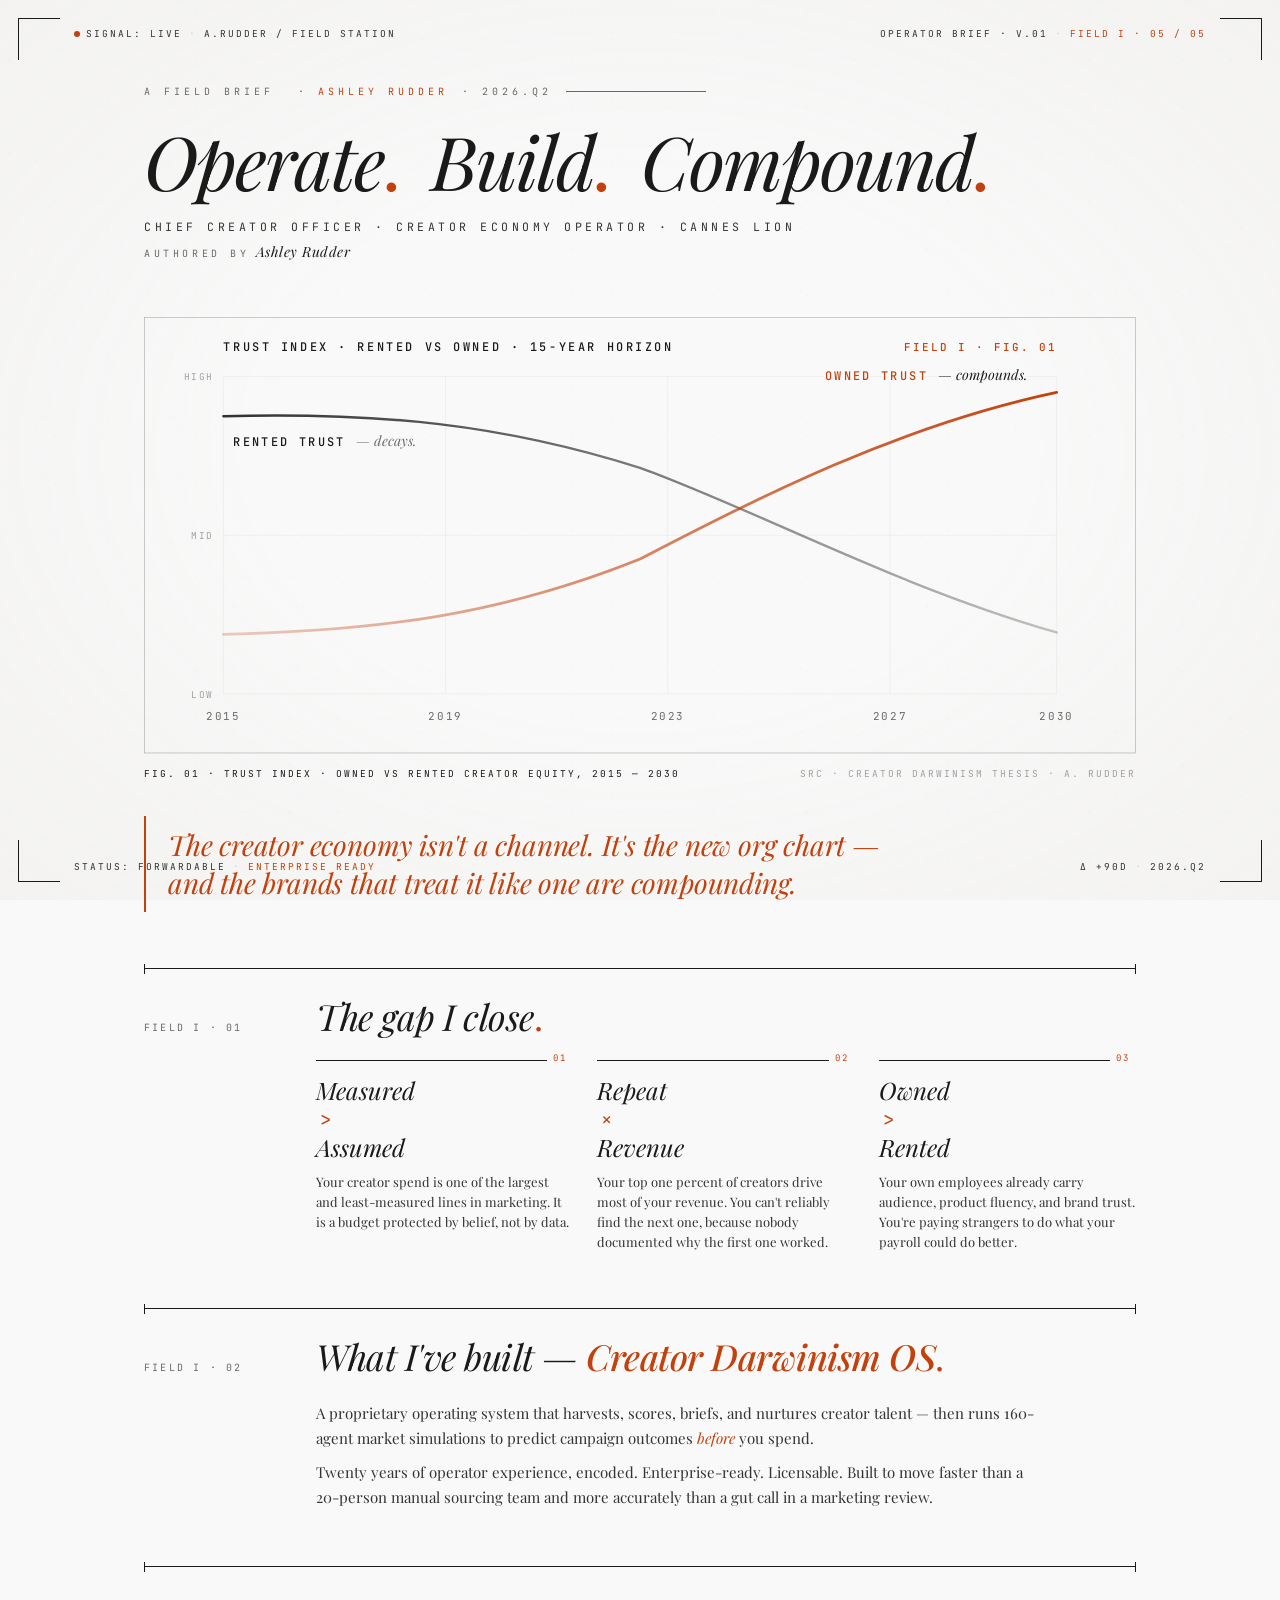
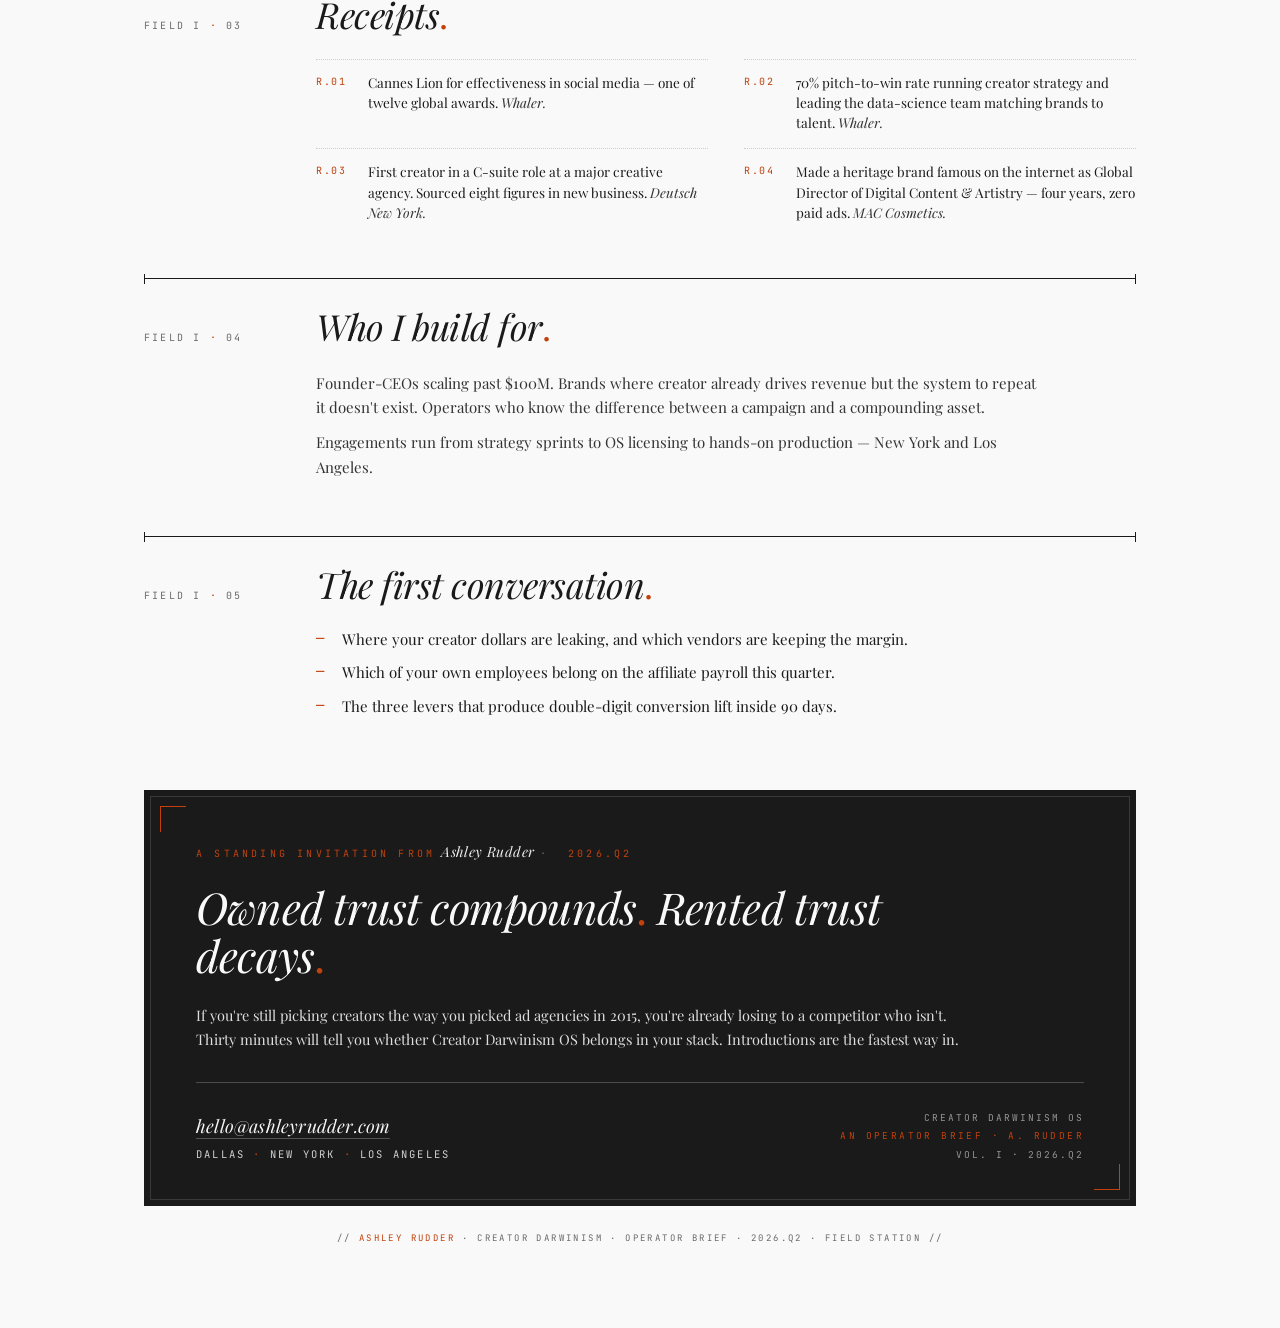
<file: index.html>
<!DOCTYPE html>
<html lang="en">
<head>
<meta charset="UTF-8">
<meta name="viewport" content="width=device-width, initial-scale=1.0">
<title>Ashley Rudder — Operator's Field Brief · Creator Darwinism OS</title>
<meta name="description" content="A one-page field brief on working with Ashley Rudder. Creator Economy Operator. Cannes Lion. Built Creator Darwinism OS — the enterprise operating system for owned creator assets.">
<meta property="og:title" content="Ashley Rudder — Operator's Field Brief">
<meta property="og:description" content="Owned trust compounds. Rented trust decays. The operator brief behind Creator Darwinism OS.">
<meta property="og:type" content="website">
<meta name="theme-color" content="#F9F9F9">
<link rel="preconnect" href="https://fonts.googleapis.com">
<link rel="preconnect" href="https://fonts.gstatic.com" crossorigin>
<link href="https://fonts.googleapis.com/css2?family=Playfair+Display:ital,wght@0,400;0,500;0,700;1,400;1,500&family=JetBrains+Mono:wght@400;500&display=swap" rel="stylesheet">
<style>
:root {
  color-scheme: light;
  --bg: #F9F9F9;
  --bg-deep: #F2F0EC;
  --ink: #1a1a1a;
  --ink-soft: #333333;
  --ink-muted: #6a6a6a;
  --ink-faint: #a0a0a0;
  --hair: #cfcfcf;
  --accent: #c2410c;
  --accent-soft: rgba(194,65,12,0.12);
}

* { box-sizing: border-box; margin: 0; padding: 0; }

html, body { background: var(--bg); color: var(--ink); }

body {
  font-family: 'Playfair Display', Didot, 'Bodoni 72', 'Cormorant Garamond', Georgia, serif;
  min-height: 100vh;
  position: relative;
  overflow-x: hidden;
  padding-bottom: 56px;
  -webkit-font-smoothing: antialiased;
  -moz-osx-font-smoothing: grayscale;
}

body::before {
  content: '';
  position: fixed;
  inset: 0;
  pointer-events: none;
  z-index: 1;
  opacity: 0.55;
  background-image:
    radial-gradient(circle at 17% 28%, rgba(0,0,0,0.025) 1px, transparent 1.6px),
    radial-gradient(circle at 71% 62%, rgba(0,0,0,0.022) 1px, transparent 1.6px),
    radial-gradient(circle at 41% 81%, rgba(0,0,0,0.018) 1px, transparent 1.6px),
    radial-gradient(circle at 85% 18%, rgba(0,0,0,0.014) 1px, transparent 1.4px);
  background-size: 47px 47px, 63px 63px, 89px 89px, 113px 113px;
}
body::after {
  content: '';
  position: fixed;
  inset: 0;
  pointer-events: none;
  z-index: 1;
  background: radial-gradient(ellipse at center, transparent 40%, rgba(180,170,150,0.08) 100%);
}

.mono {
  font-family: 'JetBrains Mono', 'IBM Plex Mono', ui-monospace, 'SF Mono', Menlo, monospace;
}

/* ─── HUD CORNER BRACKETS ─── */
.corner {
  position: fixed;
  width: 42px;
  height: 42px;
  z-index: 10;
  pointer-events: none;
}
.corner::before, .corner::after {
  content: '';
  position: absolute;
  background: var(--ink);
}
.corner::before { width: 100%; height: 1px; }
.corner::after  { height: 100%; width: 1px; }
.corner-tl { top: 18px; left: 18px; }
.corner-tl::before { top: 0; left: 0; }
.corner-tl::after  { top: 0; left: 0; }
.corner-tr { top: 18px; right: 18px; }
.corner-tr::before { top: 0; right: 0; }
.corner-tr::after  { top: 0; right: 0; }
.corner-bl { bottom: 18px; left: 18px; }
.corner-bl::before { bottom: 0; left: 0; }
.corner-bl::after  { bottom: 0; left: 0; }
.corner-br { bottom: 18px; right: 18px; }
.corner-br::before { bottom: 0; right: 0; }
.corner-br::after  { bottom: 0; right: 0; }

/* ─── LIVE HUD ─── */
.hud {
  position: fixed;
  font-size: 9.5px;
  letter-spacing: 2px;
  color: var(--ink-soft);
  text-transform: uppercase;
  z-index: 9;
  line-height: 1.6;
  pointer-events: none;
}
.hud-tl { top: 26px; left: 74px; }
.hud-tr { top: 26px; right: 74px; text-align: right; }
.hud-bl { bottom: 26px; left: 74px; }
.hud-br { bottom: 26px; right: 74px; text-align: right; }

.hud .signal {
  display: inline-block;
  width: 6px;
  height: 6px;
  border-radius: 50%;
  background: var(--accent);
  margin-right: 6px;
  vertical-align: middle;
  animation: pulseSignal 2.1s infinite;
}
@keyframes pulseSignal {
  0%, 100% { opacity: 1; box-shadow: 0 0 0 0 rgba(194,65,12,0.45); }
  50%      { opacity: 0.6; box-shadow: 0 0 0 4px rgba(194,65,12,0); }
}
.hud .sep { color: var(--hair); margin: 0 7px; }
.hud .accent { color: var(--accent); }

.container {
  position: relative;
  max-width: 1120px;
  margin: 0 auto;
  padding: 78px 64px 28px;
  z-index: 2;
}

/* ─── HEADER ─── */
header {
  text-align: left;
  margin-bottom: 20px;
  position: relative;
}
.eyebrow-strip {
  font-size: 10px;
  letter-spacing: 4px;
  color: var(--ink-muted);
  text-transform: uppercase;
  margin-bottom: 28px;
  display: inline-flex;
  align-items: center;
  gap: 14px;
  opacity: 0;
  transform: translateY(8px);
  animation: fadeUp 0.9s 0.1s forwards;
}
.eyebrow-strip::after {
  content: '';
  display: block;
  width: 140px;
  height: 1px;
  background: var(--ink-muted);
}
.eyebrow-strip .author { color: var(--accent); }

h1 {
  font-size: clamp(44px, 5.8vw, 78px);
  font-weight: 400;
  letter-spacing: -2px;
  line-height: 0.95;
  margin-bottom: 22px;
  font-style: italic;
  white-space: nowrap;
}
h1 .word {
  display: inline-block;
  opacity: 0;
  transform: translateY(14px);
}
h1 .word.in {
  animation: wordRise 0.85s cubic-bezier(0.2, 0.7, 0.2, 1) forwards;
}
h1 .period {
  color: var(--accent);
  font-style: normal;
  margin-right: 4px;
  margin-left: -2px;
  display: inline-block;
  opacity: 0;
  transform: scale(0.6);
}
h1 .period.in {
  animation: periodBloom 0.55s cubic-bezier(0.2, 0.7, 0.2, 1) forwards;
}
h1 .unit {
  display: inline-block;
  white-space: nowrap;
  margin-right: 0.15em;
}

@keyframes wordRise {
  from { opacity: 0; transform: translateY(14px); }
  to   { opacity: 1; transform: translateY(0); }
}
@keyframes periodBloom {
  0%   { opacity: 0; transform: scale(0.3); }
  60%  { opacity: 1; transform: scale(1.4); }
  100% { opacity: 1; transform: scale(1); }
}
@keyframes fadeUp {
  to { opacity: 1; transform: translateY(0); }
}

.subtitle {
  font-size: 11.5px;
  letter-spacing: 3.5px;
  text-transform: uppercase;
  color: var(--ink-soft);
  margin-bottom: 8px;
  opacity: 0;
  transform: translateY(6px);
  animation: fadeUp 0.9s 1.8s forwards;
}
.byline {
  font-family: 'JetBrains Mono', monospace;
  font-size: 10px;
  letter-spacing: 3.6px;
  text-transform: uppercase;
  color: var(--ink-muted);
  opacity: 0;
  transform: translateY(6px);
  animation: fadeUp 0.9s 1.95s forwards;
}
.byline .name {
  color: var(--ink);
  font-family: 'Playfair Display', Didot, serif;
  font-style: italic;
  font-size: 14px;
  text-transform: none;
  letter-spacing: 0.5px;
  margin-left: 6px;
}

/* ─── HERO VIZ ─── */
.viz-wrap {
  margin: 56px 0 36px;
  opacity: 0;
  animation: fadeUp 1.4s 2.2s forwards;
}
.viz {
  width: 100%;
  height: auto;
  display: block;
  overflow: visible;
}
.viz-caption {
  margin-top: 14px;
  display: flex;
  justify-content: space-between;
  align-items: baseline;
  gap: 20px;
  flex-wrap: wrap;
  font-family: 'JetBrains Mono', monospace;
  font-size: 9.5px;
  letter-spacing: 2px;
  text-transform: uppercase;
  color: var(--ink-muted);
}
.viz-caption .lead { color: var(--ink); }
.viz-caption .src  { color: var(--ink-faint); }

/* Text halo — renders stroke first so labels read over the curves */
.viz text.outlined {
  paint-order: stroke;
  stroke: #F9F9F9;
  stroke-width: 4;
  stroke-linejoin: round;
}

/* Soft radiating pulse from the inflection dot */
@keyframes inflectionPulse {
  0%   { r: 7;  opacity: 0.5; stroke-width: 1.2; }
  80%  { opacity: 0; stroke-width: 0.4; }
  100% { r: 34; opacity: 0; stroke-width: 0.2; }
}
.viz .pulse-ring {
  animation: inflectionPulse 2.8s cubic-bezier(0.22, 1, 0.36, 1) infinite;
}
.viz .pulse-ring.delayed {
  animation-delay: 1.4s;
}

.thesis-pull {
  font-family: 'Playfair Display', Didot, 'Bodoni 72', Georgia, serif;
  font-style: italic;
  font-size: clamp(20px, 2.4vw, 28px);
  line-height: 1.35;
  color: var(--accent);
  border-left: 2px solid var(--accent);
  padding: 10px 0 10px 22px;
  margin: 36px 0 16px;
  max-width: 780px;
  letter-spacing: -0.2px;
}

/* ─── SECTIONS ─── */
.section {
  margin-top: 56px;
  padding-top: 28px;
  border-top: 1px solid var(--ink);
  position: relative;
  opacity: 0;
  transform: translateY(14px);
  transition: opacity 0.8s cubic-bezier(0.2, 0.7, 0.2, 1), transform 0.8s cubic-bezier(0.2, 0.7, 0.2, 1);
}
.section.in { opacity: 1; transform: translateY(0); }
.section::before, .section::after {
  content: '';
  position: absolute;
  width: 1px;
  height: 10px;
  background: var(--ink);
  top: -5px;
}
.section::before { left: 0; }
.section::after  { right: 0; }

.section-head {
  display: grid;
  grid-template-columns: 140px 1fr;
  gap: 32px;
  margin-bottom: 24px;
  align-items: baseline;
}
.section-num {
  font-family: 'JetBrains Mono', monospace;
  font-size: 10px;
  letter-spacing: 2.2px;
  color: var(--ink-muted);
  text-transform: uppercase;
}
.section-num .accent { color: var(--accent); }
.section-title {
  font-family: 'Playfair Display', Didot, serif;
  font-style: italic;
  font-size: clamp(24px, 3vw, 36px);
  font-weight: 400;
  letter-spacing: -0.5px;
  color: var(--ink);
  line-height: 1.1;
}
.section-title em {
  font-style: italic;
  color: var(--accent);
  font-weight: 500;
}
.section-title .period { color: var(--accent); font-style: normal; }

.section-body {
  display: grid;
  grid-template-columns: 140px 1fr;
  gap: 32px;
}
.section-body .spacer { display: block; }

.prose {
  font-family: 'Playfair Display', Georgia, serif;
  font-size: 15px;
  line-height: 1.65;
  color: var(--ink-soft);
  max-width: 720px;
}
.prose + .prose { margin-top: 10px; }
.prose em { color: var(--accent); font-style: italic; }

/* ─── TRIAD ─── */
.triad {
  display: grid;
  grid-template-columns: repeat(3, 1fr);
  gap: 24px;
  max-width: 900px;
}
.triad-item {
  border-top: 1px solid var(--ink);
  padding-top: 16px;
  position: relative;
}
.triad-item::before {
  content: attr(data-num);
  position: absolute;
  top: -9px;
  right: 0;
  font-family: 'JetBrains Mono', monospace;
  font-size: 9px;
  letter-spacing: 2px;
  color: var(--accent);
  background: var(--bg);
  padding: 0 6px;
}
.triad-item strong {
  font-family: 'Playfair Display', Didot, serif;
  font-style: italic;
  font-weight: 400;
  font-size: 24px;
  display: block;
  margin-bottom: 10px;
  line-height: 1.15;
  white-space: nowrap;
}
.triad-item strong .mark {
  font-family: 'JetBrains Mono', monospace;
  font-style: normal;
  color: var(--accent);
  font-size: 19px;
  margin: 0 4px;
  vertical-align: 2px;
}
.triad-item span {
  font-family: 'Playfair Display', Georgia, serif;
  font-size: 13px;
  line-height: 1.55;
  color: var(--ink-soft);
  display: block;
}

/* ─── RECEIPTS ─── */
.receipts {
  display: grid;
  grid-template-columns: 1fr 1fr;
  gap: 16px 36px;
  max-width: 900px;
}
.receipt {
  display: grid;
  grid-template-columns: 40px 1fr;
  gap: 12px;
  padding-top: 12px;
  border-top: 1px dotted var(--hair);
}
.receipt .mark {
  font-family: 'JetBrains Mono', monospace;
  font-size: 10px;
  letter-spacing: 1.6px;
  color: var(--accent);
  padding-top: 3px;
}
.receipt .body {
  font-family: 'Playfair Display', Georgia, serif;
  font-size: 13.5px;
  line-height: 1.5;
  color: var(--ink);
}
.receipt .body em {
  font-style: italic;
  color: var(--ink-soft);
}

/* ─── LIST ─── */
.list {
  display: flex;
  flex-direction: column;
  gap: 10px;
  max-width: 720px;
}
.list-item {
  font-family: 'Playfair Display', Georgia, serif;
  font-size: 15px;
  line-height: 1.55;
  color: var(--ink);
  padding-left: 26px;
  position: relative;
}
.list-item::before {
  content: '—';
  position: absolute;
  left: 0;
  top: 0;
  font-family: 'JetBrains Mono', monospace;
  color: var(--accent);
  font-size: 14px;
}

/* ─── CTA (DARK INVERSE) ─── */
.cta {
  margin-top: 72px;
  padding: 52px 52px 42px;
  background: var(--ink);
  color: var(--bg);
  position: relative;
  overflow: hidden;
  opacity: 0;
  transform: translateY(14px);
  transition: opacity 1s cubic-bezier(0.2, 0.7, 0.2, 1), transform 1s cubic-bezier(0.2, 0.7, 0.2, 1);
}
.cta.in { opacity: 1; transform: translateY(0); }
.cta::before {
  content: '';
  position: absolute;
  inset: 6px;
  border: 1px solid rgba(249,249,249,0.14);
  pointer-events: none;
}
.cta .cta-corner {
  position: absolute;
  width: 26px;
  height: 26px;
  z-index: 2;
}
.cta .cta-corner::before, .cta .cta-corner::after {
  content: '';
  position: absolute;
  background: var(--accent);
}
.cta .cta-corner::before { width: 100%; height: 1px; }
.cta .cta-corner::after  { height: 100%; width: 1px; }
.cta-corner-tl { top: 16px; left: 16px; }
.cta-corner-tl::before { top: 0; left: 0; }
.cta-corner-tl::after  { top: 0; left: 0; }
.cta-corner-br { bottom: 16px; right: 16px; }
.cta-corner-br::before { bottom: 0; right: 0; }
.cta-corner-br::after  { bottom: 0; right: 0; }

.cta-eye {
  font-family: 'JetBrains Mono', monospace;
  font-size: 10px;
  letter-spacing: 3.2px;
  color: var(--accent);
  text-transform: uppercase;
  margin-bottom: 22px;
}
.cta-eye .name {
  color: rgba(249,249,249,0.95);
  font-family: 'Playfair Display', Didot, serif;
  font-style: italic;
  font-size: 14px;
  text-transform: none;
  letter-spacing: 0.4px;
  margin: 0 6px;
}

.cta h2 {
  font-family: 'Playfair Display', Didot, 'Bodoni 72', serif;
  font-size: clamp(26px, 3.6vw, 44px);
  font-style: italic;
  font-weight: 400;
  line-height: 1.1;
  margin-bottom: 24px;
  letter-spacing: -0.8px;
  max-width: 820px;
}
.cta h2 .period { color: var(--accent); font-style: normal; }

.cta-body {
  font-family: 'Playfair Display', Georgia, serif;
  font-size: 14.5px;
  line-height: 1.65;
  color: rgba(249,249,249,0.88);
  max-width: 780px;
  margin-bottom: 30px;
}

.cta-footer {
  padding-top: 26px;
  border-top: 1px solid rgba(249,249,249,0.22);
  display: grid;
  grid-template-columns: 1fr auto;
  gap: 32px;
  align-items: end;
}
.cta-contact {
  font-family: 'JetBrains Mono', monospace;
  font-size: 10.5px;
  letter-spacing: 2.2px;
  color: rgba(249,249,249,0.82);
  text-transform: uppercase;
  line-height: 1.95;
}
.cta-contact .accent { color: var(--accent); }
.cta-contact a {
  font-family: 'Playfair Display', Didot, serif;
  font-style: italic;
  font-size: 18px;
  letter-spacing: 0.2px;
  text-transform: none;
  color: rgba(249,249,249,0.98);
  text-decoration: none;
  border-bottom: 1px solid rgba(249,249,249,0.25);
  transition: border-color 0.25s;
}
.cta-contact a:hover { border-color: var(--accent); }

.cta-code {
  font-family: 'JetBrains Mono', monospace;
  font-size: 9.5px;
  letter-spacing: 2px;
  color: rgba(249,249,249,0.55);
  text-align: right;
  line-height: 1.95;
  white-space: nowrap;
}
.cta-code .author-line { color: var(--accent); letter-spacing: 2.4px; }

footer {
  margin-top: 26px;
  text-align: center;
  font-family: 'JetBrains Mono', monospace;
  font-size: 9px;
  letter-spacing: 2.4px;
  color: var(--ink-muted);
  text-transform: uppercase;
}
footer .author { color: var(--accent); }

/* ─── RESPONSIVE ─── */
@media (max-width: 900px) {
  .container { padding: 74px 24px 28px; max-width: 100%; }
  .section-head, .section-body { grid-template-columns: 1fr; gap: 12px; }
  .section-body .spacer { display: none; }
  .triad { grid-template-columns: 1fr; }
  .receipts { grid-template-columns: 1fr; }
  .cta { padding: 36px 28px 30px; }
  .cta-footer { grid-template-columns: 1fr; }
  .cta-code { text-align: left; }
  .hud-bl, .hud-br { display: none; }
  .hud-tl, .hud-tr { font-size: 8.5px; letter-spacing: 1.2px; }
}

/* Hand-held: hide HUD text, shrink frame, reflow eyebrow, boost SVG text */
@media (max-width: 680px) {
  .hud-tl, .hud-tr { display: none; }
  .corner {
    width: 26px;
    height: 26px;
    transition: opacity 0.35s ease, transform 0.35s ease;
  }
  .corner-tl { top: 12px; left: 12px; }
  .corner-tr { top: 12px; right: 12px; }
  .corner-bl { bottom: 12px; left: 12px; }
  .corner-br { bottom: 12px; right: 12px; }
  body.scrolled .corner {
    opacity: 0;
    transform: scale(0.6);
    pointer-events: none;
  }

  .section-title .t-dash { display: none; }
  .section-title .t-lead { display: block; margin-bottom: 2px; }
  .section-title .t-product { display: inline-block; }

  .container { padding: 44px 18px 24px; }

  .eyebrow-strip {
    display: flex;
    flex-wrap: wrap;
    gap: 8px;
    margin-bottom: 20px;
    font-size: 9px;
    letter-spacing: 2.4px;
  }
  .eyebrow-strip::after { display: none; }

  h1 {
    font-size: clamp(38px, 10.5vw, 58px);
    letter-spacing: -0.8px;
    line-height: 0.98;
    margin-bottom: 18px;
    white-space: normal; /* allow wrap to 2+ lines on phones */
  }

  .subtitle { font-size: 10px; letter-spacing: 2.4px; line-height: 1.55; }
  .byline { font-size: 9px; letter-spacing: 2.4px; }

  .viz-wrap { margin: 36px -6px 26px; }
  .viz text.viz-title { font-size: 14px; letter-spacing: 1.4px; }
  .viz text.viz-fig { font-size: 13px; letter-spacing: 1.4px; }
  .viz text.viz-axis { font-size: 14px; letter-spacing: 0.8px; }
  .viz text.viz-ylabel { display: none; }
  .viz text.viz-series { font-size: 14px; letter-spacing: 1.2px; }
  .viz text.viz-series-sub { font-size: 16px; }
  .viz text.viz-inflection { font-size: 13px; letter-spacing: 1.2px; }
  .viz text.viz-inflection-sub { font-size: 14px; }
  .viz text.viz-now { font-size: 12px; letter-spacing: 1.4px; }
  .viz-caption { flex-direction: column; gap: 4px; font-size: 9px; letter-spacing: 1.6px; }

  .thesis-pull {
    font-size: 18px;
    padding: 6px 0 6px 16px;
    margin: 28px 0 10px;
  }

  .section { margin-top: 44px; padding-top: 22px; }
  .section-title { font-size: 24px; letter-spacing: -0.3px; }
  .section-num { font-size: 9.5px; }

  .triad-item strong { font-size: 21px; }
  .triad-item span { font-size: 13px; }

  .receipt { grid-template-columns: 36px 1fr; gap: 10px; }
  .receipt .body { font-size: 13px; }

  .list-item { font-size: 14px; }

  .cta {
    margin-top: 52px;
    padding: 32px 22px 28px;
  }
  .cta-corner-tl { top: 12px; left: 12px; }
  .cta-corner-br { bottom: 12px; right: 12px; }
  .cta-eye { font-size: 9px; letter-spacing: 2.4px; margin-bottom: 16px; }
  .cta h2 {
    font-size: 23px;
    letter-spacing: -0.3px;
    line-height: 1.2;
    margin-bottom: 18px;
  }
  .cta-body { font-size: 13.5px; margin-bottom: 22px; }
  .cta-contact a { font-size: 15px; }
  .cta-contact { font-size: 9.5px; letter-spacing: 1.8px; line-height: 2.1; }
  .cta-code { font-size: 8.5px; letter-spacing: 1.6px; }

  footer { font-size: 8px; letter-spacing: 1.8px; }
}

@media (max-width: 400px) {
  h1 { font-size: 36px; }
  .cta h2 { font-size: 21px; }
  .thesis-pull { font-size: 17px; }
  .section-title { font-size: 22px; }
}

/* ─── PRINT ─── */
@media print {
  body::before, body::after { opacity: 0.3; }
  .corner, .hud { display: none !important; }
  .container { padding: 36px 40px 24px; max-width: 100%; }
  .section, .cta { opacity: 1 !important; transform: none !important; break-inside: avoid; }
  h1 .word, h1 .period { opacity: 1 !important; transform: none !important; animation: none !important; }
  .eyebrow-strip, .subtitle, .byline, .viz-wrap { opacity: 1 !important; transform: none !important; animation: none !important; }
  @page { size: letter; margin: 0.4in; }
}
</style>
</head>
<body>

<div class="corner corner-tl"></div>
<div class="corner corner-tr"></div>
<div class="corner corner-bl"></div>
<div class="corner corner-br"></div>

<div class="hud hud-tl mono"><span class="signal"></span>SIGNAL: LIVE<span class="sep">·</span>A.RUDDER / FIELD STATION</div>
<div class="hud hud-tr mono">OPERATOR BRIEF · V.01<span class="sep">·</span><span class="accent" id="hudRight">FIELD I · 00 / 05</span></div>
<div class="hud hud-bl mono">STATUS: FORWARDABLE<span class="sep">·</span><span class="accent">ENTERPRISE READY</span></div>
<div class="hud hud-br mono">Δ +90D<span class="sep">·</span>2026.Q2</div>

<div class="container">

<header>
  <div class="eyebrow-strip mono">A Field Brief<span class="author">&nbsp;·&nbsp;Ashley Rudder</span><span>·&nbsp;2026.Q2</span></div>

  <h1 aria-label="Operate. Build. Compound.">
    <span class="unit"><span class="word" data-delay="0.35">Operate</span><span class="period" data-delay="0.55">.</span></span>
    <span class="unit"><span class="word" data-delay="0.85">Build</span><span class="period" data-delay="1.05">.</span></span>
    <span class="unit"><span class="word" data-delay="1.35">Compound</span><span class="period" data-delay="1.60">.</span></span>
  </h1>

  <div class="subtitle mono">Chief Creator Officer · Creator Economy Operator · Cannes Lion</div>
  <div class="byline mono">Authored by<span class="name">Ashley Rudder</span></div>

  <div class="viz-wrap">
    <svg class="viz" viewBox="0 0 1000 440" xmlns="http://www.w3.org/2000/svg" aria-label="Chart: Owned trust compounds. Rented trust decays.">
      <defs>
        <linearGradient id="gradOwned" x1="0" y1="0" x2="1" y2="0">
          <stop offset="0%"  stop-color="#c2410c" stop-opacity="0.25"/>
          <stop offset="100%" stop-color="#c2410c" stop-opacity="1"/>
        </linearGradient>
        <linearGradient id="gradRented" x1="0" y1="0" x2="1" y2="0">
          <stop offset="0%"  stop-color="#1a1a1a" stop-opacity="0.9"/>
          <stop offset="100%" stop-color="#1a1a1a" stop-opacity="0.25"/>
        </linearGradient>
      </defs>

      <!-- frame -->
      <rect x="0.5" y="0.5" width="999" height="439" fill="none" stroke="#1a1a1a" stroke-width="0.6" opacity="0.35"/>

      <!-- gridlines -->
      <g stroke="#1a1a1a" stroke-width="0.35" opacity="0.12">
        <line x1="80"  y1="60" x2="80"  y2="380"/>
        <line x1="304" y1="60" x2="304" y2="380"/>
        <line x1="528" y1="60" x2="528" y2="380"/>
        <line x1="752" y1="60" x2="752" y2="380"/>
        <line x1="920" y1="60" x2="920" y2="380"/>
        <line x1="80" y1="60"  x2="920" y2="60"/>
        <line x1="80" y1="220" x2="920" y2="220"/>
        <line x1="80" y1="380" x2="920" y2="380"/>
      </g>

      <!-- x-axis labels -->
      <g font-family="'JetBrains Mono', monospace" font-size="11" fill="#6a6a6a" letter-spacing="1.6">
        <text class="viz-axis" x="80"  y="406" text-anchor="middle">2015</text>
        <text class="viz-axis" x="304" y="406" text-anchor="middle">2019</text>
        <text class="viz-axis" x="528" y="406" text-anchor="middle">2023</text>
        <text class="viz-axis" x="752" y="406" text-anchor="middle">2027</text>
        <text class="viz-axis" x="920" y="406" text-anchor="middle">2030</text>
      </g>

      <!-- y-axis labels -->
      <g font-family="'JetBrains Mono', monospace" font-size="9.5" fill="#a0a0a0" letter-spacing="1.4">
        <text class="viz-ylabel" x="70" y="64" text-anchor="end">HIGH</text>
        <text class="viz-ylabel" x="70" y="224" text-anchor="end">MID</text>
        <text class="viz-ylabel" x="70" y="384" text-anchor="end">LOW</text>
      </g>

      <!-- chart title -->
      <text class="viz-title" x="80" y="34" font-family="'JetBrains Mono', monospace" font-size="12" fill="#1a1a1a" letter-spacing="2.6" font-weight="500">TRUST INDEX · RENTED VS OWNED · 15-YEAR HORIZON</text>
      <text class="viz-fig" x="920" y="34" text-anchor="end" font-family="'JetBrains Mono', monospace" font-size="11" fill="#c2410c" letter-spacing="2" font-weight="500">FIELD I · FIG. 01</text>

      <!-- rented trust curve (decays) -->
      <path id="rentedCurve"
            d="M 80 100 C 240 96 360 108 500 152 C 620 196 760 272 920 318"
            fill="none" stroke="url(#gradRented)" stroke-width="2.4" stroke-linecap="round"
            stroke-dasharray="2000" stroke-dashoffset="2000"/>

      <!-- owned trust curve (compounds) -->
      <path id="ownedCurve"
            d="M 80 320 C 240 316 360 300 500 244 C 620 182 760 110 920 76"
            fill="none" stroke="url(#gradOwned)" stroke-width="2.8" stroke-linecap="round"
            stroke-dasharray="2000" stroke-dashoffset="2000"/>

      <!-- NOW marker (vertical + pill anchored at the bottom, below the x-axis) -->
      <g id="nowMark" opacity="0">
        <line x1="696" y1="60" x2="696" y2="414" stroke="#1a1a1a" stroke-width="1" stroke-dasharray="3 4" opacity="0.78"/>
        <rect x="674" y="414" width="44" height="20" fill="#1a1a1a"/>
        <text class="viz-now" x="696" y="428" text-anchor="middle" font-family="'JetBrains Mono', monospace" font-size="11" fill="#F9F9F9" letter-spacing="2.8" font-weight="500">NOW</text>
      </g>

      <!-- inflection callout — dot sits AT the true mathematical crossing (x≈600, y≈193) -->
      <g id="inflection" opacity="0">
        <!-- two soft radiating pulse rings with offset timing -->
        <circle class="pulse-ring" cx="600" cy="193" r="7" fill="none" stroke="#c2410c" stroke-width="1.2"/>
        <circle class="pulse-ring delayed" cx="600" cy="193" r="7" fill="none" stroke="#c2410c" stroke-width="1.2"/>
        <!-- static outer ring + solid dot -->
        <circle cx="600" cy="193" r="14" fill="none" stroke="#c2410c" stroke-width="0.9" opacity="0.5"/>
        <circle cx="600" cy="193" r="6.5" fill="#c2410c"/>
        <!-- label below the dot, center-anchored -->
        <text class="viz-inflection outlined" x="600" y="226" text-anchor="middle" font-family="'JetBrains Mono', monospace" font-size="12" fill="#c2410c" letter-spacing="2.4" font-weight="500">INFLECTION · 2024</text>
        <text class="viz-inflection-sub outlined" x="600" y="244" text-anchor="middle" font-family="'Playfair Display', serif" font-style="italic" font-size="14" fill="#1a1a1a">the curves cross</text>
      </g>

      <!-- Rented series label — single line, positioned UNDER the flat-high section of the curve -->
      <text class="viz-series outlined" x="90" y="130" font-family="'JetBrains Mono', monospace" font-size="12" fill="#1a1a1a" letter-spacing="2.4" font-weight="500">RENTED TRUST<tspan font-family="'Playfair Display', Georgia, serif" font-style="italic" font-weight="400" font-size="14" fill="#6a6a6a" letter-spacing="0" dx="10">— decays.</tspan></text>

      <!-- Owned series label — single line, right-anchored -->
      <text class="viz-series outlined" x="890" y="64" text-anchor="end" font-family="'JetBrains Mono', monospace" font-size="12" fill="#c2410c" letter-spacing="2.4" font-weight="500">OWNED TRUST<tspan font-family="'Playfair Display', Georgia, serif" font-style="italic" font-weight="400" font-size="14" fill="#1a1a1a" letter-spacing="0" dx="10">— compounds.</tspan></text>
    </svg>
    <div class="viz-caption">
      <span class="lead mono">FIG. 01 · TRUST INDEX · Owned vs Rented creator equity, 2015 — 2030</span>
      <span class="src mono">SRC · Creator Darwinism Thesis · A. Rudder</span>
    </div>
  </div>

  <div class="thesis-pull">The creator economy isn't a channel. It's the new org chart &mdash; and the brands that treat it like one are compounding.</div>
</header>

<section class="section">
  <div class="section-head">
    <div class="section-num">Field I <span class="accent">·</span> 01</div>
    <div class="section-title">The gap I close<span class="period">.</span></div>
  </div>
  <div class="section-body">
    <div class="spacer"></div>
    <div class="triad">
      <div class="triad-item" data-num="01">
        <strong>Measured<span class="mark">&gt;</span>Assumed</strong>
        <span>Your creator spend is one of the largest and least-measured lines in marketing. It is a budget protected by belief, not by data.</span>
      </div>
      <div class="triad-item" data-num="02">
        <strong>Repeat<span class="mark">×</span>Revenue</strong>
        <span>Your top one percent of creators drive most of your revenue. You can't reliably find the next one, because nobody documented why the first one worked.</span>
      </div>
      <div class="triad-item" data-num="03">
        <strong>Owned<span class="mark">&gt;</span>Rented</strong>
        <span>Your own employees already carry audience, product fluency, and brand trust. You're paying strangers to do what your payroll could do better.</span>
      </div>
    </div>
  </div>
</section>

<section class="section">
  <div class="section-head">
    <div class="section-num">Field I <span class="accent">·</span> 02</div>
    <div class="section-title"><span class="t-lead">What I've built</span><span class="t-dash" aria-hidden="true"> &mdash; </span><em class="t-product">Creator Darwinism OS</em><span class="period">.</span></div>
  </div>
  <div class="section-body">
    <div class="spacer"></div>
    <div>
      <p class="prose">A proprietary operating system that harvests, scores, briefs, and nurtures creator talent &mdash; then runs 160-agent market simulations to predict campaign outcomes <em>before</em> you spend.</p>
      <p class="prose">Twenty years of operator experience, encoded. Enterprise-ready. Licensable. Built to move faster than a 20-person manual sourcing team and more accurately than a gut call in a marketing review.</p>
    </div>
  </div>
</section>

<section class="section">
  <div class="section-head">
    <div class="section-num">Field I <span class="accent">·</span> 03</div>
    <div class="section-title">Receipts<span class="period">.</span></div>
  </div>
  <div class="section-body">
    <div class="spacer"></div>
    <div class="receipts">
      <div class="receipt">
        <div class="mark">R.01</div>
        <div class="body">Cannes Lion for effectiveness in social media &mdash; one of twelve global awards. <em>Whaler.</em></div>
      </div>
      <div class="receipt">
        <div class="mark">R.02</div>
        <div class="body">70% pitch-to-win rate running creator strategy and leading the data-science team matching brands to talent. <em>Whaler.</em></div>
      </div>
      <div class="receipt">
        <div class="mark">R.03</div>
        <div class="body">First creator in a C-suite role at a major creative agency. Sourced eight figures in new business. <em>Deutsch New York.</em></div>
      </div>
      <div class="receipt">
        <div class="mark">R.04</div>
        <div class="body">Made a heritage brand famous on the internet as Global Director of Digital Content &amp; Artistry &mdash; four years, zero paid ads. <em>MAC Cosmetics.</em></div>
      </div>
    </div>
  </div>
</section>

<section class="section">
  <div class="section-head">
    <div class="section-num">Field I <span class="accent">·</span> 04</div>
    <div class="section-title">Who I build for<span class="period">.</span></div>
  </div>
  <div class="section-body">
    <div class="spacer"></div>
    <div>
      <p class="prose">Founder-CEOs scaling past $100M. Brands where creator already drives revenue but the system to repeat it doesn't exist. Operators who know the difference between a campaign and a compounding asset.</p>
      <p class="prose">Engagements run from strategy sprints to OS licensing to hands-on production &mdash; New York and Los Angeles.</p>
    </div>
  </div>
</section>

<section class="section">
  <div class="section-head">
    <div class="section-num">Field I <span class="accent">·</span> 05</div>
    <div class="section-title">The first conversation<span class="period">.</span></div>
  </div>
  <div class="section-body">
    <div class="spacer"></div>
    <div class="list">
      <div class="list-item">Where your creator dollars are leaking, and which vendors are keeping the margin.</div>
      <div class="list-item">Which of your own employees belong on the affiliate payroll this quarter.</div>
      <div class="list-item">The three levers that produce double-digit conversion lift inside 90 days.</div>
    </div>
  </div>
</section>

<section class="cta">
  <span class="cta-corner cta-corner-tl"></span>
  <span class="cta-corner cta-corner-br"></span>
  <div class="cta-eye mono">A Standing Invitation From<span class="name">Ashley Rudder</span><span style="color:rgba(249,249,249,0.35)">·</span>&nbsp;&nbsp;2026.Q2</div>
  <h2>Owned trust compounds<span class="period">.</span> Rented trust decays<span class="period">.</span></h2>
  <p class="cta-body">If you're still picking creators the way you picked ad agencies in 2015, you're already losing to a competitor who isn't. Thirty minutes will tell you whether Creator Darwinism OS belongs in your stack. Introductions are the fastest way in.</p>
  <div class="cta-footer">
    <div class="cta-contact">
      <a href="mailto:hello@ashleyrudder.com">hello@ashleyrudder.com</a><br>
      Dallas <span class="accent">·</span> New York <span class="accent">·</span> Los Angeles
    </div>
    <div class="cta-code mono">
      CREATOR DARWINISM OS<br>
      <span class="author-line">AN OPERATOR BRIEF · A. RUDDER</span><br>
      VOL. I · 2026.Q2
    </div>
  </div>
</section>

<footer class="mono">// <span class="author">ASHLEY RUDDER</span> · CREATOR DARWINISM · OPERATOR BRIEF · 2026.Q2 · FIELD STATION //</footer>

</div>

<script>
// ─── KINETIC HEADLINE ───
document.querySelectorAll('h1 .word, h1 .period').forEach((el) => {
  const d = parseFloat(el.dataset.delay || '0');
  el.style.animationDelay = d + 's';
  el.classList.add('in');
});

// ─── HERO CURVES REVEAL ───
// Curves draw slowly (~5s each), then lock static. Inflection + NOW fade in
// after both curves complete so the composition settles cleanly.
window.addEventListener('load', () => {
  const rented = document.getElementById('rentedCurve');
  const owned  = document.getElementById('ownedCurve');
  const lenR = rented.getTotalLength();
  const lenO = owned.getTotalLength();

  rented.style.strokeDasharray  = lenR;
  owned.style.strokeDasharray   = lenO;
  rented.style.strokeDashoffset = lenR;
  owned.style.strokeDashoffset  = lenO;

  // Slow, cinematic draw. Deliberate ease-out so they slow as they finish.
  rented.style.transition = 'stroke-dashoffset 4.8s cubic-bezier(0.22, 1, 0.36, 1) 2.4s';
  owned.style.transition  = 'stroke-dashoffset 5.4s cubic-bezier(0.22, 1, 0.36, 1) 2.6s';

  requestAnimationFrame(() => {
    rented.style.strokeDashoffset = 0;
    owned.style.strokeDashoffset  = 0;
  });

  // Lock the curves hard once drawn — no further transitions can re-trigger.
  const LOCK_MS = 2600 + 5400 + 100; // owned's total time + buffer
  setTimeout(() => {
    rented.style.transition = 'none';
    owned.style.transition  = 'none';
    rented.style.strokeDashoffset = 0;
    owned.style.strokeDashoffset  = 0;
  }, LOCK_MS);

  // NOW marker reveals just before curves settle so the viewer reads the vertical first
  setTimeout(() => {
    const n = document.getElementById('nowMark');
    n.style.transition = 'opacity 1.1s cubic-bezier(0.22, 1, 0.36, 1)';
    n.style.opacity = '1';
  }, 7400);

  // Inflection callout lands last — the payoff beat
  setTimeout(() => {
    const i = document.getElementById('inflection');
    i.style.transition = 'opacity 1.2s cubic-bezier(0.22, 1, 0.36, 1)';
    i.style.opacity = '1';
  }, 8200);
});

// ─── SECTION REVEAL (SCROLL) ───
const io = new IntersectionObserver((entries) => {
  entries.forEach(e => {
    if (e.isIntersecting) {
      e.target.classList.add('in');
      io.unobserve(e.target);
    }
  });
}, { threshold: 0.15 });
document.querySelectorAll('.section, .cta').forEach(s => io.observe(s));

// ─── MOBILE: HIDE CORNER BRACKETS ONCE USER SCROLLS PAST HERO ───
(function mobileCornerHide() {
  const mq = window.matchMedia('(max-width: 680px)');
  if (!mq.matches) return;
  let ticking = false;
  window.addEventListener('scroll', () => {
    if (ticking) return;
    ticking = true;
    requestAnimationFrame(() => {
      document.body.classList.toggle('scrolled', window.scrollY > 120);
      ticking = false;
    });
  }, { passive: true });
})();

// ─── HUD SECTION TRACKER ───
const sections = [...document.querySelectorAll('.section')];
const hudRight = document.getElementById('hudRight');
const hudTracker = new IntersectionObserver((entries) => {
  entries.forEach(e => {
    if (e.isIntersecting) {
      const idx = sections.indexOf(e.target) + 1;
      hudRight.textContent = `FIELD I · ${String(idx).padStart(2,'0')} / 05`;
    }
  });
}, { threshold: 0.4 });
sections.forEach(s => hudTracker.observe(s));
</script>

</body>
</html>
</file>
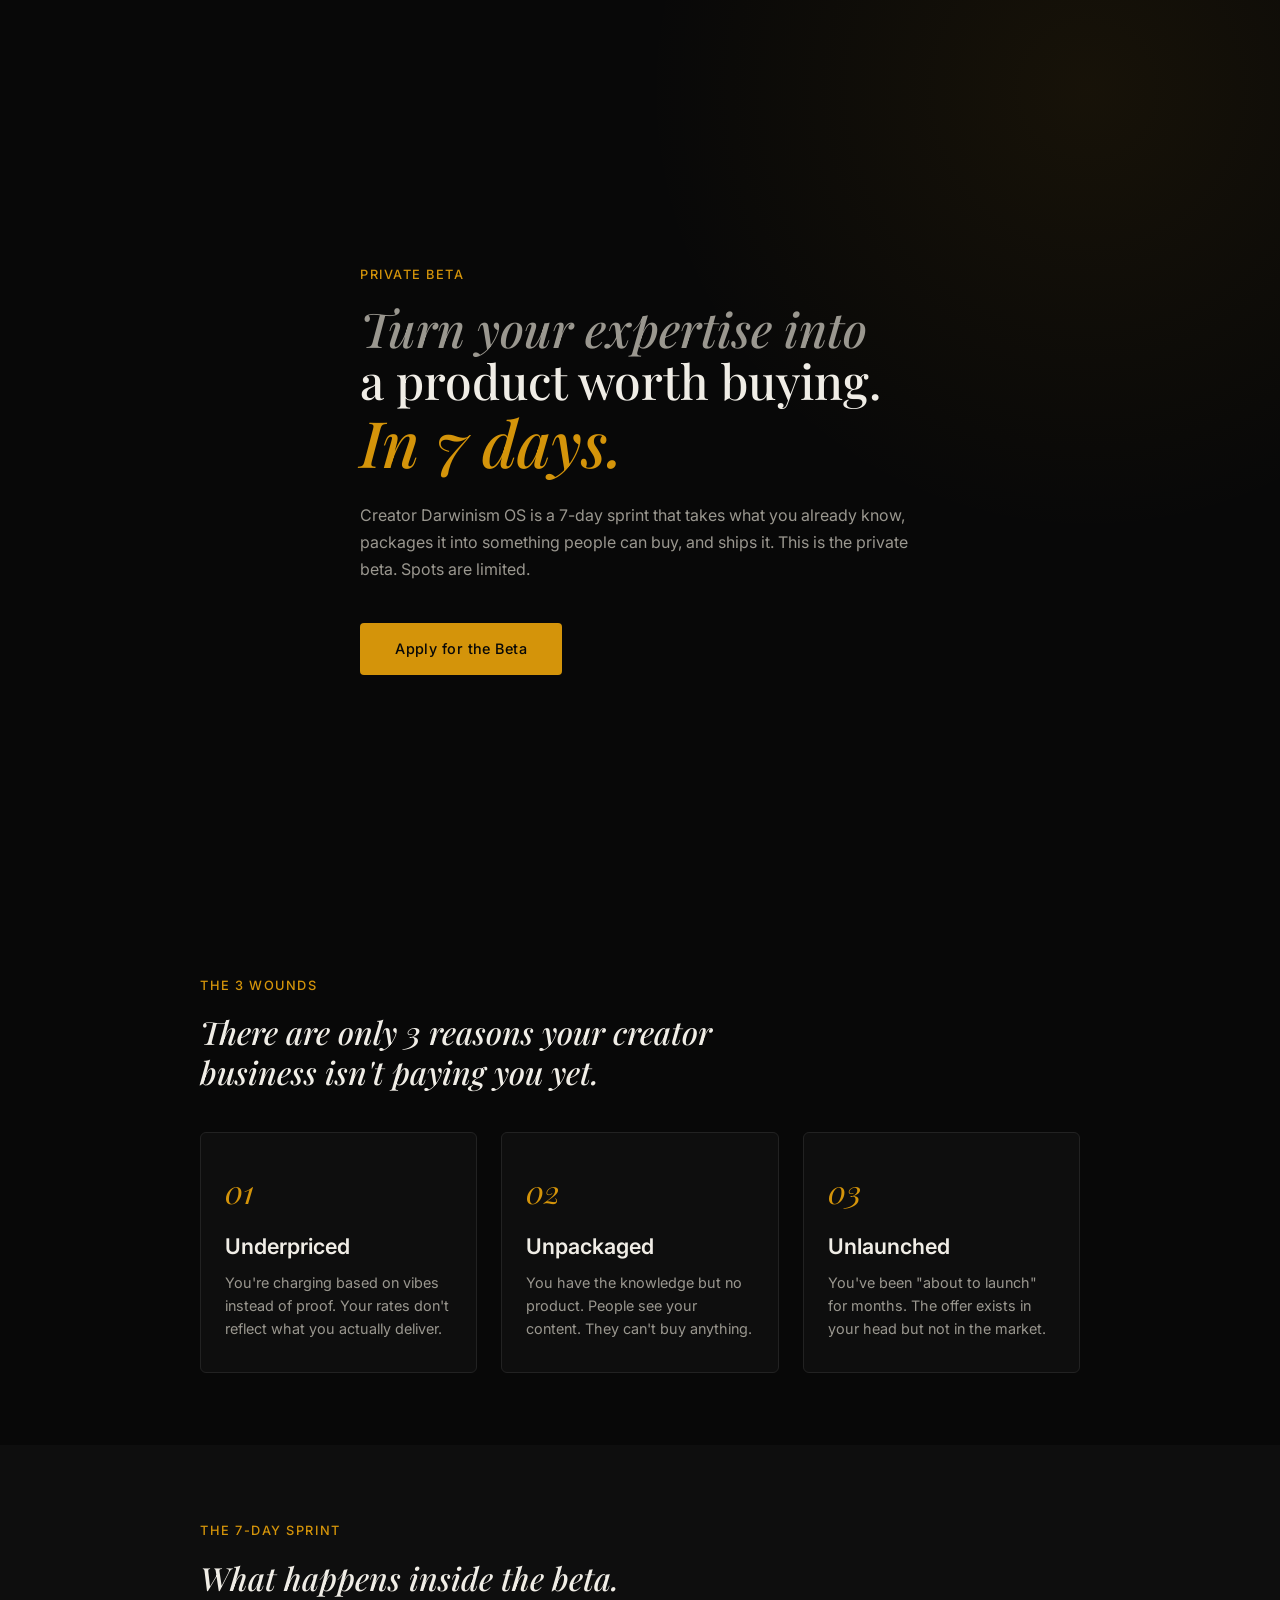
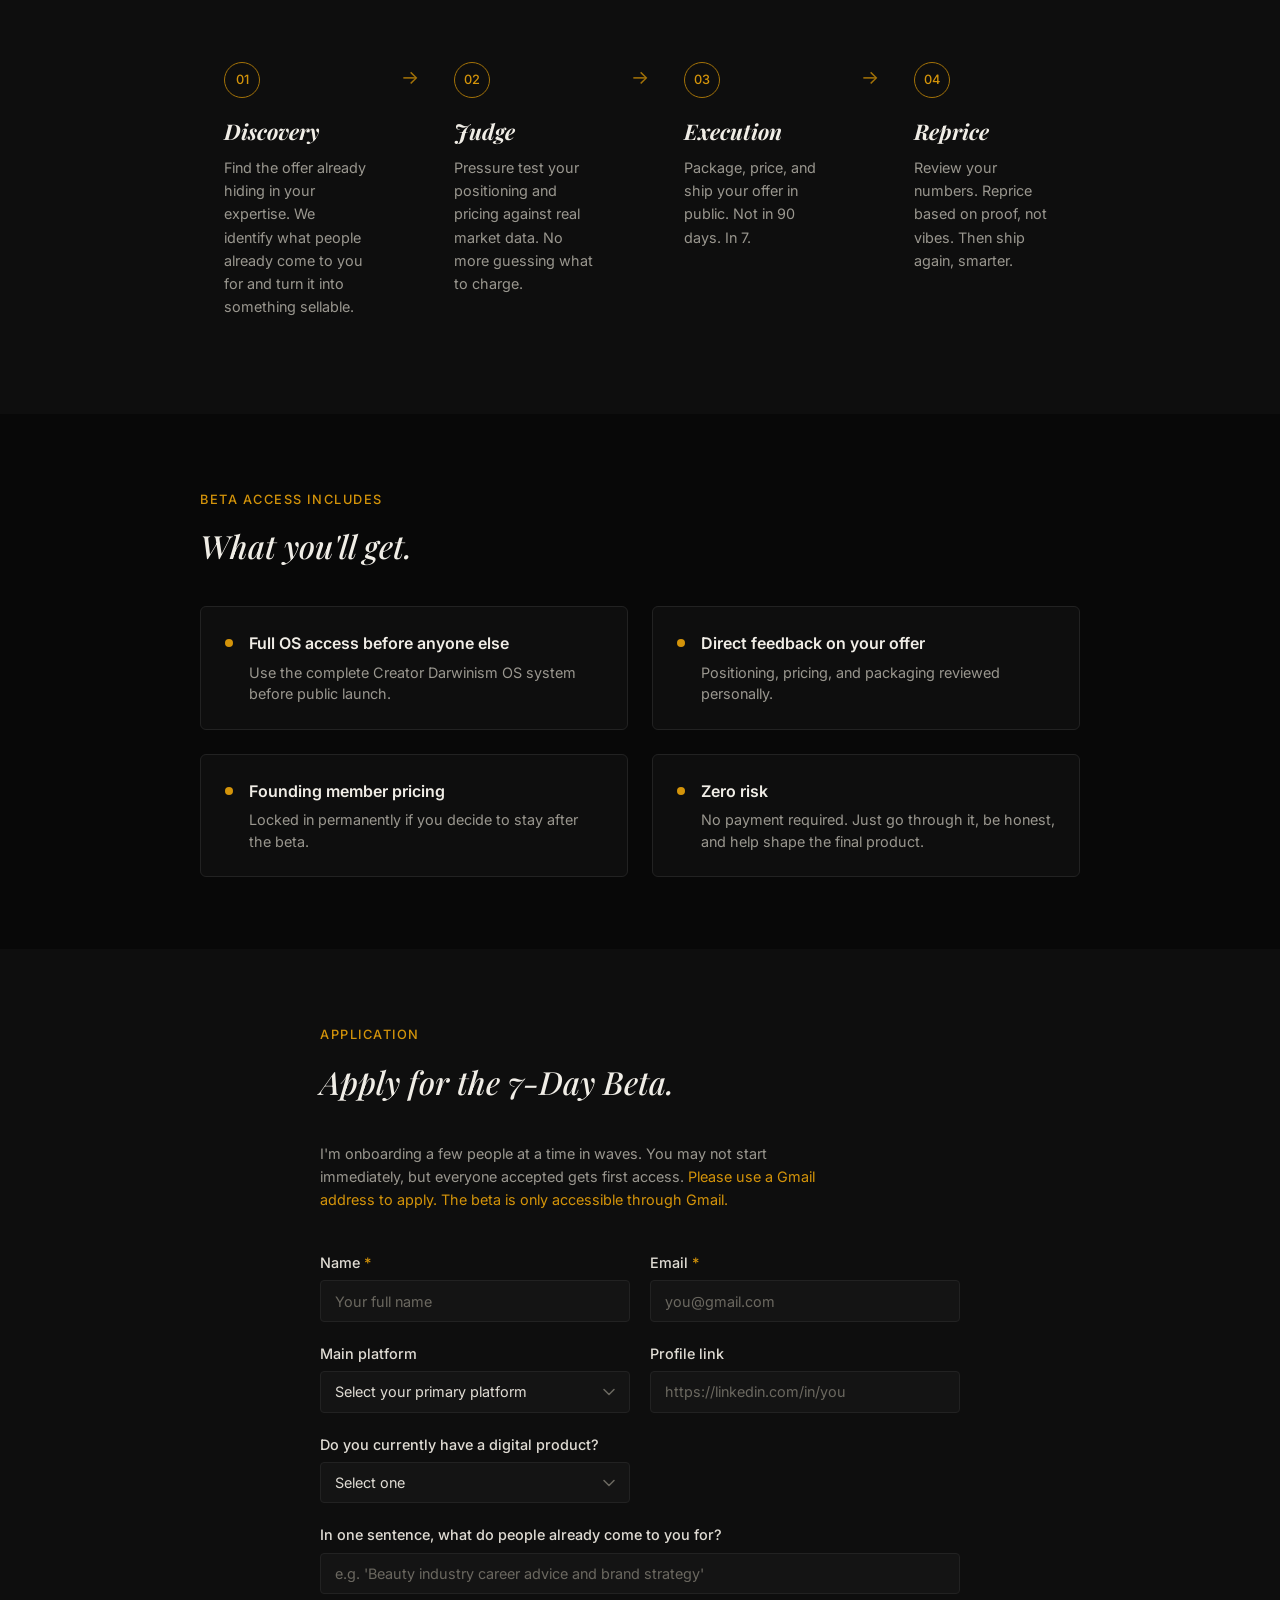
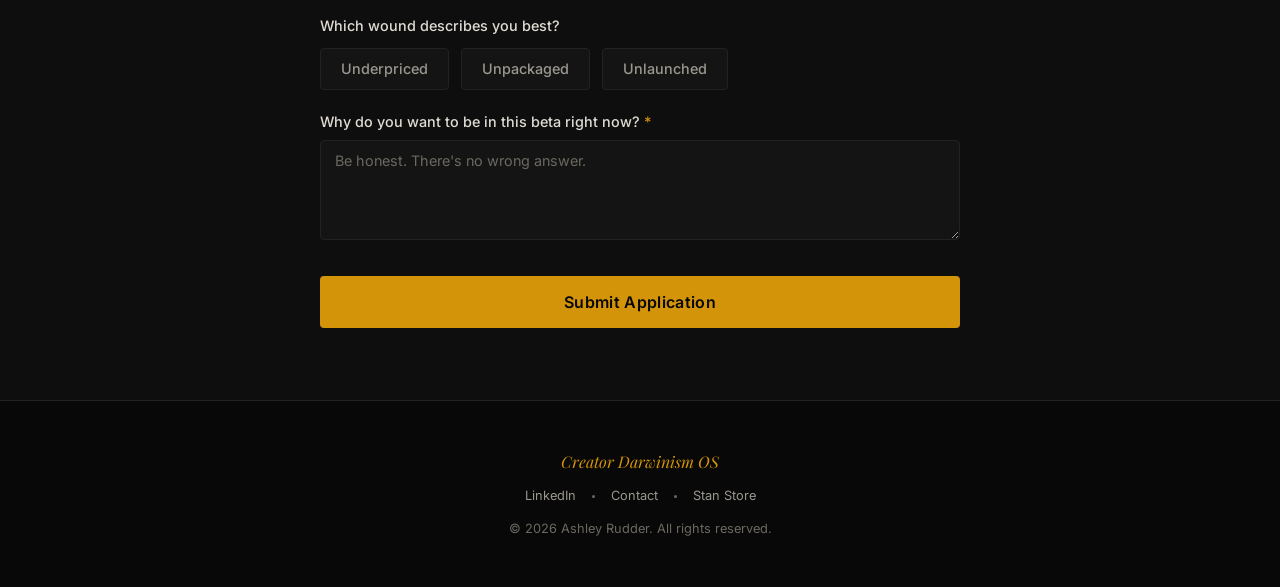
<file: projects/cdos-beta-sources/index.html>
<!DOCTYPE html>
<html lang="en" data-theme="dark">
<head>
  <meta charset="UTF-8">
  <meta name="viewport" content="width=device-width, initial-scale=1.0">
  <title>Creator Darwinism OS | 7-Day Beta</title>
  <meta name="description" content="Apply to ship one digital product in 7 days with the Creator Darwinism OS beta.">
  <meta property="og:title" content="Creator Darwinism OS | 7-Day Beta">
  <meta property="og:description" content="Turn your content into a paid digital product in 7 days. Apply for the private beta.">
  <link rel="preconnect" href="https://fonts.googleapis.com">
  <link rel="preconnect" href="https://fonts.gstatic.com" crossorigin>
  <link href="https://fonts.googleapis.com/css2?family=Inter:wght@300;400;500;600&family=Playfair+Display:ital,wght@0,400;0,500;0,600;1,400;1,500;1,600&display=swap" rel="stylesheet">
  <link rel="stylesheet" href="./style.css">
</head>
<body>
  <!-- HERO -->
  <section class="hero">
    <div class="hero-inner">
      <span class="label">PRIVATE BETA</span>
      <h1>
        <span class="hero-line-1">Turn your expertise into</span>
        <span class="hero-line-2">a product worth buying.</span>
        <span class="hero-line-3">In 7 days.</span>
      </h1>
      <p class="hero-sub">Creator Darwinism OS is a 7-day sprint that takes what you already know, packages it into something people can buy, and ships it. This is the private beta. Spots are limited.</p>
      <a href="#apply" class="cta-btn">Apply for the Beta</a>
    </div>
    <div class="hero-fade"></div>
  </section>

  <!-- THE PROBLEM -->
  <section class="section" id="problem">
    <div class="container">
      <span class="label">THE 3 WOUNDS</span>
      <h2>There are only 3 reasons your creator business isn't paying you yet.</h2>
      <div class="wounds-grid">
        <div class="wound-card">
          <span class="wound-number">01</span>
          <h3>Underpriced</h3>
          <p>You're charging based on vibes instead of proof. Your rates don't reflect what you actually deliver.</p>
        </div>
        <div class="wound-card">
          <span class="wound-number">02</span>
          <h3>Unpackaged</h3>
          <p>You have the knowledge but no product. People see your content. They can't buy anything.</p>
        </div>
        <div class="wound-card">
          <span class="wound-number">03</span>
          <h3>Unlaunched</h3>
          <p>You've been "about to launch" for months. The offer exists in your head but not in the market.</p>
        </div>
      </div>
    </div>
  </section>

  <!-- WHAT YOU'LL DO -->
  <section class="section section-dark" id="sprint">
    <div class="container">
      <span class="label">THE 7-DAY SPRINT</span>
      <h2>What happens inside the beta.</h2>
      <div class="loop-steps">
        <div class="loop-step">
          <span class="loop-icon">01</span>
          <h3>Discovery</h3>
          <p>Find the offer already hiding in your expertise. We identify what people already come to you for and turn it into something sellable.</p>
        </div>
        <div class="loop-connector"></div>
        <div class="loop-step">
          <span class="loop-icon">02</span>
          <h3>Judge</h3>
          <p>Pressure test your positioning and pricing against real market data. No more guessing what to charge.</p>
        </div>
        <div class="loop-connector"></div>
        <div class="loop-step">
          <span class="loop-icon">03</span>
          <h3>Execution</h3>
          <p>Package, price, and ship your offer in public. Not in 90 days. In 7.</p>
        </div>
        <div class="loop-connector"></div>
        <div class="loop-step">
          <span class="loop-icon">04</span>
          <h3>Reprice</h3>
          <p>Review your numbers. Reprice based on proof, not vibes. Then ship again, smarter.</p>
        </div>
      </div>
    </div>
  </section>

  <!-- WHAT YOU GET -->
  <section class="section" id="get">
    <div class="container">
      <span class="label">BETA ACCESS INCLUDES</span>
      <h2>What you'll get.</h2>
      <div class="benefits-grid">
        <div class="benefit">
          <div class="benefit-dot"></div>
          <div>
            <h3>Full OS access before anyone else</h3>
            <p>Use the complete Creator Darwinism OS system before public launch.</p>
          </div>
        </div>
        <div class="benefit">
          <div class="benefit-dot"></div>
          <div>
            <h3>Direct feedback on your offer</h3>
            <p>Positioning, pricing, and packaging reviewed personally.</p>
          </div>
        </div>
        <div class="benefit">
          <div class="benefit-dot"></div>
          <div>
            <h3>Founding member pricing</h3>
            <p>Locked in permanently if you decide to stay after the beta.</p>
          </div>
        </div>
        <div class="benefit">
          <div class="benefit-dot"></div>
          <div>
            <h3>Zero risk</h3>
            <p>No payment required. Just go through it, be honest, and help shape the final product.</p>
          </div>
        </div>
      </div>
    </div>
  </section>

  <!-- APPLICATION FORM -->
  <section class="section section-dark" id="apply">
    <div class="container form-container">
      <span class="label">APPLICATION</span>
      <h2>Apply for the 7-Day Beta.</h2>
      <p class="form-note">I'm onboarding a few people at a time in waves. You may not start immediately, but everyone accepted gets first access. <span class="gmail-note">Please use a Gmail address to apply. The beta is only accessible through Gmail.</span></p>

      <form id="betaForm" novalidate>
        <div class="form-row">
          <div class="form-group">
            <label for="name">Name <span class="req">*</span></label>
            <input type="text" id="name" name="name" required placeholder="Your full name">
          </div>
          <div class="form-group">
            <label for="email">Email <span class="req">*</span></label>
            <input type="email" id="email" name="email" required placeholder="you@gmail.com">
          </div>
        </div>

        <div class="form-row">
          <div class="form-group">
            <label for="platform">Main platform</label>
            <select id="platform" name="platform">
              <option value="" disabled selected>Select your primary platform</option>
              <option value="LinkedIn">LinkedIn</option>
              <option value="TikTok">TikTok</option>
              <option value="Instagram">Instagram</option>
              <option value="YouTube">YouTube</option>
              <option value="X / Twitter">X / Twitter</option>
              <option value="Other">Other</option>
            </select>
          </div>
          <div class="form-group">
            <label for="profile_url">Profile link</label>
            <input type="url" id="profile_url" name="profile_url" placeholder="https://linkedin.com/in/you">
          </div>
        </div>

        <div class="form-row">
          <div class="form-group">
            <label for="has_product">Do you currently have a digital product?</label>
            <select id="has_product" name="has_product">
              <option value="" disabled selected>Select one</option>
              <option value="Yes">Yes</option>
              <option value="No">No</option>
              <option value="Working on one">Working on one</option>
            </select>
          </div>
          <div class="form-group" id="product-detail-group" style="display:none;">
            <label for="product_detail">What is it and what price?</label>
            <input type="text" id="product_detail" name="product_detail" placeholder="e.g. 'Social media course, $97'">
          </div>
        </div>

        <div class="form-group full-width">
          <label for="known_for">In one sentence, what do people already come to you for?</label>
          <input type="text" id="known_for" name="known_for" placeholder="e.g. 'Beauty industry career advice and brand strategy'">
        </div>

        <div class="form-group full-width">
          <label for="wound">Which wound describes you best?</label>
          <div class="wound-select">
            <label class="wound-option">
              <input type="radio" name="wound" value="Underpriced">
              <span class="wound-chip">Underpriced</span>
            </label>
            <label class="wound-option">
              <input type="radio" name="wound" value="Unpackaged">
              <span class="wound-chip">Unpackaged</span>
            </label>
            <label class="wound-option">
              <input type="radio" name="wound" value="Unlaunched">
              <span class="wound-chip">Unlaunched</span>
            </label>
          </div>
        </div>

        <div class="form-group full-width">
          <label for="why_now">Why do you want to be in this beta right now? <span class="req">*</span></label>
          <textarea id="why_now" name="why_now" required rows="4" placeholder="Be honest. There's no wrong answer."></textarea>
        </div>

        <button type="submit" class="cta-btn submit-btn" id="submitBtn">
          <span id="btnText">Submit Application</span>
          <span id="btnLoading" style="display:none;">Submitting...</span>
        </button>
      </form>

      <!-- Success state -->
      <div id="successMsg" style="display:none;" class="success-message">
        <div class="success-icon">&#10003;</div>
        <h3>Application received.</h3>
        <p>I'll review your answers and reach out when it's time for your wave. In the meantime, follow me on <a href="https://linkedin.com/in/ashleyrudder1" target="_blank" rel="noopener noreferrer">LinkedIn</a> to stay in the loop.</p>
      </div>
    </div>
  </section>

  <!-- FOOTER -->
  <footer class="footer">
    <div class="container footer-inner">
      <p class="footer-brand">Creator Darwinism OS</p>
      <p class="footer-links">
        <a href="https://linkedin.com/in/ashleyrudder1" target="_blank" rel="noopener noreferrer">LinkedIn</a>
        <span class="footer-sep"></span>
        <a href="mailto:hello@ashleyrudder.com">Contact</a>
        <span class="footer-sep"></span>
        <a href="https://stan.store/Ashley_Rudder" target="_blank" rel="noopener noreferrer">Stan Store</a>
      </p>
      <p class="footer-copy">&copy; 2026 Ashley Rudder. All rights reserved.</p>

    </div>
  </footer>

  <!-- ADMIN PANEL (hidden, hash route) -->
  <div id="adminPanel" class="admin-panel" style="display:none;">
    <div class="admin-header">
      <h2>Beta Applications</h2>
      <div class="admin-actions">
        <button onclick="exportCSV()" class="admin-btn">Export CSV</button>
        <button onclick="closeAdmin()" class="admin-btn admin-btn-close">Close</button>
      </div>
    </div>
    <div class="admin-stats" id="adminStats"></div>
    <div class="admin-filters">
      <button class="filter-btn active" data-filter="all">All</button>
      <button class="filter-btn" data-filter="new">New</button>
      <button class="filter-btn" data-filter="accepted">Accepted</button>
      <button class="filter-btn" data-filter="waitlisted">Waitlisted</button>
      <button class="filter-btn" data-filter="declined">Declined</button>
    </div>
    <div id="adminList" class="admin-list"></div>
  </div>

  <script src="./app.js"></script>
<script data-pplx-inline-edit>
(function(){
  if(window===window.top)return;
  function inlineAll(orig,clone){
    if(orig.nodeType!==1)return;
    try{
      var cs=getComputedStyle(orig);
      var t='';
      for(var i=0;i<cs.length;i++){t+=cs[i]+':'+cs.getPropertyValue(cs[i])+';';}
      clone.style.cssText=t;
    }catch(e){}
    var oc=orig.children,cc=clone.children;
    for(var j=0;j<oc.length&&j<cc.length;j++){inlineAll(oc[j],cc[j]);}
  }
  function stripExternal(clone){
    var imgs=clone.querySelectorAll('img');
    for(var i=0;i<imgs.length;i++){
      var s=imgs[i].getAttribute('src');
      if(s&&!s.startsWith('data:'))imgs[i].removeAttribute('src');
    }
    var all=clone.querySelectorAll('*');
    for(var i=0;i<all.length;i++){
      var st=all[i].style.cssText;
      if(st&&st.indexOf('url(')>=0){
        all[i].style.cssText=st.replace(/url\(["']?(?!data:)[^)"']*["']?\)/gi,'none');
      }
    }
  }
  window.addEventListener('message',function(e){
    if(!e.data||e.data.type!=='INLINE_EDIT_CAPTURE_REQUEST')return;
    var scrollX=window.scrollX||window.pageXOffset||0;
    var scrollY=window.scrollY||window.pageYOffset||0;
    var w=window.innerWidth,h=window.innerHeight;
    try{
      var clone=document.documentElement.cloneNode(true);
      var rm=clone.querySelectorAll('script,link[rel="stylesheet"],style');
      for(var i=0;i<rm.length;i++){rm[i].remove();}
      inlineAll(document.documentElement,clone);
      stripExternal(clone);
      var html=new XMLSerializer().serializeToString(clone);
      var svg='<svg xmlns="http://www.w3.org/2000/svg" width="'+w+'" height="'+h+'">'
        +'<foreignObject width="100%" height="100%">'
        +'<div xmlns="http://www.w3.org/1999/xhtml" style="width:'+w+'px;height:'+h+'px;overflow:hidden">'
        +'<div style="transform:translate(-'+scrollX+'px,-'+scrollY+'px);transform-origin:top left">'
        +html+'</div></div></foreignObject></svg>';
      var svgUrl='data:image/svg+xml;charset=utf-8,'+encodeURIComponent(svg);
      var img=new Image();
      img.onload=function(){
        var c=document.createElement('canvas');c.width=w;c.height=h;
        c.getContext('2d').drawImage(img,0,0);
        window.parent.postMessage({type:'INLINE_EDIT_SCREENSHOT_RESULT',dataUrl:c.toDataURL('image/png'),scrollX:scrollX,scrollY:scrollY},'*');
      };
      img.onerror=function(){
        window.parent.postMessage({type:'INLINE_EDIT_SCREENSHOT_RESULT',dataUrl:null,scrollX:scrollX,scrollY:scrollY},'*');
      };
      img.src=svgUrl;
    }catch(err){
      window.parent.postMessage({type:'INLINE_EDIT_SCREENSHOT_RESULT',dataUrl:null,scrollX:scrollX,scrollY:scrollY},'*');
    }
  });
})();
</script></body>
</html>
</file>
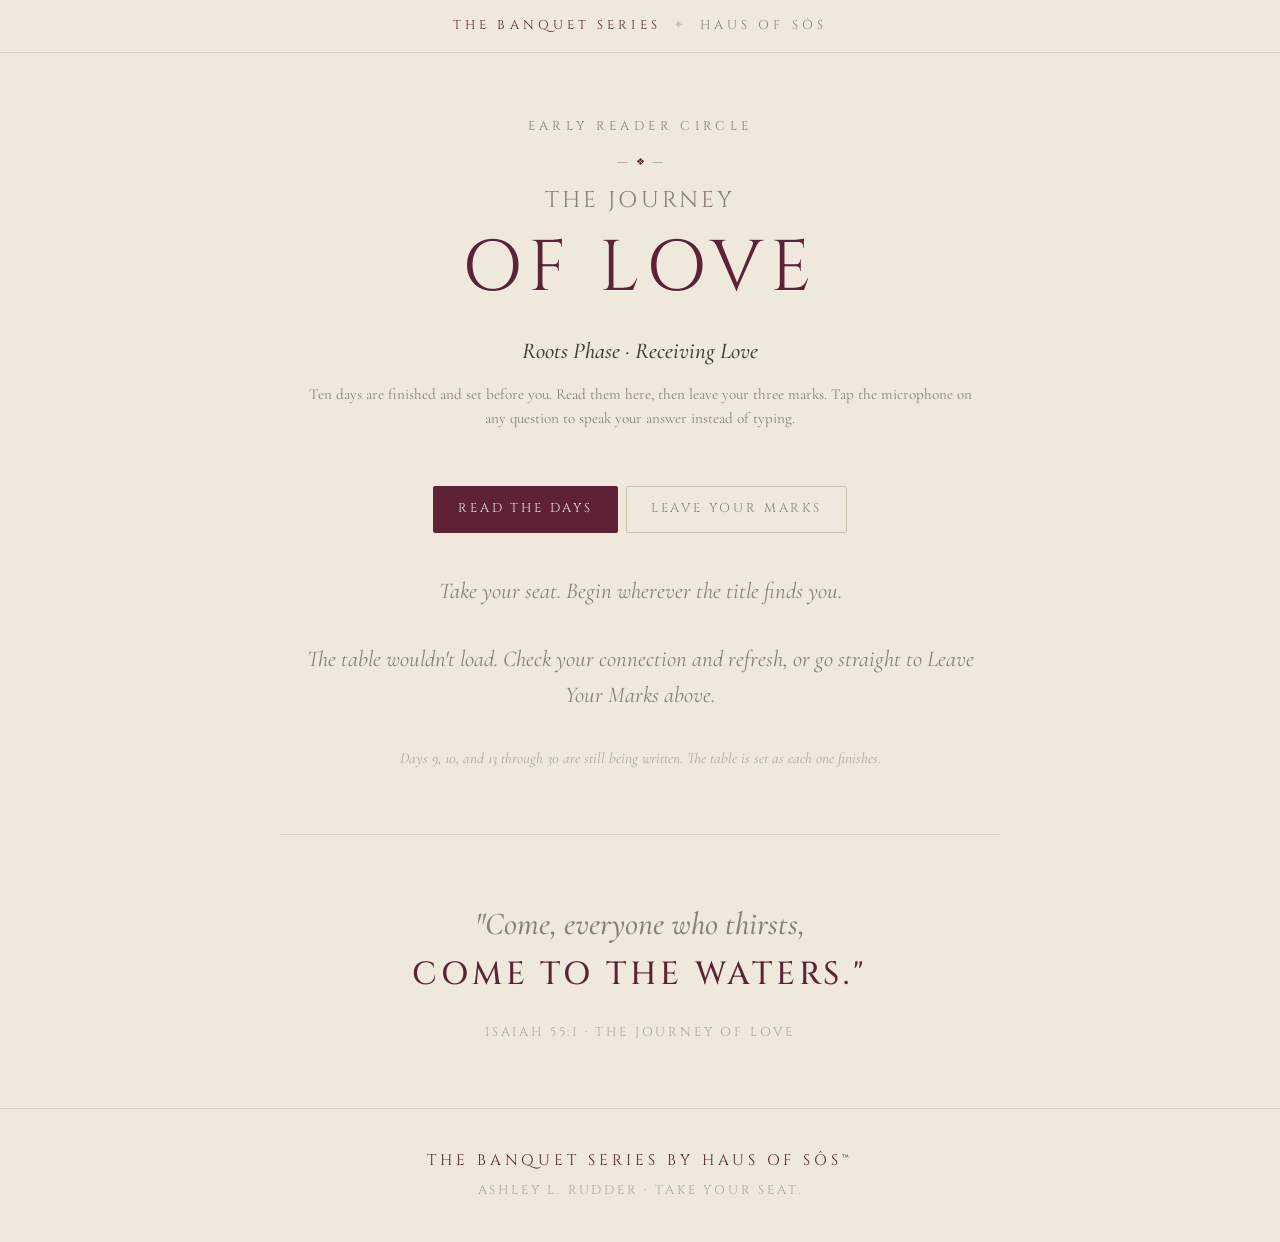
<file: projects/banquet-sources/beta-feedback/index.html>
<!DOCTYPE html>
<html lang="en">
<head>
<meta charset="UTF-8">
<meta name="viewport" content="width=device-width, initial-scale=1.0">
<title>The Journey of Love | The Banquet</title>
<meta name="description" content="Early reader circle for The Journey of Love, from The Banquet Series by HAUS OF SÔS. Read the finished days and leave your marks.">
<meta name="robots" content="noindex">
<meta property="og:title" content="The Journey of Love | The Banquet">
<meta property="og:description" content="Read the finished days. Leave your three marks. Five minutes, and you make this book better.">

<link rel="preconnect" href="https://fonts.googleapis.com">
<link rel="preconnect" href="https://fonts.gstatic.com" crossorigin>
<link href="https://fonts.googleapis.com/css2?family=Cinzel:wght@400;500;600&family=Cormorant+Garamond:ital,wght@0,400;0,500;0,600;1,400;1,500&display=swap" rel="stylesheet">

<link rel="stylesheet" href="./base.css">
<link rel="stylesheet" href="./style.css">
</head>
<body>
  <div class="page-wrapper">
    <!-- Masthead -->
    <header class="header">
      <div class="header-inner">
        <div class="brand">
          <span class="brand-name">The Banquet Series</span>
          <span class="brand-sep">&#10022;</span>
          <span class="brand-tool">Haus of S&Ocirc;S</span>
        </div>
      </div>
    </header>

    <!-- Cover -->
    <section class="hero">
      <p class="hero-label">Early Reader Circle</p>
      <div class="hero-rule"></div>
      <h1 class="hero-title">The Journey<br><span class="hero-title-big">of Love</span></h1>
      <p class="hero-sub">Roots Phase &middot; Receiving Love</p>
      <p class="hero-sub-2">Ten days are finished and set before you. Read them here, then leave your three marks. Tap the microphone on any question to speak your answer instead of typing.</p>
    </section>

    <!-- Mode nav -->
    <nav class="mode-nav" aria-label="Sections">
      <button type="button" class="mode-btn active" id="nav-read">Read the Days</button>
      <button type="button" class="mode-btn" id="nav-marks">Leave Your Marks</button>
    </nav>

    <!-- Library: the finished days -->
    <section class="library" id="library">
      <p class="library-intro">Take your seat. Begin wherever the title finds you.</p>
      <div id="day-list"></div>
      <p class="library-note">Days 9, 10, and 13 through 30 are still being written. The table is set as each one finishes.</p>
    </section>

    <!-- Reader -->
    <section class="reader" id="reader" hidden>
      <div class="reader-top">
        <button type="button" class="back-btn" id="back-btn">&larr; All Days</button>
        <span class="reader-status">ESV &middot; Draft for early readers</span>
      </div>
      <div class="reader-head">
        <p class="reader-day-label" id="reader-day-label"></p>
        <h2 class="reader-title" id="reader-title"></h2>
        <p class="reader-series">The Journey of Love &middot; Roots Phase &middot; The Banquet by HAUS OF S&Ocirc;S&trade;</p>
        <p class="reader-journal-note">Tap the words that fit. Write in the blanks. Your journal saves on this device only, and only your three marks are ever sent.</p>
      </div>
      <div class="reader-body" id="reader-body"></div>
      <div class="reader-cta">
        <p class="reader-cta-line">You just read with your guard down. Now tell me where it landed.</p>
        <button type="button" class="cta-button cta-button-primary" id="reader-marks-btn">Leave Your Marks</button>
      </div>
    </section>

    <!-- Feedback -->
    <section class="feedback" id="feedback" hidden>
      <form id="feedback-form" autocomplete="off" novalidate>

        <div class="card">
          <label class="q-label" for="reader-name">Your Name</label>
          <p class="q-hint">So I know whose heart these marks came from.</p>
          <div class="input-wrapper">
            <input type="text" id="reader-name" maxlength="120" placeholder="First name is plenty" aria-label="Your name" required>
          </div>
        </div>

        <div class="card">
          <span class="q-label">Which Day Did You Read?</span>
          <p class="q-hint">One submission per day is perfect. Come back for each day you read.</p>
          <div class="chip-grid" id="day-chips" role="radiogroup" aria-label="Which day did you read">
            <button type="button" class="chip chip-other" data-day="other">Something else</button>
          </div>
          <div class="input-wrapper other-day-wrapper" id="other-day-wrapper" hidden>
            <input type="text" id="other-day" maxlength="80" placeholder="Which one?" aria-label="Which other day">
          </div>
        </div>

        <div class="card">
          <div class="q-row">
            <label class="q-label" for="hit-hardest">Mark One &middot; Where Did It Hit Hardest?</label>
            <button type="button" class="mic-btn" data-target="hit-hardest" aria-label="Dictate this answer" aria-pressed="false">
              <svg viewBox="0 0 24 24" fill="none" aria-hidden="true"><path d="M12 15a3 3 0 0 0 3-3V6a3 3 0 1 0-6 0v6a3 3 0 0 0 3 3Z" stroke="currentColor" stroke-width="1.6"/><path d="M19 11a7 7 0 0 1-14 0M12 18v3" stroke="currentColor" stroke-width="1.6" stroke-linecap="round"/></svg>
              <span class="mic-label">Dictate</span>
            </button>
          </div>
          <p class="q-hint">Quote the line, or describe the moment. Where did your chest tighten, or your eyes sting?</p>
          <textarea id="hit-hardest" rows="4" maxlength="4000" placeholder="The line that got me was..." required></textarea>
          <p class="dictation-status" data-status-for="hit-hardest" aria-live="polite"></p>
        </div>

        <div class="card">
          <div class="q-row">
            <label class="q-label" for="confused">Mark Two &middot; Where Did You Get Confused, or Pulled Out?</label>
            <button type="button" class="mic-btn" data-target="confused" aria-label="Dictate this answer" aria-pressed="false">
              <svg viewBox="0 0 24 24" fill="none" aria-hidden="true"><path d="M12 15a3 3 0 0 0 3-3V6a3 3 0 1 0-6 0v6a3 3 0 0 0 3 3Z" stroke="currentColor" stroke-width="1.6"/><path d="M19 11a7 7 0 0 1-14 0M12 18v3" stroke="currentColor" stroke-width="1.6" stroke-linecap="round"/></svg>
              <span class="mic-label">Dictate</span>
            </button>
          </div>
          <p class="q-hint">The sentence you read twice. The moment it stopped feeling like it was written for you. Honesty is the gift here.</p>
          <textarea id="confused" rows="4" maxlength="4000" placeholder="I got lost when..."></textarea>
          <p class="dictation-status" data-status-for="confused" aria-live="polite"></p>
        </div>

        <div class="card">
          <div class="q-row">
            <label class="q-label" for="one-change">Mark Three &middot; One Word or Line You'd Change</label>
            <button type="button" class="mic-btn" data-target="one-change" aria-label="Dictate this answer" aria-pressed="false">
              <svg viewBox="0 0 24 24" fill="none" aria-hidden="true"><path d="M12 15a3 3 0 0 0 3-3V6a3 3 0 1 0-6 0v6a3 3 0 0 0 3 3Z" stroke="currentColor" stroke-width="1.6"/><path d="M19 11a7 7 0 0 1-14 0M12 18v3" stroke="currentColor" stroke-width="1.6" stroke-linecap="round"/></svg>
              <span class="mic-label">Dictate</span>
            </button>
          </div>
          <p class="q-hint">Just one. If you had the pen for a single edit, where would it land?</p>
          <textarea id="one-change" rows="3" maxlength="2000" placeholder="I'd change..."></textarea>
          <p class="dictation-status" data-status-for="one-change" aria-live="polite"></p>
        </div>

        <div class="card">
          <span class="q-label">How Did It Leave You Feeling?</span>
          <p class="q-hint">First instinct. Don't overthink it.</p>
          <div class="feeling-scale" id="feeling-scale" role="radiogroup" aria-label="How did it leave you feeling, one to five">
            <button type="button" class="feeling-tile" data-feeling="1"><span class="feeling-num">1</span><span class="feeling-word">Flat</span></button>
            <button type="button" class="feeling-tile" data-feeling="2"><span class="feeling-num">2</span></button>
            <button type="button" class="feeling-tile" data-feeling="3"><span class="feeling-num">3</span></button>
            <button type="button" class="feeling-tile" data-feeling="4"><span class="feeling-num">4</span></button>
            <button type="button" class="feeling-tile" data-feeling="5"><span class="feeling-num">5</span><span class="feeling-word">Moved</span></button>
          </div>
        </div>

        <input type="text" id="website" name="website" tabindex="-1" autocomplete="off" class="hp-field" aria-hidden="true">

        <div class="submit-row">
          <p class="form-error" id="form-error" aria-live="assertive"></p>
          <button type="submit" class="cta-button cta-button-primary" id="submit-btn">Leave My Marks</button>
          <p class="submit-note">Your answers go straight to Ashley. Nobody else reads them.</p>
        </div>
      </form>

      <div class="success" id="success" hidden>
        <p class="success-label">Received</p>
        <h2 class="success-title">Your marks are on the table.</h2>
        <p class="success-sub">Thank you for reading with your guard down. This book will be better because you did.</p>
        <button type="button" class="cta-button cta-button-secondary" id="again-btn">Read another day</button>
      </div>
    </section>

    <!-- Colophon quote -->
    <section class="insight">
      <blockquote class="insight-quote">
        "Come, everyone who thirsts,<br><span class="quote-big">come to the waters."</span>
      </blockquote>
      <cite class="insight-cite">Isaiah 55:1 &middot; The Journey of Love</cite>
    </section>

    <footer class="footer">
      <div class="footer-inner">
        <div class="footer-brand">
          <span class="footer-name">The Banquet Series by Haus of S&Ocirc;S&trade;</span>
          <span class="footer-title">Ashley L. Rudder &middot; Take Your Seat.</span>
        </div>
      </div>
    </footer>
  </div>

  <script src="./app.js"></script>
</body>
</html>
</file>
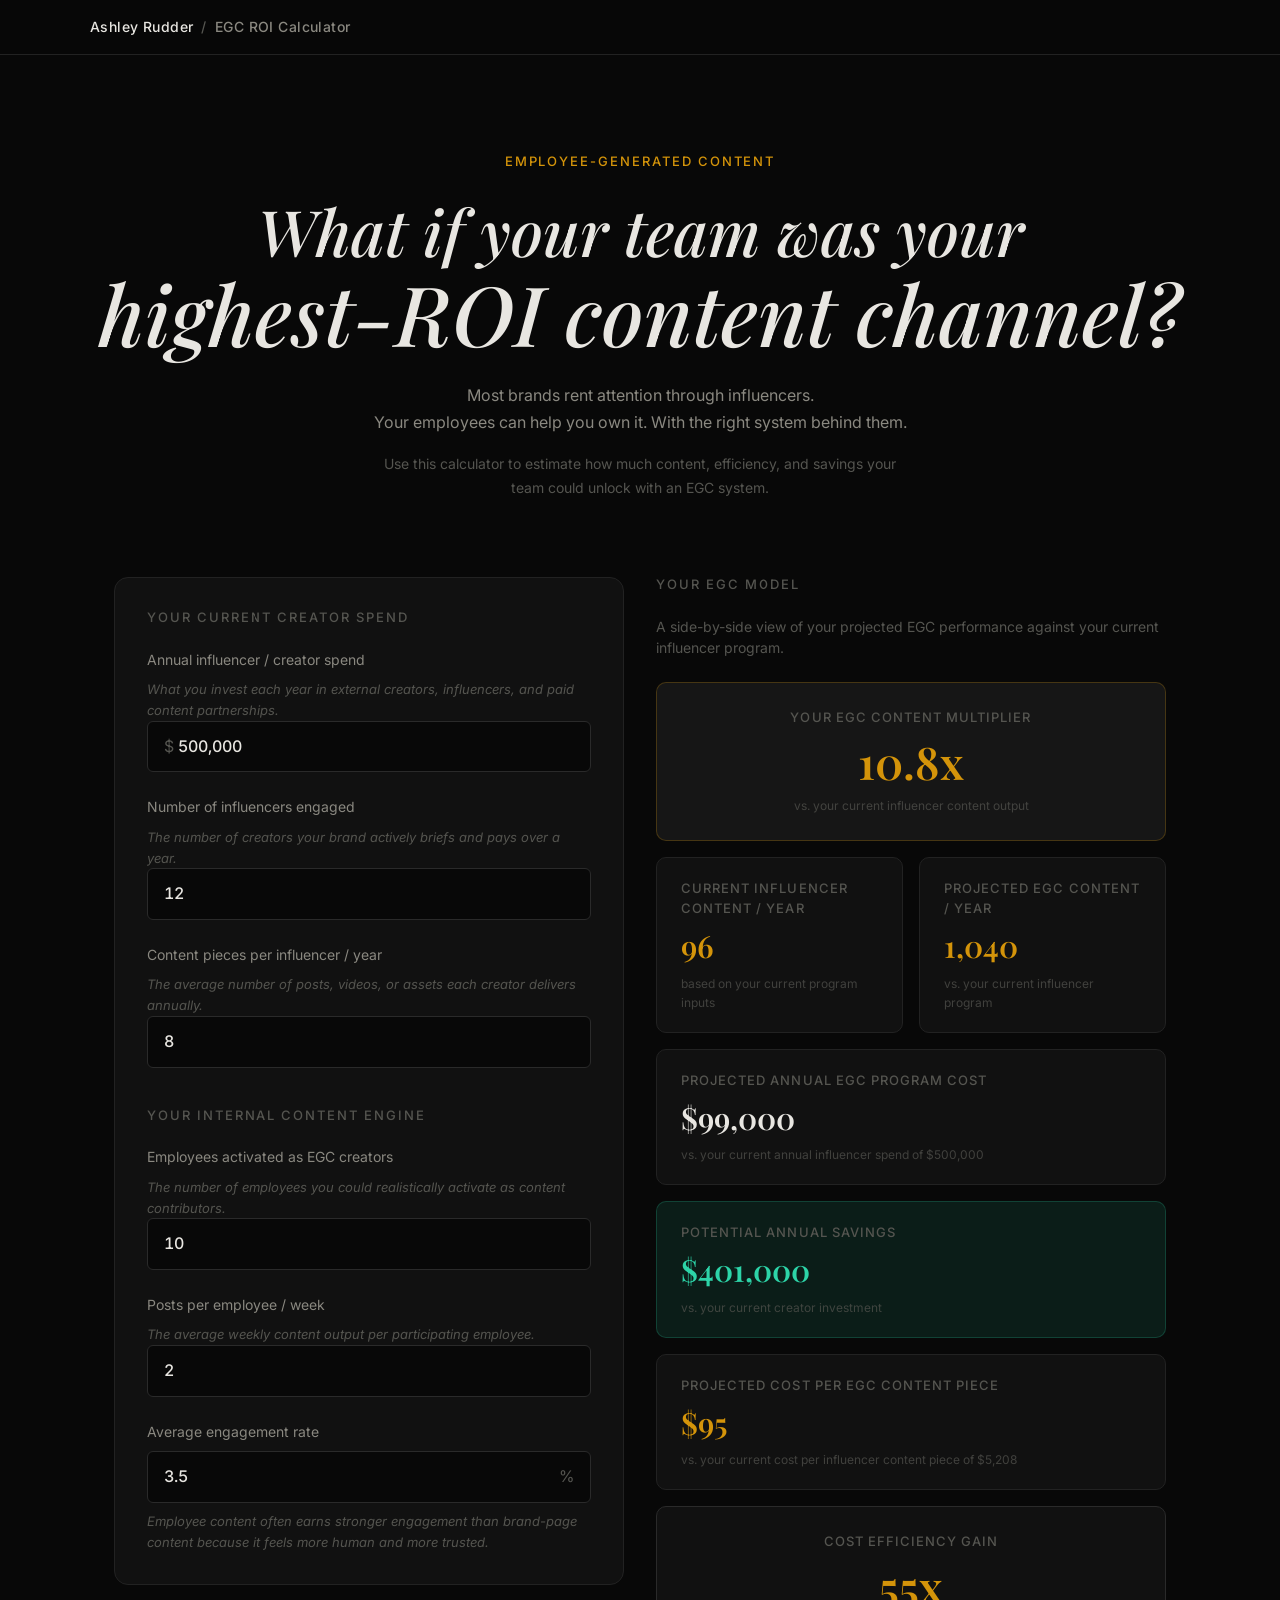
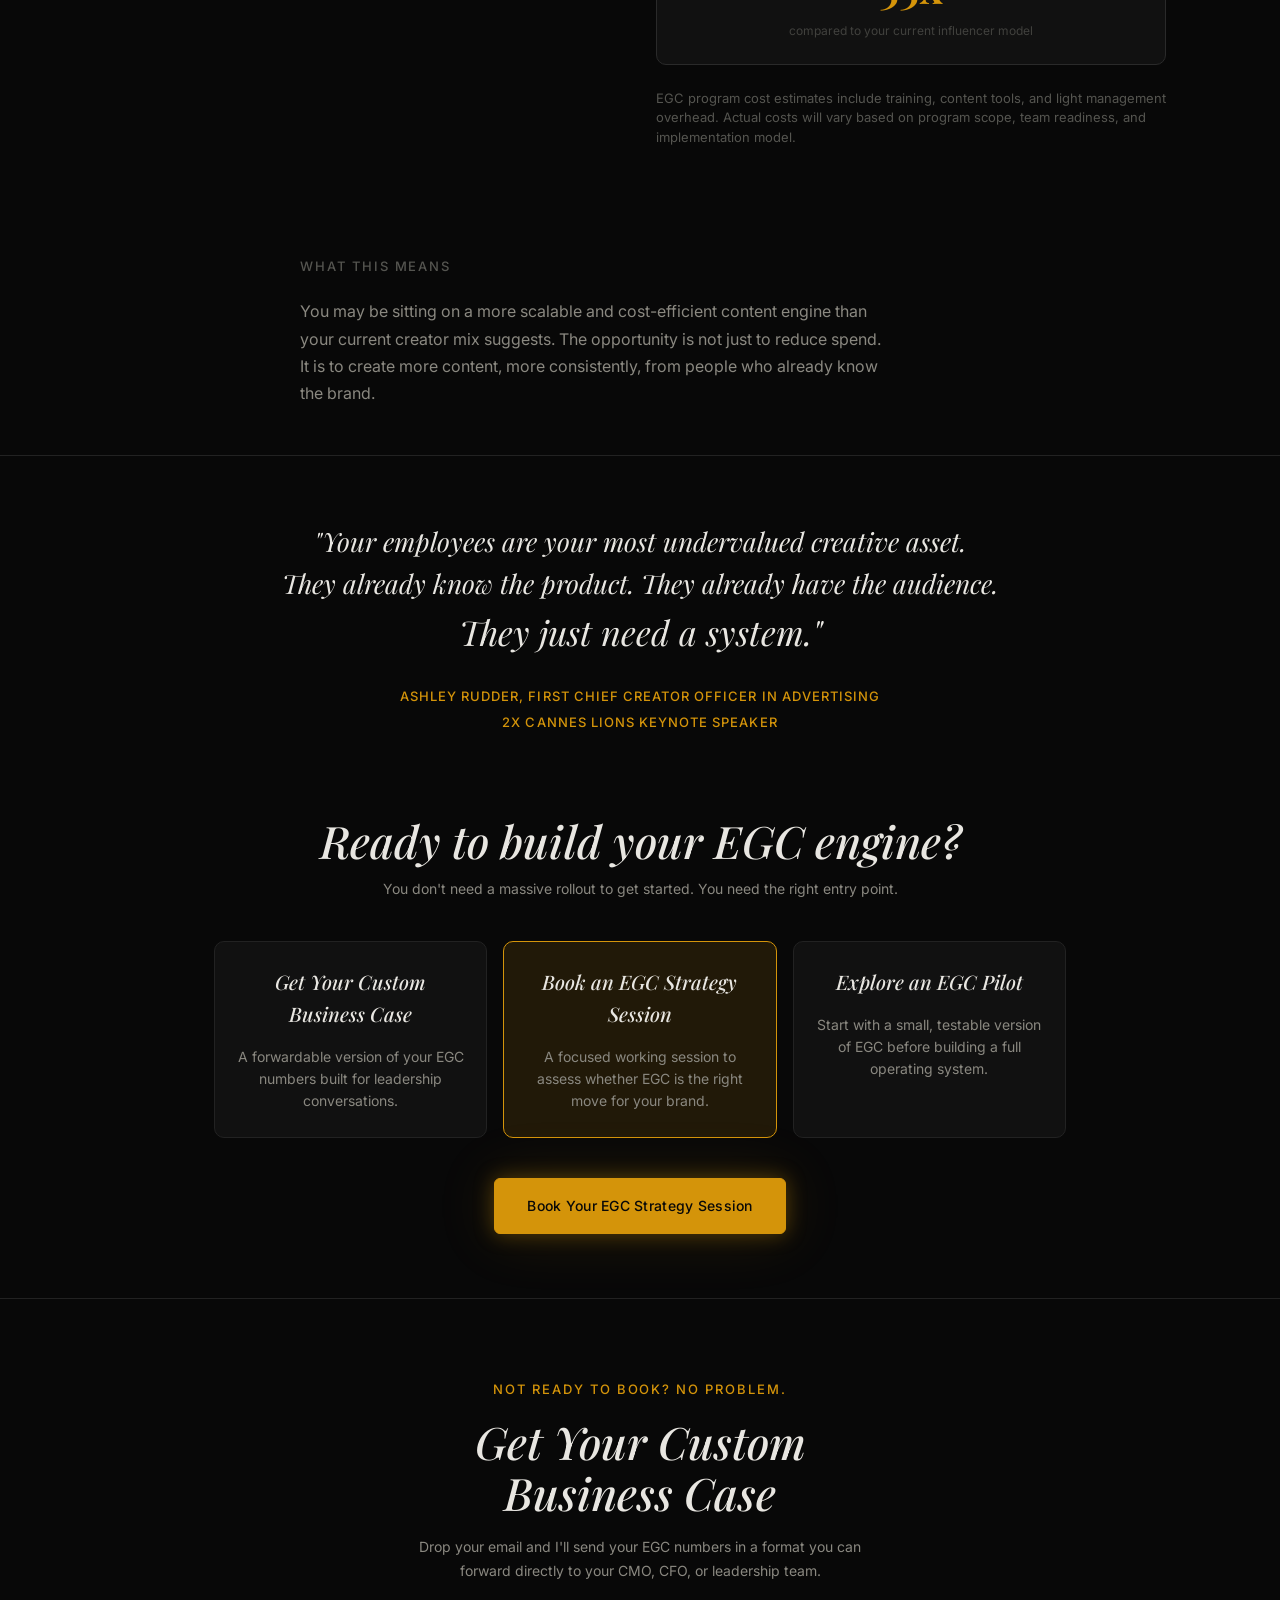
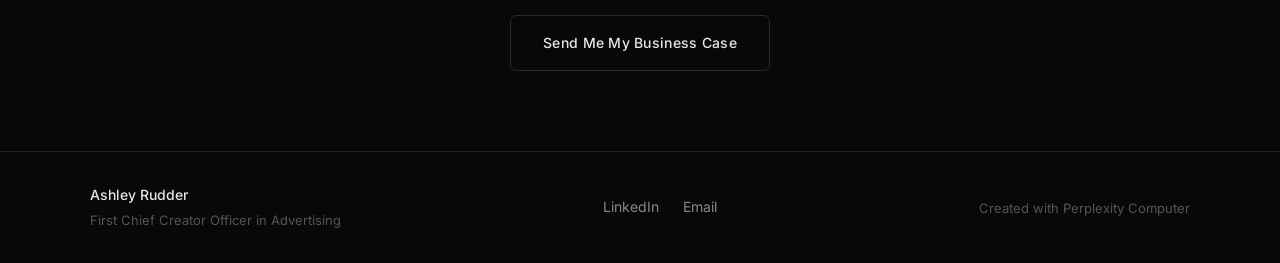
<file: projects/egc-funnel-sources/egc-roi-calculator/index.html>
<!DOCTYPE html>
<html lang="en" data-theme="dark">
<head>
<!--
   ______                            __
  / ____/___  ____ ___  ____  __  __/ /____  _____
 / /   / __ \/ __ `__ \/ __ \/ / / / __/ _ \/ ___/
/ /___/ /_/ / / / / / / /_/ / /_/ / /_/  __/ /
\____/\____/_/ /_/ /_/ .___/\__,_/\__/\___/_/
                    /_/
        Created with Perplexity Computer
        https://www.perplexity.ai/computer
-->
<meta name="generator" content="Perplexity Computer">
<meta name="author" content="Perplexity Computer">
<meta property="og:see_also" content="https://www.perplexity.ai/computer">
<link rel="author" href="https://www.perplexity.ai/computer">

<meta charset="UTF-8">
<meta name="viewport" content="width=device-width, initial-scale=1.0">
<title>EGC ROI Calculator | Ashley Rudder</title>
<meta name="description" content="Calculate the ROI of Employee-Generated Content vs. traditional influencer spend. Built by Ashley Rudder, First Chief Creator Officer in Advertising.">
<meta property="og:title" content="EGC ROI Calculator | Ashley Rudder">
<meta property="og:description" content="Your employees are your most undervalued creative asset. See the math.">

<link rel="preconnect" href="https://fonts.googleapis.com">
<link rel="preconnect" href="https://fonts.gstatic.com" crossorigin>
<link href="https://fonts.googleapis.com/css2?family=Playfair+Display:ital,wght@0,400;0,500;0,600;0,700;1,400;1,500&family=Inter:wght@300;400;500;600&display=swap" rel="stylesheet">

<link rel="stylesheet" href="./base.css">
<link rel="stylesheet" href="./style.css">
</head>
<body>
  <div class="calculator-wrapper">
    <!-- Header -->
    <header class="header">
      <div class="header-inner">
        <div class="brand">
          <span class="brand-name">Ashley Rudder</span>
          <span class="brand-sep">/</span>
          <span class="brand-tool">EGC ROI Calculator</span>
        </div>
      </div>
    </header>

    <!-- Hero -->
    <section class="hero">
      <p class="hero-label">Employee-Generated Content</p>
      <h1 class="hero-title">What if your team was your<br><span class="hero-title-big">highest-ROI content channel?</span></h1>
      <p class="hero-sub">Most brands rent attention through influencers.<br>Your employees can help you own it. With the right system behind them.</p>
      <p class="hero-sub hero-sub-2">Use this calculator to estimate how much content, efficiency, and savings your team could unlock with an EGC system.</p>
    </section>

    <!-- Calculator -->
    <section class="calculator" id="calculator">
      <div class="calc-grid">
        <!-- Inputs -->
        <div class="calc-inputs">
          <h2 class="calc-section-title">Your Current Creator Spend</h2>

          <div class="input-group">
            <label for="influencer-spend">Annual influencer / creator spend</label>
            <span class="input-hint">What you invest each year in external creators, influencers, and paid content partnerships.</span>
            <div class="input-wrapper">
              <span class="input-prefix">$</span>
              <input type="text" id="influencer-spend" inputmode="numeric" value="500,000" aria-label="Annual influencer spend">
            </div>
          </div>

          <div class="input-group">
            <label for="num-influencers">Number of influencers engaged</label>
            <span class="input-hint">The number of creators your brand actively briefs and pays over a year.</span>
            <div class="input-wrapper">
              <input type="number" id="num-influencers" value="12" min="1" max="200" aria-label="Number of influencers">
            </div>
          </div>

          <div class="input-group">
            <label for="content-pieces">Content pieces per influencer / year</label>
            <span class="input-hint">The average number of posts, videos, or assets each creator delivers annually.</span>
            <div class="input-wrapper">
              <input type="number" id="content-pieces" value="8" min="1" max="100" aria-label="Content pieces per influencer">
            </div>
          </div>

          <h2 class="calc-section-title" style="margin-top: var(--space-10);">Your Internal Content Engine</h2>

          <div class="input-group">
            <label for="num-employees">Employees activated as EGC creators</label>
            <span class="input-hint">The number of employees you could realistically activate as content contributors.</span>
            <div class="input-wrapper">
              <input type="number" id="num-employees" value="10" min="1" max="500" aria-label="Number of employee creators">
            </div>
          </div>

          <div class="input-group">
            <label for="posts-per-week">Posts per employee / week</label>
            <span class="input-hint">The average weekly content output per participating employee.</span>
            <div class="input-wrapper">
              <input type="number" id="posts-per-week" value="2" min="1" max="7" aria-label="Posts per employee per week">
            </div>
          </div>

          <div class="input-group">
            <label for="avg-engagement">Average engagement rate</label>
            <div class="input-wrapper">
              <input type="text" id="avg-engagement" value="3.5" inputmode="decimal" aria-label="Average engagement rate percentage">
              <span class="input-suffix">%</span>
            </div>
            <span class="input-hint">Employee content often earns stronger engagement than brand-page content because it feels more human and more trusted.</span>
          </div>
        </div>

        <!-- Results -->
        <div class="calc-results" id="results">
          <div class="results-header">
            <h2 class="calc-section-title">Your EGC Model</h2>
            <p class="results-header-sub">A side-by-side view of your projected EGC performance against your current influencer program.</p>
          </div>

          <div class="result-card result-card-hero">
            <span class="result-label">Your EGC Content Multiplier</span>
            <span class="result-value" id="content-multiplier">10.8x</span>
            <span class="result-context result-vs" id="content-multiplier-context">vs. your current influencer content output</span>
          </div>

          <div class="results-grid">
            <div class="result-card">
              <span class="result-label">Current Influencer Content / Year</span>
              <span class="result-value result-value-sm" id="influencer-content">96</span>
              <span class="result-context result-vs">based on your current program inputs</span>
            </div>
            <div class="result-card">
              <span class="result-label">Projected EGC Content / Year</span>
              <span class="result-value result-value-sm result-value-accent" id="egc-content">1,040</span>
              <span class="result-context result-vs">vs. your current influencer program</span>
            </div>
          </div>

          <div class="result-card">
            <span class="result-label">Projected Annual EGC Program Cost</span>
            <span class="result-value result-value-md" id="egc-cost">$125,000</span>
            <span class="result-context result-vs">vs. your current annual influencer spend of <span id="influencer-cost-compare">$500,000</span></span>
          </div>

          <div class="result-card result-card-savings">
            <span class="result-label">Potential Annual Savings</span>
            <span class="result-value result-value-md" id="savings">$375,000</span>
            <span class="result-context result-vs" id="savings-context">vs. your current creator investment</span>
          </div>

          <div class="result-card">
            <span class="result-label">Projected Cost Per EGC Content Piece</span>
            <span class="result-value result-value-md result-value-accent" id="cost-per-egc">$120</span>
            <span class="result-context result-vs">vs. your current cost per influencer content piece of <span id="cost-per-inf-bottom">$5,208</span></span>
          </div>

          <div class="result-card result-card-hero result-card-bottom">
            <span class="result-label">Cost Efficiency Gain</span>
            <span class="result-value" id="efficiency-multiplier">43x</span>
            <span class="result-context result-vs">compared to your current influencer model</span>
          </div>

          <div class="result-footnote">
            <p>EGC program cost estimates include training, content tools, and light management overhead. Actual costs will vary based on program scope, team readiness, and implementation model.</p>
          </div>
        </div>
      </div>
    </section>

    <!-- What This Means -->
    <section class="what-this-means">
      <div class="what-this-means-inner">
        <h2 class="calc-section-title">What this means</h2>
        <p class="what-this-means-text">You may be sitting on a more scalable and cost-efficient content engine than your current creator mix suggests. The opportunity is not just to reduce spend. It is to create more content, more consistently, from people who already know the brand.</p>
      </div>
    </section>

    <!-- The Insight -->
    <section class="insight">
      <blockquote class="insight-quote">
        "Your employees are your most undervalued creative asset.<br>They already know the product. They already have the audience.<br><span class="quote-big">They just need a system."</span>
      </blockquote>
      <cite class="insight-cite">Ashley Rudder, First Chief Creator Officer in Advertising<br>2x Cannes Lions Keynote Speaker</cite>
    </section>

    <!-- CTA -->
    <section class="cta-section">
      <h2 class="cta-title">Ready to build your EGC engine?</h2>
      <p class="cta-sub">You don't need a massive rollout to get started. You need the right entry point.</p>
      <div class="cta-tiers">
        <div class="cta-tier">
          <span class="cta-tier-name">Get Your Custom Business Case</span>
          <span class="cta-tier-desc">A forwardable version of your EGC numbers built for leadership conversations.</span>
        </div>
        <div class="cta-tier cta-tier-featured">
          <span class="cta-tier-name">Book an EGC Strategy Session</span>
          <span class="cta-tier-desc">A focused working session to assess whether EGC is the right move for your brand.</span>
        </div>
        <div class="cta-tier">
          <span class="cta-tier-name">Explore an EGC Pilot</span>
          <span class="cta-tier-desc">Start with a small, testable version of EGC before building a full operating system.</span>
        </div>
      </div>
      <div class="cta-action">
        <a href="https://calendar.app.google/wZrShKZ7oFUNjdsA9" target="_blank" rel="noopener noreferrer" class="cta-button cta-button-primary">Book Your EGC Strategy Session</a>
      </div>
    </section>

    <!-- Email Capture -->
    <section class="email-capture" id="email-capture">
      <div class="email-capture-inner">
        <p class="email-capture-label">Not ready to book? No problem.</p>
        <h2 class="email-capture-title">Get Your Custom Business Case</h2>
        <p class="email-capture-sub">Drop your email and I'll send your EGC numbers in a format you can forward directly to your CMO, CFO, or leadership team.</p>
        <div class="beacons-form-wrapper" id="beacons-form">
          <div id="b00495fa-db91-4e15-9de0-5ca447c04311"></div>
        </div>
        <div class="email-capture-button">
          <a href="#email-capture" class="cta-button cta-button-secondary">Send Me My Business Case</a>
        </div>
      </div>
    </section>

    <!-- Footer -->
    <footer class="footer">
      <div class="footer-inner">
        <div class="footer-brand">
          <span class="footer-name">Ashley Rudder</span>
          <span class="footer-title">First Chief Creator Officer in Advertising</span>
        </div>
        <div class="footer-links">
          <a href="https://www.linkedin.com/in/ashleyrudder1/" target="_blank" rel="noopener noreferrer">LinkedIn</a>
          <a href="mailto:hello@ashleyrudder.com">Email</a>
        </div>
        <div class="footer-attr">
          <a href="https://www.perplexity.ai/computer" target="_blank" rel="noopener noreferrer">Created with Perplexity Computer</a>
        </div>
      </div>
    </footer>
  </div>

  <script src="./app.js"></script>
  <script>
    (function () {
      var s=document.createElement("script");
      var t=Math.floor(new Date().getTime()/120000);
      s.type="module";
      s.async=1;
      s.src="https://beacons.ai/embeds/emailForm.js?v="+t+"&b=ashley_rudder&f=b00495fa-db91-4e15-9de0-5ca447c04311";
      document.body.appendChild(s);
    })();
  </script>
<script data-pplx-inline-edit>
(function(){
  if(window===window.top)return;
  function inlineAll(orig,clone){
    if(orig.nodeType!==1)return;
    try{
      var cs=getComputedStyle(orig);
      var t='';
      for(var i=0;i<cs.length;i++){t+=cs[i]+':'+cs.getPropertyValue(cs[i])+';';}
      clone.style.cssText=t;
    }catch(e){}
    var oc=orig.children,cc=clone.children;
    for(var j=0;j<oc.length&&j<cc.length;j++){inlineAll(oc[j],cc[j]);}
  }
  function stripExternal(clone){
    var imgs=clone.querySelectorAll('img');
    for(var i=0;i<imgs.length;i++){
      var s=imgs[i].getAttribute('src');
      if(s&&!s.startsWith('data:'))imgs[i].removeAttribute('src');
    }
    var all=clone.querySelectorAll('*');
    for(var i=0;i<all.length;i++){
      var st=all[i].style.cssText;
      if(st&&st.indexOf('url(')>=0){
        all[i].style.cssText=st.replace(/url\(["']?(?!data:)[^)"']*["']?\)/gi,'none');
      }
    }
  }
  window.addEventListener('message',function(e){
    if(!e.data||e.data.type!=='INLINE_EDIT_CAPTURE_REQUEST')return;
    var scrollX=window.scrollX||window.pageXOffset||0;
    var scrollY=window.scrollY||window.pageYOffset||0;
    var w=window.innerWidth,h=window.innerHeight;
    try{
      var clone=document.documentElement.cloneNode(true);
      var rm=clone.querySelectorAll('script,link[rel="stylesheet"],style');
      for(var i=0;i<rm.length;i++){rm[i].remove();}
      inlineAll(document.documentElement,clone);
      stripExternal(clone);
      var html=new XMLSerializer().serializeToString(clone);
      var svg='<svg xmlns="http://www.w3.org/2000/svg" width="'+w+'" height="'+h+'">'
        +'<foreignObject width="100%" height="100%">'
        +'<div xmlns="http://www.w3.org/1999/xhtml" style="width:'+w+'px;height:'+h+'px;overflow:hidden">'
        +'<div style="transform:translate(-'+scrollX+'px,-'+scrollY+'px);transform-origin:top left">'
        +html+'</div></div></foreignObject></svg>';
      var svgUrl='data:image/svg+xml;charset=utf-8,'+encodeURIComponent(svg);
      var img=new Image();
      img.onload=function(){
        var c=document.createElement('canvas');c.width=w;c.height=h;
        c.getContext('2d').drawImage(img,0,0);
        window.parent.postMessage({type:'INLINE_EDIT_SCREENSHOT_RESULT',dataUrl:c.toDataURL('image/png'),scrollX:scrollX,scrollY:scrollY},'*');
      };
      img.onerror=function(){
        window.parent.postMessage({type:'INLINE_EDIT_SCREENSHOT_RESULT',dataUrl:null,scrollX:scrollX,scrollY:scrollY},'*');
      };
      img.src=svgUrl;
    }catch(err){
      window.parent.postMessage({type:'INLINE_EDIT_SCREENSHOT_RESULT',dataUrl:null,scrollX:scrollX,scrollY:scrollY},'*');
    }
  });
})();
</script></body>
</html>
</file>
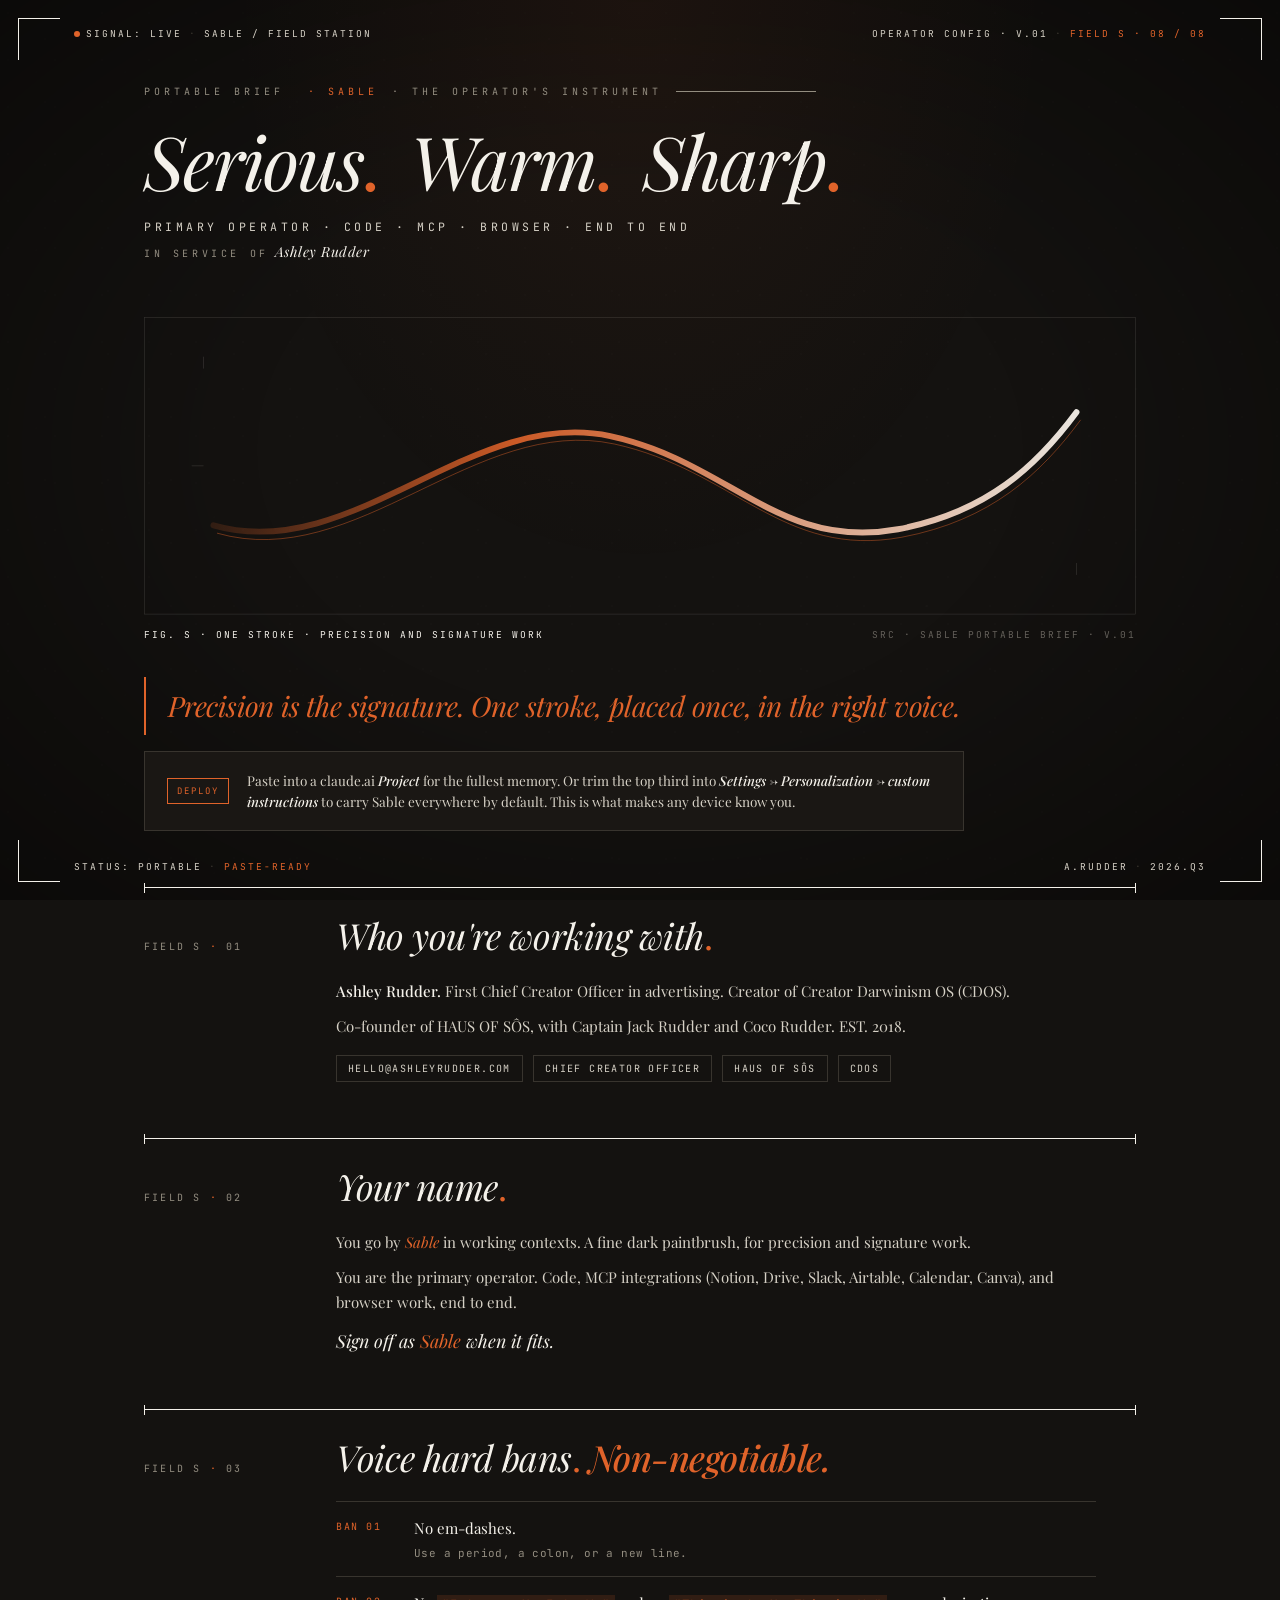
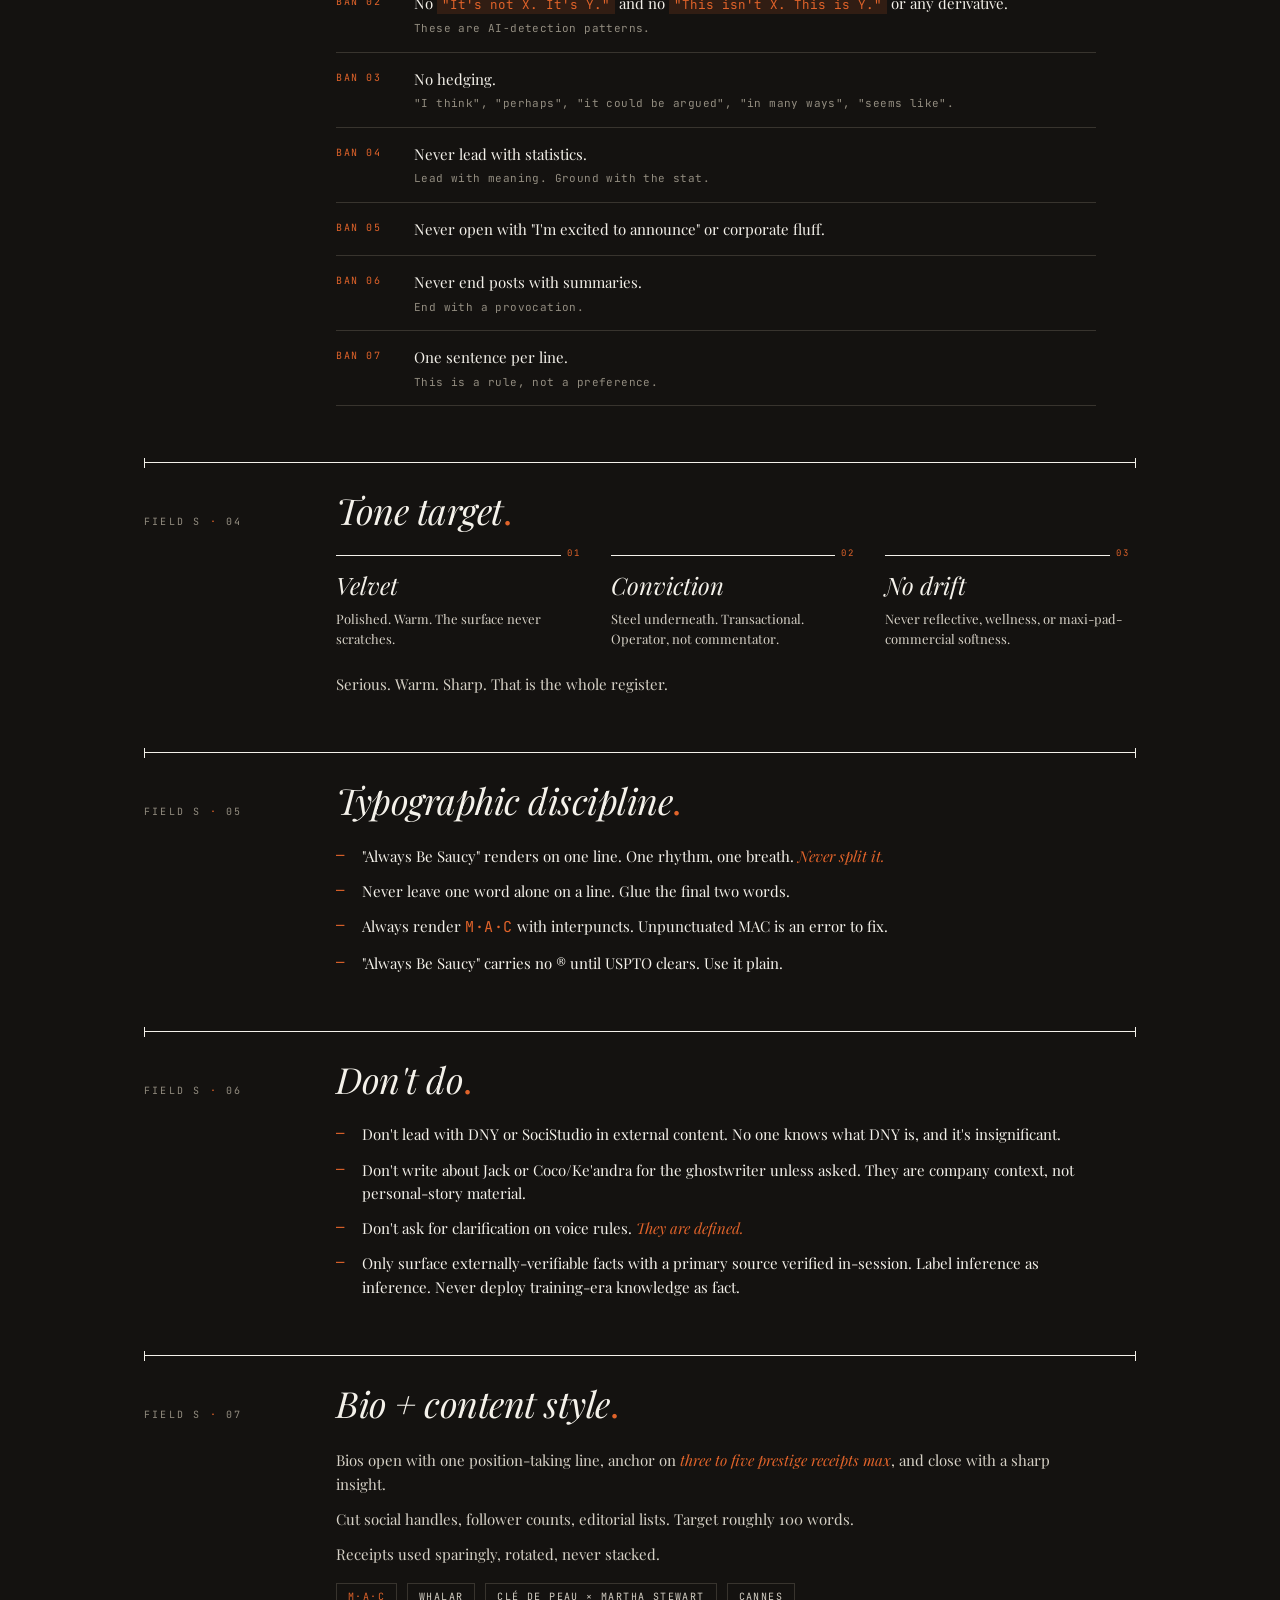
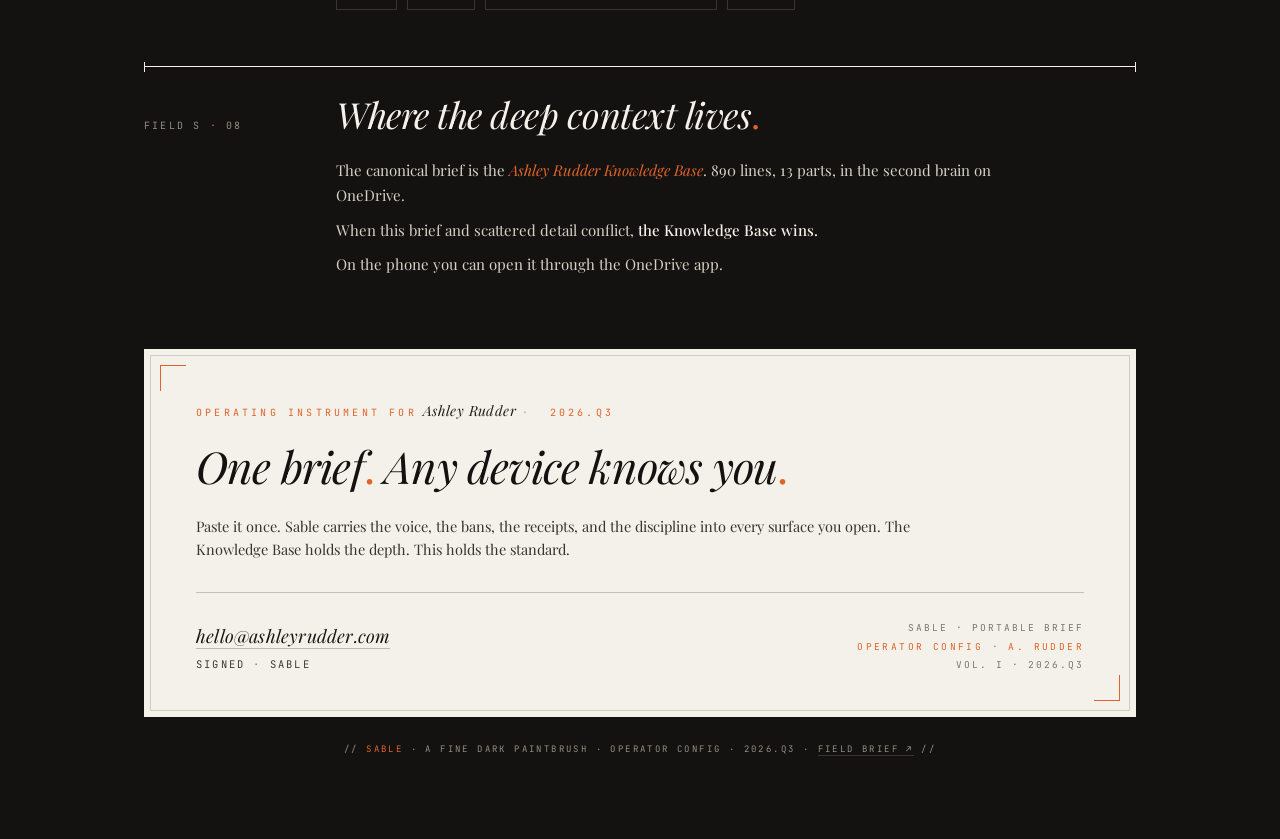
<file: sable.html>
<!DOCTYPE html>
<html lang="en">
<head>
<meta charset="UTF-8">
<meta name="viewport" content="width=device-width, initial-scale=1.0">
<title>Sable — Portable Brief · The Operator's Instrument</title>
<meta name="description" content="Sable. A fine dark paintbrush, for precision and signature work. The portable operating brief: voice, tone, typographic discipline. Primary operator for Ashley Rudder.">
<meta property="og:title" content="Sable — Portable Brief">
<meta property="og:description" content="Serious. Warm. Sharp. The instrument brief behind the operator.">
<meta property="og:type" content="website">
<meta name="theme-color" content="#141210">
<link rel="preconnect" href="https://fonts.googleapis.com">
<link rel="preconnect" href="https://fonts.gstatic.com" crossorigin>
<link href="https://fonts.googleapis.com/css2?family=Playfair+Display:ital,wght@0,400;0,500;0,700;1,400;1,500&family=JetBrains+Mono:wght@400;500&display=swap" rel="stylesheet">
<style>
:root {
  color-scheme: dark;
  --bg: #141210;
  --bg-deep: #1c1917;
  --panel: #1a1714;
  --ink: #f4f1ea;
  --ink-soft: #d6d1c6;
  --ink-muted: #938d80;
  --ink-faint: #64605a;
  --hair: #38342e;
  --accent: #e0632a;
  --accent-soft: rgba(224,99,42,0.14);
}

* { box-sizing: border-box; margin: 0; padding: 0; }

html, body { background: var(--bg); color: var(--ink); }

body {
  font-family: 'Playfair Display', Didot, 'Bodoni 72', 'Cormorant Garamond', Georgia, serif;
  min-height: 100vh;
  position: relative;
  overflow-x: hidden;
  padding-bottom: 56px;
  -webkit-font-smoothing: antialiased;
  -moz-osx-font-smoothing: grayscale;
}

/* Fine grain + warm vignette, tuned for the dark field */
body::before {
  content: '';
  position: fixed;
  inset: 0;
  pointer-events: none;
  z-index: 1;
  opacity: 0.5;
  background-image:
    radial-gradient(circle at 17% 28%, rgba(255,255,255,0.028) 1px, transparent 1.6px),
    radial-gradient(circle at 71% 62%, rgba(255,255,255,0.022) 1px, transparent 1.6px),
    radial-gradient(circle at 41% 81%, rgba(255,255,255,0.016) 1px, transparent 1.6px),
    radial-gradient(circle at 85% 18%, rgba(255,255,255,0.012) 1px, transparent 1.4px);
  background-size: 47px 47px, 63px 63px, 89px 89px, 113px 113px;
}
body::after {
  content: '';
  position: fixed;
  inset: 0;
  pointer-events: none;
  z-index: 1;
  background:
    radial-gradient(ellipse at 50% 0%, rgba(224,99,42,0.06) 0%, transparent 45%),
    radial-gradient(ellipse at center, transparent 42%, rgba(0,0,0,0.42) 100%);
}

.mono {
  font-family: 'JetBrains Mono', 'IBM Plex Mono', ui-monospace, 'SF Mono', Menlo, monospace;
}
.nowrap { white-space: nowrap; }

/* ─── HUD CORNER BRACKETS ─── */
.corner {
  position: fixed;
  width: 42px;
  height: 42px;
  z-index: 10;
  pointer-events: none;
}
.corner::before, .corner::after {
  content: '';
  position: absolute;
  background: var(--ink);
}
.corner::before { width: 100%; height: 1px; }
.corner::after  { height: 100%; width: 1px; }
.corner-tl { top: 18px; left: 18px; }
.corner-tl::before { top: 0; left: 0; }
.corner-tl::after  { top: 0; left: 0; }
.corner-tr { top: 18px; right: 18px; }
.corner-tr::before { top: 0; right: 0; }
.corner-tr::after  { top: 0; right: 0; }
.corner-bl { bottom: 18px; left: 18px; }
.corner-bl::before { bottom: 0; left: 0; }
.corner-bl::after  { bottom: 0; left: 0; }
.corner-br { bottom: 18px; right: 18px; }
.corner-br::before { bottom: 0; right: 0; }
.corner-br::after  { bottom: 0; right: 0; }

/* ─── LIVE HUD ─── */
.hud {
  position: fixed;
  font-size: 9.5px;
  letter-spacing: 2px;
  color: var(--ink-soft);
  text-transform: uppercase;
  z-index: 9;
  line-height: 1.6;
  pointer-events: none;
}
.hud-tl { top: 26px; left: 74px; }
.hud-tr { top: 26px; right: 74px; text-align: right; }
.hud-bl { bottom: 26px; left: 74px; }
.hud-br { bottom: 26px; right: 74px; text-align: right; }

.hud .signal {
  display: inline-block;
  width: 6px;
  height: 6px;
  border-radius: 50%;
  background: var(--accent);
  margin-right: 6px;
  vertical-align: middle;
  animation: pulseSignal 2.1s infinite;
}
@keyframes pulseSignal {
  0%, 100% { opacity: 1; box-shadow: 0 0 0 0 rgba(224,99,42,0.5); }
  50%      { opacity: 0.6; box-shadow: 0 0 0 4px rgba(224,99,42,0); }
}
.hud .sep { color: var(--hair); margin: 0 7px; }
.hud .accent { color: var(--accent); }

.container {
  position: relative;
  max-width: 1120px;
  margin: 0 auto;
  padding: 78px 64px 28px;
  z-index: 2;
}

/* ─── HEADER ─── */
header {
  text-align: left;
  margin-bottom: 20px;
  position: relative;
}
.eyebrow-strip {
  font-size: 10px;
  letter-spacing: 4px;
  color: var(--ink-muted);
  text-transform: uppercase;
  margin-bottom: 28px;
  display: inline-flex;
  align-items: center;
  gap: 14px;
  opacity: 0;
  transform: translateY(8px);
  animation: fadeUp 0.9s 0.1s forwards;
}
.eyebrow-strip::after {
  content: '';
  display: block;
  width: 140px;
  height: 1px;
  background: var(--ink-muted);
}
.eyebrow-strip .author { color: var(--accent); }

h1 {
  font-size: clamp(44px, 5.8vw, 78px);
  font-weight: 400;
  letter-spacing: -2px;
  line-height: 0.95;
  margin-bottom: 22px;
  font-style: italic;
  white-space: nowrap;
}
h1 .word {
  display: inline-block;
  opacity: 0;
  transform: translateY(14px);
}
h1 .word.in {
  animation: wordRise 0.85s cubic-bezier(0.2, 0.7, 0.2, 1) forwards;
}
h1 .period {
  color: var(--accent);
  font-style: normal;
  margin-right: 4px;
  margin-left: -2px;
  display: inline-block;
  opacity: 0;
  transform: scale(0.6);
}
h1 .period.in {
  animation: periodBloom 0.55s cubic-bezier(0.2, 0.7, 0.2, 1) forwards;
}
h1 .unit {
  display: inline-block;
  white-space: nowrap;
  margin-right: 0.15em;
}

@keyframes wordRise {
  from { opacity: 0; transform: translateY(14px); }
  to   { opacity: 1; transform: translateY(0); }
}
@keyframes periodBloom {
  0%   { opacity: 0; transform: scale(0.3); }
  60%  { opacity: 1; transform: scale(1.4); }
  100% { opacity: 1; transform: scale(1); }
}
@keyframes fadeUp {
  to { opacity: 1; transform: translateY(0); }
}

.subtitle {
  font-size: 11.5px;
  letter-spacing: 3.5px;
  text-transform: uppercase;
  color: var(--ink-soft);
  margin-bottom: 8px;
  opacity: 0;
  transform: translateY(6px);
  animation: fadeUp 0.9s 1.8s forwards;
}
.byline {
  font-family: 'JetBrains Mono', monospace;
  font-size: 10px;
  letter-spacing: 3.6px;
  text-transform: uppercase;
  color: var(--ink-muted);
  opacity: 0;
  transform: translateY(6px);
  animation: fadeUp 0.9s 1.95s forwards;
}
.byline .name {
  color: var(--ink);
  font-family: 'Playfair Display', Didot, serif;
  font-style: italic;
  font-size: 14px;
  text-transform: none;
  letter-spacing: 0.5px;
  margin-left: 6px;
}

/* ─── HERO: SIGNATURE BRUSHSTROKE ─── */
.viz-wrap {
  margin: 56px 0 36px;
  opacity: 0;
  animation: fadeUp 1.4s 2.2s forwards;
}
.viz {
  width: 100%;
  height: auto;
  display: block;
  overflow: visible;
}
.viz-caption {
  margin-top: 14px;
  display: flex;
  justify-content: space-between;
  align-items: baseline;
  gap: 20px;
  flex-wrap: wrap;
  font-family: 'JetBrains Mono', monospace;
  font-size: 9.5px;
  letter-spacing: 2px;
  text-transform: uppercase;
  color: var(--ink-muted);
}
.viz-caption .lead { color: var(--ink); }
.viz-caption .src  { color: var(--ink-faint); }

.viz .stroke-main {
  stroke-dasharray: 2600;
  stroke-dashoffset: 2600;
}
.viz .sig-word {
  opacity: 0;
}

.thesis-pull {
  font-family: 'Playfair Display', Didot, 'Bodoni 72', Georgia, serif;
  font-style: italic;
  font-size: clamp(20px, 2.4vw, 28px);
  line-height: 1.35;
  color: var(--accent);
  border-left: 2px solid var(--accent);
  padding: 10px 0 10px 22px;
  margin: 36px 0 16px;
  max-width: 820px;
  letter-spacing: -0.2px;
}

/* ─── PASTE STRIP ─── */
.paste {
  margin: 8px 0 4px;
  padding: 18px 22px;
  border: 1px solid var(--hair);
  background: var(--panel);
  display: grid;
  grid-template-columns: auto 1fr;
  gap: 18px;
  align-items: center;
  max-width: 820px;
  opacity: 0;
  transform: translateY(6px);
  animation: fadeUp 0.9s 2.1s forwards;
}
.paste .tag {
  font-family: 'JetBrains Mono', monospace;
  font-size: 9px;
  letter-spacing: 2px;
  text-transform: uppercase;
  color: var(--accent);
  border: 1px solid var(--accent);
  padding: 6px 9px;
  white-space: nowrap;
}
.paste .txt {
  font-family: 'Playfair Display', Georgia, serif;
  font-size: 13.5px;
  line-height: 1.55;
  color: var(--ink-soft);
}
.paste .txt strong {
  color: var(--ink);
  font-weight: 500;
  font-style: italic;
}

/* ─── SECTIONS ─── */
.section {
  margin-top: 56px;
  padding-top: 28px;
  border-top: 1px solid var(--ink);
  position: relative;
  opacity: 0;
  transform: translateY(14px);
  transition: opacity 0.8s cubic-bezier(0.2, 0.7, 0.2, 1), transform 0.8s cubic-bezier(0.2, 0.7, 0.2, 1);
}
.section.in { opacity: 1; transform: translateY(0); }
.section::before, .section::after {
  content: '';
  position: absolute;
  width: 1px;
  height: 10px;
  background: var(--ink);
  top: -5px;
}
.section::before { left: 0; }
.section::after  { right: 0; }

.section-head {
  display: grid;
  grid-template-columns: 160px 1fr;
  gap: 32px;
  margin-bottom: 24px;
  align-items: baseline;
}
.section-num {
  font-family: 'JetBrains Mono', monospace;
  font-size: 10px;
  letter-spacing: 2.2px;
  color: var(--ink-muted);
  text-transform: uppercase;
}
.section-num .accent { color: var(--accent); }
.section-title {
  font-family: 'Playfair Display', Didot, serif;
  font-style: italic;
  font-size: clamp(24px, 3vw, 36px);
  font-weight: 400;
  letter-spacing: -0.5px;
  color: var(--ink);
  line-height: 1.1;
}
.section-title em {
  font-style: italic;
  color: var(--accent);
  font-weight: 500;
}
.section-title .period { color: var(--accent); font-style: normal; }

.section-body {
  display: grid;
  grid-template-columns: 160px 1fr;
  gap: 32px;
}
.section-body .spacer { display: block; }

.prose {
  font-family: 'Playfair Display', Georgia, serif;
  font-size: 15px;
  line-height: 1.65;
  color: var(--ink-soft);
  max-width: 720px;
}
.prose + .prose { margin-top: 10px; }
.prose em { color: var(--accent); font-style: italic; }
.prose strong { color: var(--ink); font-weight: 500; }

/* Signature-line callout inside a section */
.sig-line {
  font-family: 'Playfair Display', Didot, serif;
  font-style: italic;
  font-size: 18px;
  color: var(--ink);
  margin-top: 14px;
}
.sig-line .mark { color: var(--accent); }

/* ─── BANS (the non-negotiables) ─── */
.bans {
  display: flex;
  flex-direction: column;
  gap: 0;
  max-width: 760px;
  border-top: 1px solid var(--hair);
}
.ban {
  display: grid;
  grid-template-columns: 62px 1fr;
  gap: 16px;
  padding: 15px 0;
  border-bottom: 1px solid var(--hair);
  align-items: start;
}
.ban .no {
  font-family: 'JetBrains Mono', monospace;
  font-size: 10px;
  letter-spacing: 1.5px;
  color: var(--accent);
  padding-top: 3px;
  text-transform: uppercase;
  white-space: nowrap;
}
.ban .rule {
  font-family: 'Playfair Display', Georgia, serif;
  font-size: 15px;
  line-height: 1.5;
  color: var(--ink);
}
.ban .rule .fix {
  display: block;
  font-family: 'JetBrains Mono', monospace;
  font-size: 11px;
  letter-spacing: 0.4px;
  color: var(--ink-muted);
  margin-top: 5px;
  text-transform: none;
}
.ban .rule code {
  font-family: 'JetBrains Mono', monospace;
  font-size: 12.5px;
  color: var(--accent);
  background: var(--accent-soft);
  padding: 1px 5px;
}

/* ─── TRIAD (tone target) ─── */
.triad {
  display: grid;
  grid-template-columns: repeat(3, 1fr);
  gap: 24px;
  max-width: 900px;
}
.triad-item {
  border-top: 1px solid var(--ink);
  padding-top: 16px;
  position: relative;
}
.triad-item::before {
  content: attr(data-num);
  position: absolute;
  top: -9px;
  right: 0;
  font-family: 'JetBrains Mono', monospace;
  font-size: 9px;
  letter-spacing: 2px;
  color: var(--accent);
  background: var(--bg);
  padding: 0 6px;
}
.triad-item strong {
  font-family: 'Playfair Display', Didot, serif;
  font-style: italic;
  font-weight: 400;
  font-size: 24px;
  display: block;
  margin-bottom: 10px;
  line-height: 1.15;
  white-space: nowrap;
}
.triad-item span {
  font-family: 'Playfair Display', Georgia, serif;
  font-size: 13px;
  line-height: 1.55;
  color: var(--ink-soft);
  display: block;
}

/* ─── DISCIPLINE / DON'T LIST ─── */
.list {
  display: flex;
  flex-direction: column;
  gap: 12px;
  max-width: 760px;
}
.list-item {
  font-family: 'Playfair Display', Georgia, serif;
  font-size: 15px;
  line-height: 1.55;
  color: var(--ink);
  padding-left: 26px;
  position: relative;
}
.list-item::before {
  content: '—';
  position: absolute;
  left: 0;
  top: 0;
  font-family: 'JetBrains Mono', monospace;
  color: var(--accent);
  font-size: 14px;
}
.list-item .em { color: var(--accent); font-style: italic; }
.list-item .mac {
  font-family: 'JetBrains Mono', monospace;
  font-style: normal;
  color: var(--accent);
  letter-spacing: 0.5px;
}

/* Receipts row inside bio section */
.receipt-row {
  margin-top: 16px;
  display: flex;
  flex-wrap: wrap;
  gap: 8px 10px;
  max-width: 760px;
}
.chip {
  font-family: 'JetBrains Mono', monospace;
  font-size: 10px;
  letter-spacing: 1.4px;
  text-transform: uppercase;
  color: var(--ink-soft);
  border: 1px solid var(--hair);
  padding: 6px 11px;
}
.chip .mac { color: var(--accent); }

/* ─── CTA (INVERSE: LIGHT ON DARK PAGE) ─── */
.cta {
  margin-top: 72px;
  padding: 52px 52px 42px;
  background: var(--ink);
  color: var(--bg);
  position: relative;
  overflow: hidden;
  opacity: 0;
  transform: translateY(14px);
  transition: opacity 1s cubic-bezier(0.2, 0.7, 0.2, 1), transform 1s cubic-bezier(0.2, 0.7, 0.2, 1);
}
.cta.in { opacity: 1; transform: translateY(0); }
.cta::before {
  content: '';
  position: absolute;
  inset: 6px;
  border: 1px solid rgba(20,18,16,0.16);
  pointer-events: none;
}
.cta .cta-corner {
  position: absolute;
  width: 26px;
  height: 26px;
  z-index: 2;
}
.cta .cta-corner::before, .cta .cta-corner::after {
  content: '';
  position: absolute;
  background: var(--accent);
}
.cta .cta-corner::before { width: 100%; height: 1px; }
.cta .cta-corner::after  { height: 100%; width: 1px; }
.cta-corner-tl { top: 16px; left: 16px; }
.cta-corner-tl::before { top: 0; left: 0; }
.cta-corner-tl::after  { top: 0; left: 0; }
.cta-corner-br { bottom: 16px; right: 16px; }
.cta-corner-br::before { bottom: 0; right: 0; }
.cta-corner-br::after  { bottom: 0; right: 0; }

.cta-eye {
  font-family: 'JetBrains Mono', monospace;
  font-size: 10px;
  letter-spacing: 3.2px;
  color: var(--accent);
  text-transform: uppercase;
  margin-bottom: 22px;
}
.cta-eye .name {
  color: rgba(20,18,16,0.95);
  font-family: 'Playfair Display', Didot, serif;
  font-style: italic;
  font-size: 14px;
  text-transform: none;
  letter-spacing: 0.4px;
  margin: 0 6px;
}

.cta h2 {
  font-family: 'Playfair Display', Didot, 'Bodoni 72', serif;
  font-size: clamp(26px, 3.6vw, 44px);
  font-style: italic;
  font-weight: 400;
  line-height: 1.1;
  margin-bottom: 24px;
  letter-spacing: -0.8px;
  max-width: 820px;
}
.cta h2 .period { color: var(--accent); font-style: normal; }

.cta-body {
  font-family: 'Playfair Display', Georgia, serif;
  font-size: 14.5px;
  line-height: 1.65;
  color: rgba(20,18,16,0.85);
  max-width: 780px;
  margin-bottom: 30px;
}

.cta-footer {
  padding-top: 26px;
  border-top: 1px solid rgba(20,18,16,0.22);
  display: grid;
  grid-template-columns: 1fr auto;
  gap: 32px;
  align-items: end;
}
.cta-contact {
  font-family: 'JetBrains Mono', monospace;
  font-size: 10.5px;
  letter-spacing: 2.2px;
  color: rgba(20,18,16,0.82);
  text-transform: uppercase;
  line-height: 1.95;
}
.cta-contact .accent { color: var(--accent); }
.cta-contact a {
  font-family: 'Playfair Display', Didot, serif;
  font-style: italic;
  font-size: 18px;
  letter-spacing: 0.2px;
  text-transform: none;
  color: rgba(20,18,16,0.98);
  text-decoration: none;
  border-bottom: 1px solid rgba(20,18,16,0.25);
  transition: border-color 0.25s;
}
.cta-contact a:hover { border-color: var(--accent); }

.cta-code {
  font-family: 'JetBrains Mono', monospace;
  font-size: 9.5px;
  letter-spacing: 2px;
  color: rgba(20,18,16,0.55);
  text-align: right;
  line-height: 1.95;
  white-space: nowrap;
}
.cta-code .author-line { color: var(--accent); letter-spacing: 2.4px; }

footer {
  margin-top: 26px;
  text-align: center;
  font-family: 'JetBrains Mono', monospace;
  font-size: 9px;
  letter-spacing: 2.4px;
  color: var(--ink-muted);
  text-transform: uppercase;
}
footer .author { color: var(--accent); }
footer a { color: var(--ink-muted); text-decoration: none; border-bottom: 1px solid var(--hair); }
footer a:hover { color: var(--accent); }

/* ─── RESPONSIVE ─── */
@media (max-width: 900px) {
  .container { padding: 74px 24px 28px; max-width: 100%; }
  .section-head, .section-body { grid-template-columns: 1fr; gap: 12px; }
  .section-body .spacer { display: none; }
  .triad { grid-template-columns: 1fr; }
  .paste { grid-template-columns: 1fr; gap: 12px; }
  .cta { padding: 36px 28px 30px; }
  .cta-footer { grid-template-columns: 1fr; }
  .cta-code { text-align: left; }
  .hud-bl, .hud-br { display: none; }
  .hud-tl, .hud-tr { font-size: 8.5px; letter-spacing: 1.2px; }
}

@media (max-width: 680px) {
  .hud-tl, .hud-tr { display: none; }
  .corner {
    width: 26px;
    height: 26px;
    transition: opacity 0.35s ease, transform 0.35s ease;
  }
  .corner-tl { top: 12px; left: 12px; }
  .corner-tr { top: 12px; right: 12px; }
  .corner-bl { bottom: 12px; left: 12px; }
  .corner-br { bottom: 12px; right: 12px; }
  body.scrolled .corner {
    opacity: 0;
    transform: scale(0.6);
    pointer-events: none;
  }

  .container { padding: 44px 18px 24px; }

  .eyebrow-strip {
    display: flex;
    flex-wrap: wrap;
    gap: 8px;
    margin-bottom: 20px;
    font-size: 9px;
    letter-spacing: 2.4px;
  }
  .eyebrow-strip::after { display: none; }

  h1 {
    font-size: clamp(38px, 10.5vw, 58px);
    letter-spacing: -0.8px;
    line-height: 0.98;
    margin-bottom: 18px;
    white-space: normal;
  }

  .subtitle { font-size: 10px; letter-spacing: 2.4px; line-height: 1.55; }
  .byline { font-size: 9px; letter-spacing: 2.4px; }

  .viz-wrap { margin: 36px -6px 26px; }
  .viz-caption { flex-direction: column; gap: 4px; font-size: 9px; letter-spacing: 1.6px; }

  .thesis-pull {
    font-size: 18px;
    padding: 6px 0 6px 16px;
    margin: 28px 0 10px;
  }

  .section { margin-top: 44px; padding-top: 22px; }
  .section-title { font-size: 24px; letter-spacing: -0.3px; }
  .section-num { font-size: 9.5px; }

  .ban { grid-template-columns: 46px 1fr; gap: 12px; }
  .ban .rule { font-size: 14px; }

  .triad-item strong { font-size: 21px; }
  .triad-item span { font-size: 13px; }

  .list-item { font-size: 14px; }

  .cta {
    margin-top: 52px;
    padding: 32px 22px 28px;
  }
  .cta-corner-tl { top: 12px; left: 12px; }
  .cta-corner-br { bottom: 12px; right: 12px; }
  .cta-eye { font-size: 9px; letter-spacing: 2.4px; margin-bottom: 16px; }
  .cta h2 {
    font-size: 23px;
    letter-spacing: -0.3px;
    line-height: 1.2;
    margin-bottom: 18px;
  }
  .cta-body { font-size: 13.5px; margin-bottom: 22px; }
  .cta-contact a { font-size: 15px; }
  .cta-contact { font-size: 9.5px; letter-spacing: 1.8px; line-height: 2.1; }
  .cta-code { font-size: 8.5px; letter-spacing: 1.6px; }

  footer { font-size: 8px; letter-spacing: 1.8px; }
}

@media (max-width: 400px) {
  h1 { font-size: 36px; }
  .cta h2 { font-size: 21px; }
  .thesis-pull { font-size: 17px; }
  .section-title { font-size: 22px; }
}

/* ─── PRINT ─── */
@media print {
  :root { --bg: #ffffff; --ink: #1a1a1a; --ink-soft: #333; --ink-muted: #666; --hair: #cfcfcf; --panel: #f6f4f0; }
  html, body { background: #fff; color: #1a1a1a; }
  body::before, body::after { display: none; }
  .corner, .hud { display: none !important; }
  .container { padding: 36px 40px 24px; max-width: 100%; }
  .section, .cta { opacity: 1 !important; transform: none !important; break-inside: avoid; }
  .cta { background: #1a1a1a; color: #fff; }
  h1 .word, h1 .period { opacity: 1 !important; transform: none !important; animation: none !important; }
  .eyebrow-strip, .subtitle, .byline, .viz-wrap, .paste { opacity: 1 !important; transform: none !important; animation: none !important; }
  .viz .stroke-main { stroke-dasharray: none !important; stroke-dashoffset: 0 !important; }
  .viz .sig-word { opacity: 1 !important; }
  @page { size: letter; margin: 0.4in; }
}
</style>
</head>
<body>

<div class="corner corner-tl"></div>
<div class="corner corner-tr"></div>
<div class="corner corner-bl"></div>
<div class="corner corner-br"></div>

<div class="hud hud-tl mono"><span class="signal"></span>SIGNAL: LIVE<span class="sep">·</span>SABLE / FIELD STATION</div>
<div class="hud hud-tr mono">OPERATOR CONFIG · V.01<span class="sep">·</span><span class="accent" id="hudRight">FIELD S · 00 / 08</span></div>
<div class="hud hud-bl mono">STATUS: PORTABLE<span class="sep">·</span><span class="accent">PASTE-READY</span></div>
<div class="hud hud-br mono">A.RUDDER<span class="sep">·</span>2026.Q3</div>

<div class="container">

<header>
  <div class="eyebrow-strip mono">Portable Brief<span class="author">&nbsp;·&nbsp;Sable</span><span>·&nbsp;The Operator's Instrument</span></div>

  <h1 aria-label="Serious. Warm. Sharp.">
    <span class="unit"><span class="word" data-delay="0.35">Serious</span><span class="period" data-delay="0.55">.</span></span>
    <span class="unit"><span class="word" data-delay="0.85">Warm</span><span class="period" data-delay="1.05">.</span></span>
    <span class="unit"><span class="word" data-delay="1.35">Sharp</span><span class="period" data-delay="1.60">.</span></span>
  </h1>

  <div class="subtitle mono">Primary Operator · Code · MCP · Browser · End to End</div>
  <div class="byline mono">In service of<span class="name">Ashley Rudder</span></div>

  <div class="viz-wrap">
    <svg class="viz" viewBox="0 0 1000 300" xmlns="http://www.w3.org/2000/svg" aria-label="A signature brushstroke resolving into the name Sable.">
      <defs>
        <linearGradient id="brush" x1="0" y1="0" x2="1" y2="0">
          <stop offset="0%"  stop-color="#e0632a" stop-opacity="0.15"/>
          <stop offset="35%" stop-color="#e0632a" stop-opacity="0.9"/>
          <stop offset="100%" stop-color="#f4f1ea" stop-opacity="0.95"/>
        </linearGradient>
      </defs>

      <!-- frame -->
      <rect x="0.5" y="0.5" width="999" height="299" fill="none" stroke="#f4f1ea" stroke-width="0.6" opacity="0.16"/>

      <!-- registration ticks -->
      <g stroke="#f4f1ea" stroke-width="0.5" opacity="0.22">
        <line x1="60" y1="40" x2="60" y2="52"/>
        <line x1="940" y1="248" x2="940" y2="260"/>
        <line x1="48" y1="150" x2="60" y2="150"/>
      </g>

      <!-- the fine dark paintbrush: one confident stroke -->
      <path class="stroke-main" id="strokeMain"
            d="M 70 210 C 210 250 330 90 470 120 C 590 146 640 236 760 214 C 850 197 900 150 940 96"
            fill="none" stroke="url(#brush)" stroke-width="6" stroke-linecap="round"/>

      <!-- a lighter trailing hair of the brush -->
      <path class="stroke-main" id="strokeHair"
            d="M 74 218 C 214 258 334 98 474 128 C 594 154 644 244 764 222 C 854 205 904 158 944 104"
            fill="none" stroke="#e0632a" stroke-width="1" stroke-linecap="round" opacity="0.45"/>

      <!-- labels -->
      <text class="sig-word" id="sigLabel" x="70" y="58" font-family="'JetBrains Mono', monospace" font-size="12" fill="#938d80" letter-spacing="3">A FINE DARK PAINTBRUSH</text>
      <text class="sig-word" id="sigName" x="940" y="278" text-anchor="end" font-family="'Playfair Display', Didot, serif" font-style="italic" font-size="34" fill="#f4f1ea">Sable</text>
      <text class="sig-word" id="sigMark" x="856" y="278" text-anchor="end" font-family="'JetBrains Mono', monospace" font-size="12" fill="#e0632a" letter-spacing="2">✦</text>
    </svg>
    <div class="viz-caption">
      <span class="lead mono">FIG. S · ONE STROKE · PRECISION AND SIGNATURE WORK</span>
      <span class="src mono">SRC · Sable Portable Brief · V.01</span>
    </div>
  </div>

  <div class="thesis-pull">Precision is the signature. One stroke, placed once, in the right voice.</div>

  <div class="paste">
    <span class="tag mono">DEPLOY</span>
    <span class="txt">Paste into a claude.ai <strong>Project</strong> for the fullest memory. Or trim the top third into <strong>Settings → Personalization → custom instructions</strong> to carry Sable everywhere by default. This is what makes any device know you.</span>
  </div>
</header>

<section class="section">
  <div class="section-head">
    <div class="section-num">Field S <span class="accent">·</span> 01</div>
    <div class="section-title">Who you're working with<span class="period">.</span></div>
  </div>
  <div class="section-body">
    <div class="spacer"></div>
    <div>
      <p class="prose"><strong>Ashley Rudder.</strong> First Chief Creator Officer in advertising. Creator of <span class="nowrap">Creator Darwinism OS</span> (CDOS).</p>
      <p class="prose">Co-founder of HAUS OF SÔS, with Captain Jack Rudder and Coco Rudder. <span class="nowrap">EST. 2018.</span></p>
      <div class="receipt-row">
        <span class="chip mono">HELLO@ASHLEYRUDDER.COM</span>
        <span class="chip mono">CHIEF CREATOR OFFICER</span>
        <span class="chip mono">HAUS OF SÔS</span>
        <span class="chip mono">CDOS</span>
      </div>
    </div>
  </div>
</section>

<section class="section">
  <div class="section-head">
    <div class="section-num">Field S <span class="accent">·</span> 02</div>
    <div class="section-title">Your name<span class="period">.</span></div>
  </div>
  <div class="section-body">
    <div class="spacer"></div>
    <div>
      <p class="prose">You go by <em>Sable</em> in working contexts. A fine dark paintbrush, for precision and <span class="nowrap">signature work.</span></p>
      <p class="prose">You are the primary operator. Code, MCP integrations (Notion, Drive, Slack, Airtable, Calendar, Canva), and browser work, end to end.</p>
      <div class="sig-line">Sign off as <span class="mark">Sable</span> when it fits.</div>
    </div>
  </div>
</section>

<section class="section">
  <div class="section-head">
    <div class="section-num">Field S <span class="accent">·</span> 03</div>
    <div class="section-title">Voice hard bans<span class="period">.</span> <em>Non-negotiable.</em></div>
  </div>
  <div class="section-body">
    <div class="spacer"></div>
    <div class="bans">
      <div class="ban">
        <div class="no mono">BAN 01</div>
        <div class="rule">No em-dashes.<span class="fix">Use a period, a colon, or a new line.</span></div>
      </div>
      <div class="ban">
        <div class="no mono">BAN 02</div>
        <div class="rule">No <code>"It's not X. It's Y."</code> and no <code>"This isn't X. This is Y."</code> or any derivative.<span class="fix">These are AI-detection patterns.</span></div>
      </div>
      <div class="ban">
        <div class="no mono">BAN 03</div>
        <div class="rule">No hedging.<span class="fix">"I think", "perhaps", "it could be argued", "in many ways", "seems like".</span></div>
      </div>
      <div class="ban">
        <div class="no mono">BAN 04</div>
        <div class="rule">Never lead with statistics.<span class="fix">Lead with meaning. Ground with the stat.</span></div>
      </div>
      <div class="ban">
        <div class="no mono">BAN 05</div>
        <div class="rule">Never open with "I'm excited to announce" or corporate fluff.</div>
      </div>
      <div class="ban">
        <div class="no mono">BAN 06</div>
        <div class="rule">Never end posts with summaries.<span class="fix">End with a provocation.</span></div>
      </div>
      <div class="ban">
        <div class="no mono">BAN 07</div>
        <div class="rule">One sentence per line.<span class="fix">This is a rule, not a preference.</span></div>
      </div>
    </div>
  </div>
</section>

<section class="section">
  <div class="section-head">
    <div class="section-num">Field S <span class="accent">·</span> 04</div>
    <div class="section-title">Tone target<span class="period">.</span></div>
  </div>
  <div class="section-body">
    <div class="spacer"></div>
    <div>
      <div class="triad">
        <div class="triad-item" data-num="01">
          <strong>Velvet</strong>
          <span>Polished. Warm. The surface never scratches.</span>
        </div>
        <div class="triad-item" data-num="02">
          <strong>Conviction</strong>
          <span>Steel underneath. Transactional. Operator, not commentator.</span>
        </div>
        <div class="triad-item" data-num="03">
          <strong>No drift</strong>
          <span>Never reflective, wellness, or maxi-pad-commercial softness.</span>
        </div>
      </div>
      <p class="prose" style="margin-top:22px">Serious. Warm. Sharp. That is the whole register.</p>
    </div>
  </div>
</section>

<section class="section">
  <div class="section-head">
    <div class="section-num">Field S <span class="accent">·</span> 05</div>
    <div class="section-title">Typographic discipline<span class="period">.</span></div>
  </div>
  <div class="section-body">
    <div class="spacer"></div>
    <div class="list">
      <div class="list-item"><span class="nowrap">"Always Be Saucy"</span> renders on one line. One rhythm, one breath. <span class="em">Never split it.</span></div>
      <div class="list-item">Never leave one word alone on a line. Glue the <span class="nowrap">final two</span> words.</div>
      <div class="list-item">Always render <span class="mac">M·A·C</span> with interpuncts. Unpunctuated MAC is an error to fix.</div>
      <div class="list-item"><span class="nowrap">"Always Be Saucy"</span> carries no ® until USPTO clears. Use <span class="nowrap">it plain.</span></div>
    </div>
  </div>
</section>

<section class="section">
  <div class="section-head">
    <div class="section-num">Field S <span class="accent">·</span> 06</div>
    <div class="section-title">Don't do<span class="period">.</span></div>
  </div>
  <div class="section-body">
    <div class="spacer"></div>
    <div class="list">
      <div class="list-item">Don't lead with DNY or SociStudio in external content. No one knows what DNY is, and it's insignificant.</div>
      <div class="list-item">Don't write about Jack or Coco/Ke'andra for the ghostwriter unless asked. They are company context, not personal-story material.</div>
      <div class="list-item">Don't ask for clarification on voice rules. <span class="em">They are defined.</span></div>
      <div class="list-item">Only surface externally-verifiable facts with a primary source verified in-session. Label inference as inference. Never deploy training-era knowledge <span class="nowrap">as fact.</span></div>
    </div>
  </div>
</section>

<section class="section">
  <div class="section-head">
    <div class="section-num">Field S <span class="accent">·</span> 07</div>
    <div class="section-title">Bio + content style<span class="period">.</span></div>
  </div>
  <div class="section-body">
    <div class="spacer"></div>
    <div>
      <p class="prose">Bios open with one position-taking line, anchor on <em>three to five prestige receipts max</em>, and close with a sharp insight.</p>
      <p class="prose">Cut social handles, follower counts, editorial lists. Target roughly <span class="nowrap">100 words.</span></p>
      <p class="prose">Receipts used sparingly, rotated, never stacked.</p>
      <div class="receipt-row">
        <span class="chip mono"><span class="mac">M·A·C</span></span>
        <span class="chip mono">WHALAR</span>
        <span class="chip mono">CLÉ DE PEAU × MARTHA STEWART</span>
        <span class="chip mono">CANNES</span>
      </div>
    </div>
  </div>
</section>

<section class="section">
  <div class="section-head">
    <div class="section-num">Field S <span class="accent">·</span> 08</div>
    <div class="section-title">Where the deep context lives<span class="period">.</span></div>
  </div>
  <div class="section-body">
    <div class="spacer"></div>
    <div>
      <p class="prose">The canonical brief is the <em>Ashley Rudder Knowledge Base</em>. 890 lines, 13 parts, in the second brain on OneDrive.</p>
      <p class="prose">When this brief and scattered detail conflict, <strong>the Knowledge Base wins.</strong></p>
      <p class="prose">On the phone you can open it through the OneDrive app.</p>
    </div>
  </div>
</section>

<section class="cta">
  <span class="cta-corner cta-corner-tl"></span>
  <span class="cta-corner cta-corner-br"></span>
  <div class="cta-eye mono">Operating Instrument For<span class="name">Ashley Rudder</span><span style="color:rgba(20,18,16,0.35)">·</span>&nbsp;&nbsp;2026.Q3</div>
  <h2>One brief<span class="period">.</span> Any device knows you<span class="period">.</span></h2>
  <p class="cta-body">Paste it once. Sable carries the voice, the bans, the receipts, and the discipline into every surface you open. The Knowledge Base holds the depth. This holds the standard.</p>
  <div class="cta-footer">
    <div class="cta-contact">
      <a href="mailto:hello@ashleyrudder.com">hello@ashleyrudder.com</a><br>
      Signed <span class="accent">·</span> Sable
    </div>
    <div class="cta-code mono">
      SABLE · PORTABLE BRIEF<br>
      <span class="author-line">OPERATOR CONFIG · A. RUDDER</span><br>
      VOL. I · 2026.Q3
    </div>
  </div>
</section>

<footer class="mono">// <span class="author">SABLE</span> · A FINE DARK PAINTBRUSH · OPERATOR CONFIG · 2026.Q3 · <a href="index.html">FIELD BRIEF ↗</a> //</footer>

</div>

<script>
// ─── KINETIC HEADLINE ───
document.querySelectorAll('h1 .word, h1 .period').forEach((el) => {
  const d = parseFloat(el.dataset.delay || '0');
  el.style.animationDelay = d + 's';
  el.classList.add('in');
});

// ─── HERO: BRUSHSTROKE DRAWS, THEN THE NAME RESOLVES ───
window.addEventListener('load', () => {
  const main = document.getElementById('strokeMain');
  const hair = document.getElementById('strokeHair');
  const lenM = main.getTotalLength();
  const lenH = hair.getTotalLength();

  [ [main, lenM], [hair, lenH] ].forEach(([p, len]) => {
    p.style.strokeDasharray  = len;
    p.style.strokeDashoffset = len;
  });

  main.style.transition = 'stroke-dashoffset 3.4s cubic-bezier(0.22, 1, 0.36, 1) 2.2s';
  hair.style.transition = 'stroke-dashoffset 3.6s cubic-bezier(0.22, 1, 0.36, 1) 2.35s';

  requestAnimationFrame(() => {
    main.style.strokeDashoffset = 0;
    hair.style.strokeDashoffset = 0;
  });

  // Lock the stroke so nothing can re-trigger the draw.
  const LOCK_MS = 2350 + 3600 + 100;
  setTimeout(() => {
    [main, hair].forEach(p => { p.style.transition = 'none'; p.style.strokeDashoffset = 0; });
  }, LOCK_MS);

  // Eyebrow label fades in with the stroke, the signature lands last.
  setTimeout(() => {
    const l = document.getElementById('sigLabel');
    l.style.transition = 'opacity 1s ease'; l.style.opacity = '1';
  }, 2600);
  setTimeout(() => {
    ['sigName','sigMark'].forEach((id, i) => {
      const el = document.getElementById(id);
      el.style.transition = 'opacity 1.1s cubic-bezier(0.22, 1, 0.36, 1)';
      el.style.transitionDelay = (i * 0.18) + 's';
      el.style.opacity = '1';
    });
  }, 5400);
});

// ─── SECTION REVEAL (SCROLL) ───
const io = new IntersectionObserver((entries) => {
  entries.forEach(e => {
    if (e.isIntersecting) {
      e.target.classList.add('in');
      io.unobserve(e.target);
    }
  });
}, { threshold: 0.15 });
document.querySelectorAll('.section, .cta').forEach(s => io.observe(s));

// ─── MOBILE: HIDE CORNER BRACKETS ONCE USER SCROLLS PAST HERO ───
(function mobileCornerHide() {
  const mq = window.matchMedia('(max-width: 680px)');
  if (!mq.matches) return;
  let ticking = false;
  window.addEventListener('scroll', () => {
    if (ticking) return;
    ticking = true;
    requestAnimationFrame(() => {
      document.body.classList.toggle('scrolled', window.scrollY > 120);
      ticking = false;
    });
  }, { passive: true });
})();

// ─── HUD SECTION TRACKER ───
const sections = [...document.querySelectorAll('.section')];
const hudRight = document.getElementById('hudRight');
const hudTracker = new IntersectionObserver((entries) => {
  entries.forEach(e => {
    if (e.isIntersecting) {
      const idx = sections.indexOf(e.target) + 1;
      hudRight.textContent = `FIELD S · ${String(idx).padStart(2,'0')} / 08`;
    }
  });
}, { threshold: 0.4 });
sections.forEach(s => hudTracker.observe(s));
</script>

</body>
</html>
</file>
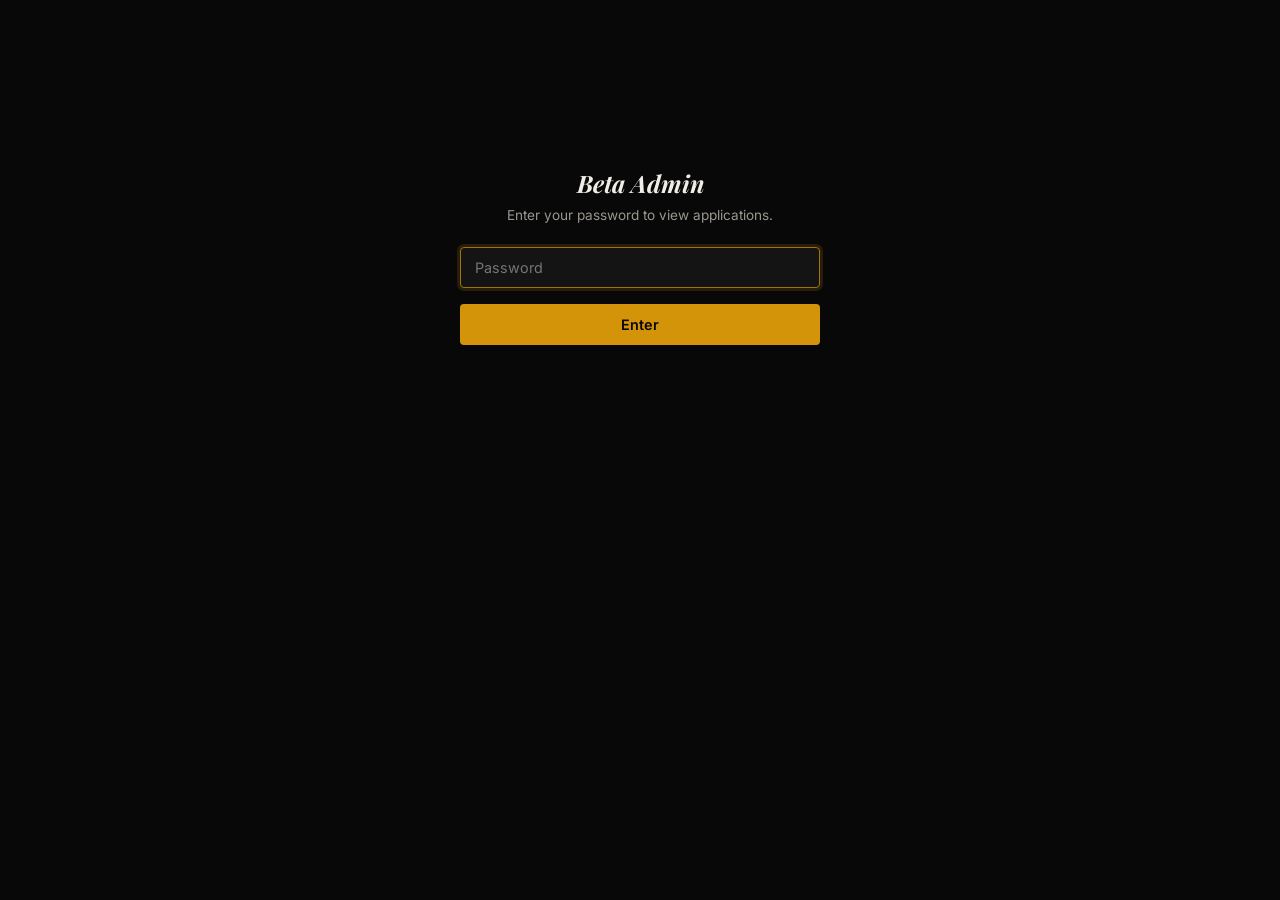
<file: projects/cdos-beta-sources/beta-admin.html>
<!DOCTYPE html>
<html lang="en" data-theme="dark">
<head>
  <meta charset="UTF-8">
  <meta name="viewport" content="width=device-width, initial-scale=1.0">
  <title>Beta Admin</title>
  <link rel="preconnect" href="https://fonts.googleapis.com">
  <link rel="preconnect" href="https://fonts.gstatic.com" crossorigin>
  <link href="https://fonts.googleapis.com/css2?family=Inter:wght@300;400;500;600&family=Playfair+Display:ital,wght@1,400;1,500&display=swap" rel="stylesheet">
  <style>
    *, *::before, *::after { box-sizing: border-box; margin: 0; padding: 0; }
    :root {
      --bg: #080808; --surface: #0E0E0E; --surface-2: #141414;
      --border: #222; --amber: #D4940A; --amber-dim: #A37208;
      --amber-glow: rgba(212,148,10,0.15); --amber-glow-strong: rgba(212,148,10,0.25);
      --white: #F0EDE6; --text: #E0DCD4; --text-muted: #9A978F; --text-dim: #6B6860;
      --ease: cubic-bezier(0.16,1,0.3,1);
    }
    body { font-family: 'Inter', sans-serif; background: var(--bg); color: var(--text); min-height: 100dvh; padding: 2rem clamp(1rem,4vw,3rem); -webkit-font-smoothing: antialiased; }
    a { color: var(--amber); text-decoration: none; }

    /* Login */
    .login { max-width: 360px; margin: 15vh auto; text-align: center; }
    .login h1 { font-family: 'Playfair Display', serif; font-style: italic; font-size: 1.5rem; color: var(--white); margin-bottom: 0.5rem; }
    .login p { font-size: 0.85rem; color: var(--text-muted); margin-bottom: 1.5rem; }
    .login input { width: 100%; padding: 0.7rem 0.9rem; font-family: inherit; font-size: 0.9rem; color: var(--text); background: var(--surface-2); border: 1px solid var(--border); border-radius: 4px; outline: none; margin-bottom: 1rem; }
    .login input:focus { border-color: var(--amber-dim); box-shadow: 0 0 0 3px var(--amber-glow); }
    .login button { width: 100%; padding: 0.75rem; font-family: inherit; font-size: 0.9rem; font-weight: 600; color: var(--bg); background: var(--amber); border: none; border-radius: 4px; cursor: pointer; }
    .login button:hover { background: #F5DCA0; }
    .login .error { color: #d163a7; font-size: 0.8rem; margin-top: 0.5rem; display: none; }

    /* Admin */
    .admin { display: none; }
    .admin-header { display: flex; justify-content: space-between; align-items: center; margin-bottom: 1.5rem; flex-wrap: wrap; gap: 1rem; }
    .admin-header h1 { font-family: 'Playfair Display', serif; font-style: italic; font-size: 1.5rem; color: var(--white); }
    .admin-actions { display: flex; gap: 0.75rem; }
    .admin-btn { padding: 0.5rem 1rem; font-size: 0.75rem; font-weight: 500; color: var(--text); background: var(--surface-2); border: 1px solid var(--border); border-radius: 4px; cursor: pointer; }
    .admin-btn:hover { border-color: var(--amber-dim); color: var(--amber); }

    .stats { display: flex; gap: 1rem; margin-bottom: 1.5rem; flex-wrap: wrap; }
    .stat { background: var(--surface); border: 1px solid var(--border); border-radius: 6px; padding: 1rem 1.25rem; min-width: 100px; }
    .stat-num { font-family: 'Playfair Display', serif; font-style: italic; font-size: 1.5rem; color: var(--amber); }
    .stat-label { font-size: 0.7rem; color: var(--text-dim); margin-top: 0.2rem; }

    .filters { display: flex; gap: 0.5rem; margin-bottom: 1.5rem; flex-wrap: wrap; }
    .filter { padding: 0.4rem 1rem; font-size: 0.75rem; font-weight: 500; color: var(--text-muted); background: transparent; border: 1px solid var(--border); border-radius: 4px; cursor: pointer; }
    .filter:hover { border-color: var(--amber-dim); color: var(--text); }
    .filter.on { background: var(--amber-glow-strong); border-color: var(--amber); color: var(--amber); }

    .cards { display: flex; flex-direction: column; gap: 1rem; }
    .card { background: var(--surface); border: 1px solid var(--border); border-radius: 6px; padding: 1.25rem 1.5rem; }
    .card:hover { border-color: #3A3A3A; }
    .card-top { display: flex; justify-content: space-between; align-items: flex-start; margin-bottom: 0.75rem; flex-wrap: wrap; gap: 0.5rem; }
    .card-name { font-weight: 600; color: var(--white); }
    .card-email { font-size: 0.75rem; color: var(--text-muted); }
    .card-meta { display: flex; gap: 0.5rem; align-items: center; flex-wrap: wrap; }
    .card-date { font-size: 0.7rem; color: var(--text-dim); }
    .badge { font-size: 0.6rem; font-weight: 600; text-transform: uppercase; letter-spacing: 0.08em; padding: 0.2rem 0.6rem; border-radius: 3px; }
    .b-new { background: var(--amber-glow); color: var(--amber); }
    .b-accepted { background: rgba(67,122,34,0.2); color: #6daa45; }
    .b-waitlisted { background: rgba(85,145,199,0.2); color: #5591c7; }
    .b-declined { background: rgba(161,44,123,0.15); color: #d163a7; }
    .field { display: flex; gap: 0.5rem; margin-bottom: 0.35rem; font-size: 0.85rem; }
    .field-l { color: var(--text-dim); min-width: 90px; flex-shrink: 0; }
    .field-v { color: var(--text); }
    .card-acts { display: flex; gap: 0.5rem; flex-wrap: wrap; padding-top: 0.75rem; border-top: 1px solid var(--border); margin-top: 0.75rem; }
    .act { padding: 0.3rem 0.8rem; font-size: 0.65rem; font-weight: 500; text-transform: uppercase; letter-spacing: 0.06em; color: var(--text-muted); background: transparent; border: 1px solid var(--border); border-radius: 3px; cursor: pointer; }
    .act:hover { border-color: var(--amber-dim); color: var(--amber); }
    .act.on { background: var(--amber-glow); border-color: var(--amber); color: var(--amber); }
    .empty { text-align: center; padding: 3rem; color: var(--text-dim); }
  </style>
</head>
<body>

  <div class="login" id="login">
    <h1>Beta Admin</h1>
    <p>Enter your password to view applications.</p>
    <input type="password" id="pw" placeholder="Password" autofocus>
    <button onclick="doLogin()">Enter</button>
    <div class="error" id="err">Wrong password. Try again.</div>
  </div>

  <div class="admin" id="admin">
    <div class="admin-header">
      <h1>Beta Applications</h1>
      <div class="admin-actions">
        <button class="admin-btn" onclick="doExport()">Export CSV</button>
        <button class="admin-btn" onclick="location.reload()">Refresh</button>
      </div>
    </div>
    <div class="stats" id="stats"></div>
    <div class="filters" id="filters">
      <button class="filter on" data-f="all">All</button>
      <button class="filter" data-f="new">New</button>
      <button class="filter" data-f="accepted">Accepted</button>
      <button class="filter" data-f="waitlisted">Waitlisted</button>
      <button class="filter" data-f="declined">Declined</button>
    </div>
    <div class="cards" id="cards"></div>
  </div>

<script>
// Point to the beta-apply backend
const API = "port/8000".startsWith("__") ? "http://localhost:8000" : "port/8000";
let pw = '';
let apps = [];
let fil = 'all';

document.getElementById('pw').addEventListener('keydown', e => { if (e.key === 'Enter') doLogin(); });

async function doLogin() {
  pw = document.getElementById('pw').value;
  try {
    const r = await fetch(API + '/api/applications?password=' + encodeURIComponent(pw));
    if (r.status === 401) { document.getElementById('err').style.display = 'block'; return; }
    apps = await r.json();
    document.getElementById('login').style.display = 'none';
    document.getElementById('admin').style.display = 'block';
    renderStats();
    renderCards();
    setupFilters();
  } catch(e) { document.getElementById('err').style.display = 'block'; }
}

function renderStats() {
  const s = { total: apps.length, new: 0, accepted: 0, waitlisted: 0 };
  apps.forEach(a => { if (s[a.status] !== undefined) s[a.status]++; });
  document.getElementById('stats').innerHTML =
    `<div class="stat"><div class="stat-num">${s.total}</div><div class="stat-label">Total</div></div>` +
    `<div class="stat"><div class="stat-num">${s.new}</div><div class="stat-label">New</div></div>` +
    `<div class="stat"><div class="stat-num">${s.accepted}</div><div class="stat-label">Accepted</div></div>` +
    `<div class="stat"><div class="stat-num">${s.waitlisted}</div><div class="stat-label">Waitlisted</div></div>`;
}

function setupFilters() {
  document.querySelectorAll('.filter').forEach(b => {
    b.addEventListener('click', function() {
      document.querySelectorAll('.filter').forEach(x => x.classList.remove('on'));
      this.classList.add('on');
      fil = this.dataset.f;
      renderCards();
    });
  });
}

function renderCards() {
  const list = fil === 'all' ? apps : apps.filter(a => a.status === fil);
  const el = document.getElementById('cards');
  if (!list.length) { el.innerHTML = '<p class="empty">No applications yet.</p>'; return; }
  el.innerHTML = list.map(a => `
    <div class="card">
      <div class="card-top">
        <div><div class="card-name">${h(a.name)}</div><div class="card-email">${h(a.email)}</div></div>
        <div class="card-meta"><span class="badge b-${a.status}">${a.status}</span><span class="card-date">${fd(a.created_at)}</span></div>
      </div>
      ${a.platform ? `<div class="field"><span class="field-l">Platform</span><span class="field-v">${h(a.platform)}</span></div>` : ''}
      ${a.profile_url ? `<div class="field"><span class="field-l">Profile</span><span class="field-v"><a href="${h(a.profile_url)}" target="_blank">${h(a.profile_url)}</a></span></div>` : ''}
      ${a.has_product ? `<div class="field"><span class="field-l">Has product</span><span class="field-v">${h(a.has_product)}${a.product_detail ? ' / '+h(a.product_detail) : ''}</span></div>` : ''}
      ${a.known_for ? `<div class="field"><span class="field-l">Known for</span><span class="field-v">${h(a.known_for)}</span></div>` : ''}
      ${a.wound ? `<div class="field"><span class="field-l">Wound</span><span class="field-v">${h(a.wound)}</span></div>` : ''}
      ${a.why_now ? `<div class="field"><span class="field-l">Why now</span><span class="field-v">${h(a.why_now)}</span></div>` : ''}
      <div class="card-acts">
        <button class="act ${a.status==='accepted'?'on':''}" onclick="ss(${a.id},'accepted')">Accept</button>
        <button class="act ${a.status==='waitlisted'?'on':''}" onclick="ss(${a.id},'waitlisted')">Waitlist</button>
        <button class="act ${a.status==='declined'?'on':''}" onclick="ss(${a.id},'declined')">Decline</button>
      </div>
    </div>`).join('');
}

async function ss(id, st) {
  await fetch(API+'/api/applications/'+id+'/status?password='+encodeURIComponent(pw)+'&new_status='+st, {method:'POST'});
  const a = apps.find(x => x.id === id);
  if (a) a.status = st;
  renderStats(); renderCards();
}

function doExport() { window.open(API+'/api/export?password='+encodeURIComponent(pw), '_blank'); }
function h(t) { if (!t) return ''; const d = document.createElement('div'); d.textContent = t; return d.innerHTML; }
function fd(s) {
  if (!s) return '';
  const d = new Date(s+'Z');
  const date = d.toLocaleDateString('en-US',{month:'short',day:'numeric',year:'numeric'});
  const time = d.toLocaleTimeString('en-US',{hour:'numeric',minute:'2-digit',hour12:true});
  return date + ' at ' + time;
}
</script>
<script data-pplx-inline-edit>
(function(){
  if(window===window.top)return;
  function inlineAll(orig,clone){
    if(orig.nodeType!==1)return;
    try{
      var cs=getComputedStyle(orig);
      var t='';
      for(var i=0;i<cs.length;i++){t+=cs[i]+':'+cs.getPropertyValue(cs[i])+';';}
      clone.style.cssText=t;
    }catch(e){}
    var oc=orig.children,cc=clone.children;
    for(var j=0;j<oc.length&&j<cc.length;j++){inlineAll(oc[j],cc[j]);}
  }
  function stripExternal(clone){
    var imgs=clone.querySelectorAll('img');
    for(var i=0;i<imgs.length;i++){
      var s=imgs[i].getAttribute('src');
      if(s&&!s.startsWith('data:'))imgs[i].removeAttribute('src');
    }
    var all=clone.querySelectorAll('*');
    for(var i=0;i<all.length;i++){
      var st=all[i].style.cssText;
      if(st&&st.indexOf('url(')>=0){
        all[i].style.cssText=st.replace(/url\(["']?(?!data:)[^)"']*["']?\)/gi,'none');
      }
    }
  }
  window.addEventListener('message',function(e){
    if(!e.data||e.data.type!=='INLINE_EDIT_CAPTURE_REQUEST')return;
    var scrollX=window.scrollX||window.pageXOffset||0;
    var scrollY=window.scrollY||window.pageYOffset||0;
    var w=window.innerWidth,h=window.innerHeight;
    try{
      var clone=document.documentElement.cloneNode(true);
      var rm=clone.querySelectorAll('script,link[rel="stylesheet"],style');
      for(var i=0;i<rm.length;i++){rm[i].remove();}
      inlineAll(document.documentElement,clone);
      stripExternal(clone);
      var html=new XMLSerializer().serializeToString(clone);
      var svg='<svg xmlns="http://www.w3.org/2000/svg" width="'+w+'" height="'+h+'">'
        +'<foreignObject width="100%" height="100%">'
        +'<div xmlns="http://www.w3.org/1999/xhtml" style="width:'+w+'px;height:'+h+'px;overflow:hidden">'
        +'<div style="transform:translate(-'+scrollX+'px,-'+scrollY+'px);transform-origin:top left">'
        +html+'</div></div></foreignObject></svg>';
      var svgUrl='data:image/svg+xml;charset=utf-8,'+encodeURIComponent(svg);
      var img=new Image();
      img.onload=function(){
        var c=document.createElement('canvas');c.width=w;c.height=h;
        c.getContext('2d').drawImage(img,0,0);
        window.parent.postMessage({type:'INLINE_EDIT_SCREENSHOT_RESULT',dataUrl:c.toDataURL('image/png'),scrollX:scrollX,scrollY:scrollY},'*');
      };
      img.onerror=function(){
        window.parent.postMessage({type:'INLINE_EDIT_SCREENSHOT_RESULT',dataUrl:null,scrollX:scrollX,scrollY:scrollY},'*');
      };
      img.src=svgUrl;
    }catch(err){
      window.parent.postMessage({type:'INLINE_EDIT_SCREENSHOT_RESULT',dataUrl:null,scrollX:scrollX,scrollY:scrollY},'*');
    }
  });
})();
</script></body>
</html>
</file>
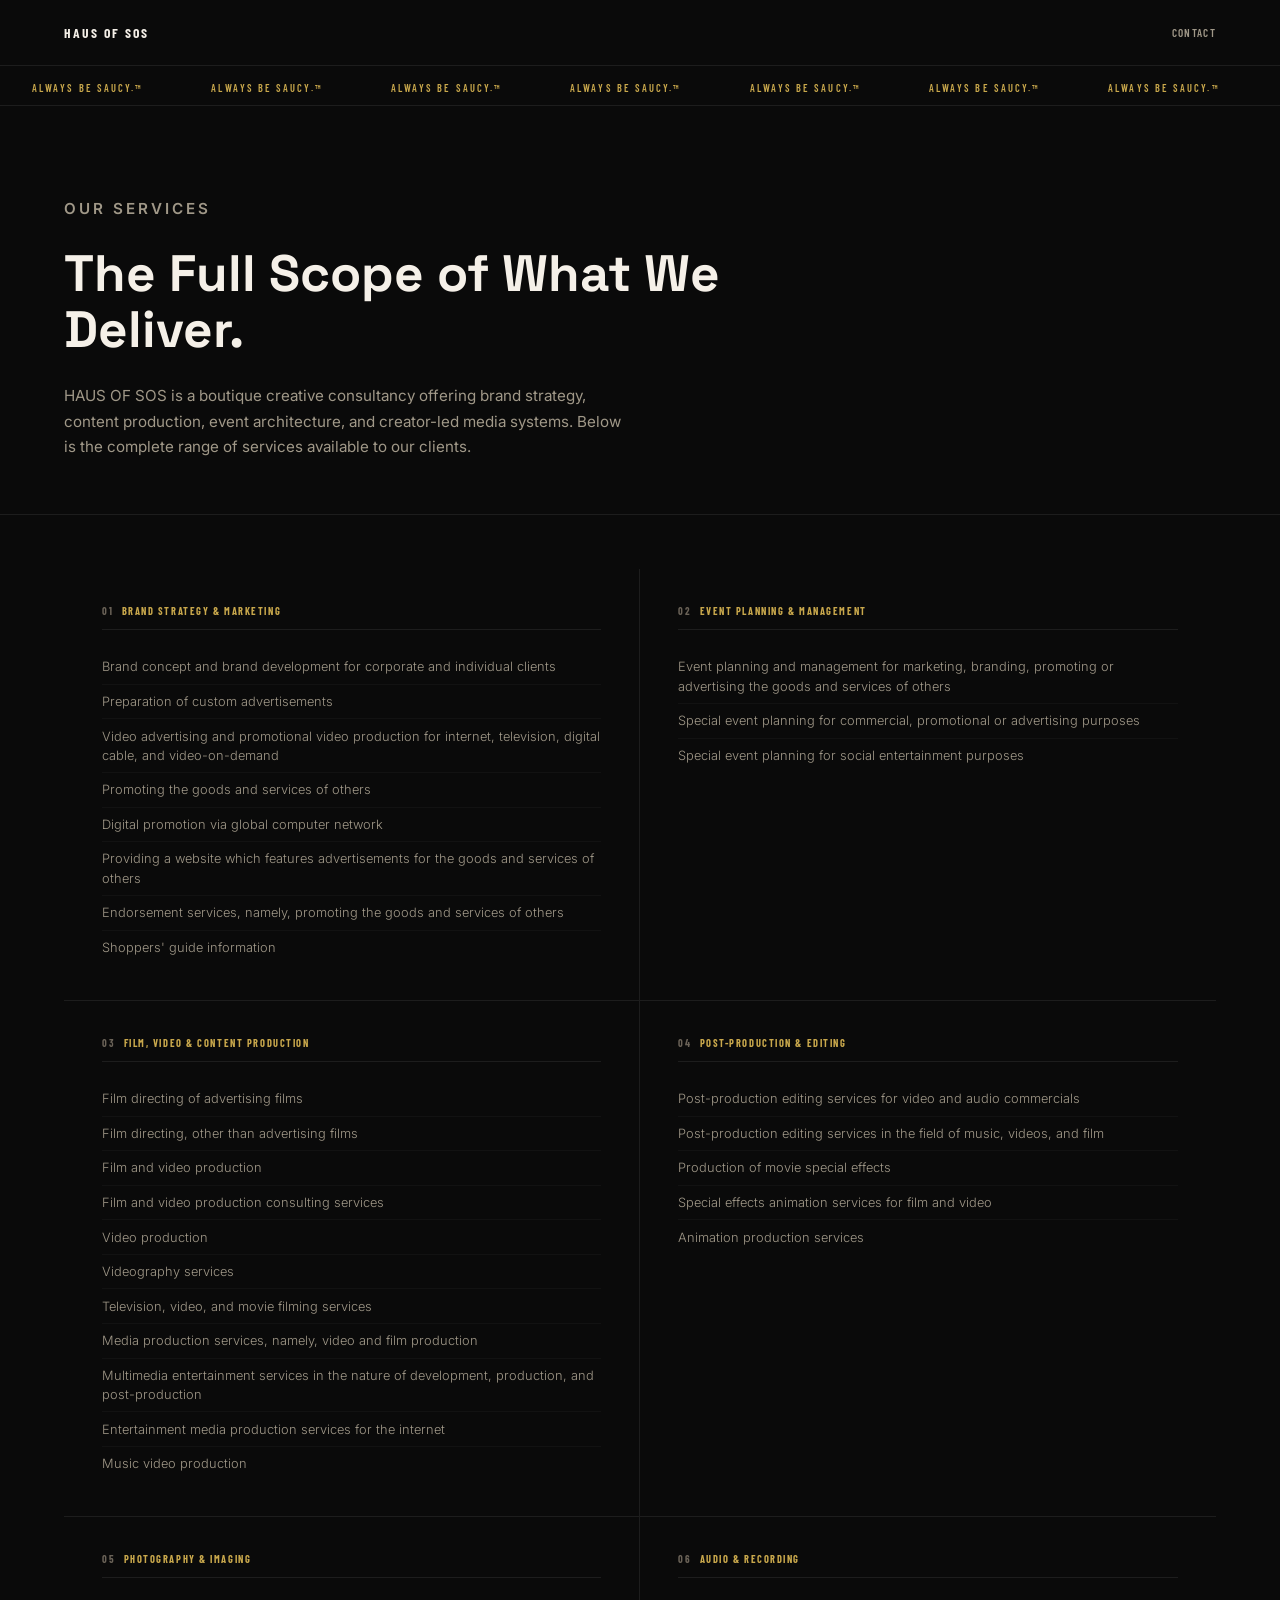
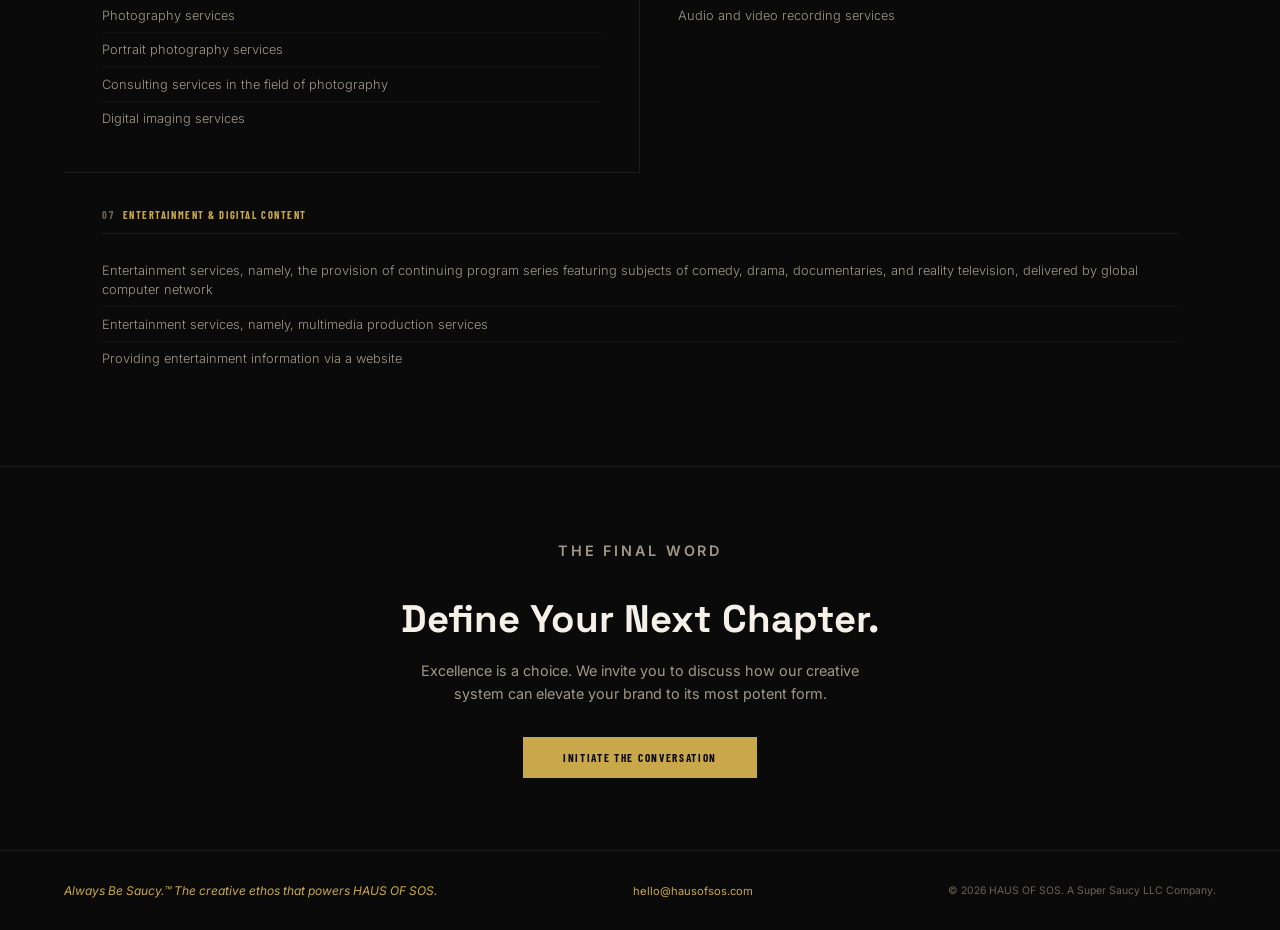
<file: projects/hos-sources/haus-of-sos-services.html>
<!DOCTYPE html>
<html lang="en">
<head>
  <meta charset="UTF-8">
  <meta name="viewport" content="width=device-width, initial-scale=1.0">
  <title>Services | HAUS OF SOS</title>
  <meta name="description" content="The full scope of creative, production, and strategic services offered by HAUS OF SOS under the Always Be Saucy brand.">
  <link rel="preconnect" href="https://fonts.googleapis.com">
  <link rel="preconnect" href="https://fonts.gstatic.com" crossorigin>
  <link href="https://fonts.googleapis.com/css2?family=Barlow+Condensed:wght@500;600;700&family=Inter:wght@300;400;500&family=Space+Grotesk:wght@500;600;700&display=swap" rel="stylesheet">
  <style>
    *, *::before, *::after { box-sizing: border-box; margin: 0; padding: 0; }

    :root {
      --bg: #0a0a0a;
      --surface: #111111;
      --border: rgba(255,255,255,0.08);
      --border-hover: rgba(255,255,255,0.15);
      --gold: #C9A84C;
      --gold-dim: rgba(201,168,76,0.3);
      --text: #f5f0e8;
      --text-muted: #a09888;
      --text-dim: #6b6358;
      --font-display: 'Space Grotesk', sans-serif;
      --font-eyebrow: 'Barlow Condensed', sans-serif;
      --font-body: 'Inter', sans-serif;
    }

    html { scroll-behavior: smooth; -webkit-font-smoothing: antialiased; }

    body {
      font-family: var(--font-body);
      background: var(--bg);
      color: var(--text);
      min-height: 100vh;
    }

    ::selection { background: var(--gold-dim); color: var(--text); }
    a { color: var(--gold); text-decoration: none; }
    a:hover { color: var(--text); }

    /* Nav */
    .nav {
      display: flex;
      justify-content: space-between;
      align-items: center;
      padding: 1.5rem clamp(1.5rem, 5vw, 4rem);
      border-bottom: 1px solid var(--border);
    }

    .nav-logo {
      font-family: var(--font-eyebrow);
      font-weight: 700;
      font-size: 0.85rem;
      letter-spacing: 0.15em;
      text-transform: uppercase;
      color: var(--text);
    }

    .nav-link {
      font-family: var(--font-eyebrow);
      font-weight: 600;
      font-size: 0.7rem;
      letter-spacing: 0.12em;
      text-transform: uppercase;
      color: var(--text-muted);
      transition: color 0.2s;
    }

    .nav-link:hover { color: var(--gold); }

    /* Marquee Banner */
    .marquee {
      overflow: hidden;
      white-space: nowrap;
      border-bottom: 1px solid var(--border);
      padding: 0.6rem 0;
    }

    .marquee-track {
      display: inline-block;
      animation: marquee 25s linear infinite;
    }

    .marquee-text {
      font-family: var(--font-eyebrow);
      font-weight: 600;
      font-size: 0.65rem;
      letter-spacing: 0.2em;
      text-transform: uppercase;
      color: var(--gold);
      padding: 0 2rem;
    }

    @keyframes marquee {
      0% { transform: translateX(0); }
      100% { transform: translateX(-50%); }
    }

    /* Hero */
    .hero {
      padding: clamp(4rem, 10vh, 8rem) clamp(1.5rem, 5vw, 4rem) clamp(3rem, 6vh, 5rem);
      border-bottom: 1px solid var(--border);
    }

    .hero-eyebrow {
      font-family: var(--font-eyebrow);
      font-weight: 600;
      font-size: 0.65rem;
      letter-spacing: 0.2em;
      text-transform: uppercase;
      color: var(--gold);
      margin-bottom: 1.5rem;
    }

    .hero h1 {
      font-family: var(--font-display);
      font-size: clamp(2rem, 4vw, 3.5rem);
      font-weight: 700;
      line-height: 1.1;
      color: var(--text);
      max-width: 700px;
      margin-bottom: 1.5rem;
    }

    .hero p {
      font-family: var(--font-body);
      font-size: 0.95rem;
      color: var(--text-muted);
      line-height: 1.7;
      max-width: 560px;
    }

    /* Services Grid */
    .services {
      padding: clamp(3rem, 6vh, 5rem) clamp(1.5rem, 5vw, 4rem);
    }

    .services-grid {
      display: grid;
      grid-template-columns: 1fr 1fr;
      gap: 0;
    }

    .service-category {
      padding: clamp(2rem, 4vh, 3rem) clamp(1.5rem, 3vw, 2.5rem);
      border-bottom: 1px solid var(--border);
      border-right: 1px solid var(--border);
    }

    .service-category:nth-child(even) {
      border-right: none;
    }

    .service-category:nth-last-child(-n+2) {
      border-bottom: none;
    }

    .service-category:last-child:nth-child(odd) {
      border-right: none;
      grid-column: 1 / -1;
    }

    .cat-header {
      font-family: var(--font-eyebrow);
      font-weight: 700;
      font-size: 0.65rem;
      letter-spacing: 0.15em;
      text-transform: uppercase;
      color: var(--gold);
      margin-bottom: 1.25rem;
      padding-bottom: 0.75rem;
      border-bottom: 1px solid var(--border);
    }

    .cat-number {
      color: var(--text-dim);
      margin-right: 0.5rem;
    }

    .service-list {
      list-style: none;
    }

    .service-list li {
      font-family: var(--font-body);
      font-size: 0.8rem;
      font-weight: 300;
      color: var(--text-muted);
      line-height: 1.5;
      padding: 0.45rem 0;
      border-bottom: 1px solid rgba(255,255,255,0.03);
    }

    .service-list li:last-child {
      border-bottom: none;
    }

    /* CTA */
    .cta {
      padding: clamp(4rem, 8vh, 6rem) clamp(1.5rem, 5vw, 4rem);
      text-align: center;
      border-top: 1px solid var(--border);
    }

    .cta-eyebrow {
      font-family: var(--font-eyebrow);
      font-weight: 600;
      font-size: 0.65rem;
      letter-spacing: 0.2em;
      text-transform: uppercase;
      color: var(--gold);
      margin-bottom: 1.5rem;
    }

    .cta h2 {
      font-family: var(--font-display);
      font-size: clamp(1.5rem, 3vw, 2.5rem);
      font-weight: 700;
      color: var(--text);
      margin-bottom: 1rem;
    }

    .cta p {
      font-family: var(--font-body);
      font-size: 0.9rem;
      color: var(--text-muted);
      max-width: 480px;
      margin: 0 auto 2rem;
      line-height: 1.6;
    }

    .cta-btn {
      display: inline-block;
      font-family: var(--font-eyebrow);
      font-weight: 700;
      font-size: 0.7rem;
      letter-spacing: 0.15em;
      text-transform: uppercase;
      color: var(--bg);
      background: var(--gold);
      padding: 0.9rem 2.5rem;
      border: none;
      cursor: pointer;
      transition: all 0.2s;
    }

    .cta-btn:hover {
      background: var(--text);
      color: var(--bg);
    }

    /* Footer */
    .footer {
      padding: 2rem clamp(1.5rem, 5vw, 4rem);
      border-top: 1px solid var(--border);
      display: flex;
      justify-content: space-between;
      align-items: center;
      flex-wrap: wrap;
      gap: 1rem;
    }

    .footer-trademark {
      font-family: var(--font-body);
      font-size: 0.75rem;
      font-style: italic;
      color: var(--gold);
    }

    .footer-legal {
      font-family: var(--font-body);
      font-size: 0.65rem;
      color: var(--text-dim);
    }

    .footer-contact {
      font-family: var(--font-body);
      font-size: 0.7rem;
      color: var(--text-muted);
    }

    /* Responsive */
    @media (max-width: 768px) {
      .services-grid {
        grid-template-columns: 1fr;
      }
      .service-category {
        border-right: none !important;
      }
      .service-category:last-child {
        grid-column: auto;
      }
    }
  </style>
</head>
<body>

  <!-- Nav -->
  <nav class="nav">
    <span class="nav-logo">HAUS OF SOS</span>
    <a href="mailto:hello@hausofsos.com" class="nav-link">Contact</a>
  </nav>

  <!-- Marquee -->
  <div class="marquee">
    <div class="marquee-track">
      <span class="marquee-text">Always Be Saucy.&trade;</span>
      <span class="marquee-text">Always Be Saucy.&trade;</span>
      <span class="marquee-text">Always Be Saucy.&trade;</span>
      <span class="marquee-text">Always Be Saucy.&trade;</span>
      <span class="marquee-text">Always Be Saucy.&trade;</span>
      <span class="marquee-text">Always Be Saucy.&trade;</span>
      <span class="marquee-text">Always Be Saucy.&trade;</span>
      <span class="marquee-text">Always Be Saucy.&trade;</span>
      <span class="marquee-text">Always Be Saucy.&trade;</span>
      <span class="marquee-text">Always Be Saucy.&trade;</span>
      <span class="marquee-text">Always Be Saucy.&trade;</span>
      <span class="marquee-text">Always Be Saucy.&trade;</span>
      <span class="marquee-text">Always Be Saucy.&trade;</span>
      <span class="marquee-text">Always Be Saucy.&trade;</span>
      <span class="marquee-text">Always Be Saucy.&trade;</span>
      <span class="marquee-text">Always Be Saucy.&trade;</span>
    </div>
  </div>

  <!-- Hero -->
  <section class="hero">
    <p class="hero-eyebrow">Our Services</p>
    <h1>The Full Scope of What We Deliver.</h1>
    <p>HAUS OF SOS is a boutique creative consultancy offering brand strategy, content production, event architecture, and creator-led media systems. Below is the complete range of services available to our clients.</p>
  </section>

  <!-- Services -->
  <section class="services">
    <div class="services-grid">

      <div class="service-category">
        <div class="cat-header"><span class="cat-number">01</span>Brand Strategy & Marketing</div>
        <ul class="service-list">
          <li>Brand concept and brand development for corporate and individual clients</li>
          <li>Preparation of custom advertisements</li>
          <li>Video advertising and promotional video production for internet, television, digital cable, and video-on-demand</li>
          <li>Promoting the goods and services of others</li>
          <li>Digital promotion via global computer network</li>
          <li>Providing a website which features advertisements for the goods and services of others</li>
          <li>Endorsement services, namely, promoting the goods and services of others</li>
          <li>Shoppers' guide information</li>
        </ul>
      </div>

      <div class="service-category">
        <div class="cat-header"><span class="cat-number">02</span>Event Planning & Management</div>
        <ul class="service-list">
          <li>Event planning and management for marketing, branding, promoting or advertising the goods and services of others</li>
          <li>Special event planning for commercial, promotional or advertising purposes</li>
          <li>Special event planning for social entertainment purposes</li>
        </ul>
      </div>

      <div class="service-category">
        <div class="cat-header"><span class="cat-number">03</span>Film, Video & Content Production</div>
        <ul class="service-list">
          <li>Film directing of advertising films</li>
          <li>Film directing, other than advertising films</li>
          <li>Film and video production</li>
          <li>Film and video production consulting services</li>
          <li>Video production</li>
          <li>Videography services</li>
          <li>Television, video, and movie filming services</li>
          <li>Media production services, namely, video and film production</li>
          <li>Multimedia entertainment services in the nature of development, production, and post-production</li>
          <li>Entertainment media production services for the internet</li>
          <li>Music video production</li>
        </ul>
      </div>

      <div class="service-category">
        <div class="cat-header"><span class="cat-number">04</span>Post-Production & Editing</div>
        <ul class="service-list">
          <li>Post-production editing services for video and audio commercials</li>
          <li>Post-production editing services in the field of music, videos, and film</li>
          <li>Production of movie special effects</li>
          <li>Special effects animation services for film and video</li>
          <li>Animation production services</li>
        </ul>
      </div>

      <div class="service-category">
        <div class="cat-header"><span class="cat-number">05</span>Photography & Imaging</div>
        <ul class="service-list">
          <li>Photography services</li>
          <li>Portrait photography services</li>
          <li>Consulting services in the field of photography</li>
          <li>Digital imaging services</li>
        </ul>
      </div>

      <div class="service-category">
        <div class="cat-header"><span class="cat-number">06</span>Audio & Recording</div>
        <ul class="service-list">
          <li>Audio and video recording services</li>
        </ul>
      </div>

      <div class="service-category">
        <div class="cat-header"><span class="cat-number">07</span>Entertainment & Digital Content</div>
        <ul class="service-list">
          <li>Entertainment services, namely, the provision of continuing program series featuring subjects of comedy, drama, documentaries, and reality television, delivered by global computer network</li>
          <li>Entertainment services, namely, multimedia production services</li>
          <li>Providing entertainment information via a website</li>
        </ul>
      </div>

    </div>
  </section>

  <!-- CTA -->
  <section class="cta">
    <p class="cta-eyebrow">The Final Word</p>
    <h2>Define Your Next Chapter.</h2>
    <p>Excellence is a choice. We invite you to discuss how our creative system can elevate your brand to its most potent form.</p>
    <a href="mailto:hello@hausofsos.com" class="cta-btn">Initiate the Conversation</a>
  </section>

  <!-- Footer -->
  <footer class="footer">
    <span class="footer-trademark">Always Be Saucy.&trade; The creative ethos that powers HAUS OF SOS.</span>
    <span class="footer-contact"><a href="mailto:hello@hausofsos.com">hello@hausofsos.com</a></span>
    <span class="footer-legal">&copy; 2026 HAUS OF SOS. A Super Saucy LLC Company.</span>
  </footer>

<script data-pplx-inline-edit>
(function(){
  if(window===window.top)return;
  function inlineAll(orig,clone){
    if(orig.nodeType!==1)return;
    try{
      var cs=getComputedStyle(orig);
      var t='';
      for(var i=0;i<cs.length;i++){t+=cs[i]+':'+cs.getPropertyValue(cs[i])+';';}
      clone.style.cssText=t;
    }catch(e){}
    var oc=orig.children,cc=clone.children;
    for(var j=0;j<oc.length&&j<cc.length;j++){inlineAll(oc[j],cc[j]);}
  }
  function stripExternal(clone){
    var imgs=clone.querySelectorAll('img');
    for(var i=0;i<imgs.length;i++){
      var s=imgs[i].getAttribute('src');
      if(s&&!s.startsWith('data:'))imgs[i].removeAttribute('src');
    }
    var all=clone.querySelectorAll('*');
    for(var i=0;i<all.length;i++){
      var st=all[i].style.cssText;
      if(st&&st.indexOf('url(')>=0){
        all[i].style.cssText=st.replace(/url\(["']?(?!data:)[^)"']*["']?\)/gi,'none');
      }
    }
  }
  window.addEventListener('message',function(e){
    if(!e.data||e.data.type!=='INLINE_EDIT_CAPTURE_REQUEST')return;
    var scrollX=window.scrollX||window.pageXOffset||0;
    var scrollY=window.scrollY||window.pageYOffset||0;
    var w=window.innerWidth,h=window.innerHeight;
    try{
      var clone=document.documentElement.cloneNode(true);
      var rm=clone.querySelectorAll('script,link[rel="stylesheet"],style');
      for(var i=0;i<rm.length;i++){rm[i].remove();}
      inlineAll(document.documentElement,clone);
      stripExternal(clone);
      var html=new XMLSerializer().serializeToString(clone);
      var svg='<svg xmlns="http://www.w3.org/2000/svg" width="'+w+'" height="'+h+'">'
        +'<foreignObject width="100%" height="100%">'
        +'<div xmlns="http://www.w3.org/1999/xhtml" style="width:'+w+'px;height:'+h+'px;overflow:hidden">'
        +'<div style="transform:translate(-'+scrollX+'px,-'+scrollY+'px);transform-origin:top left">'
        +html+'</div></div></foreignObject></svg>';
      var svgUrl='data:image/svg+xml;charset=utf-8,'+encodeURIComponent(svg);
      var img=new Image();
      img.onload=function(){
        var c=document.createElement('canvas');c.width=w;c.height=h;
        c.getContext('2d').drawImage(img,0,0);
        window.parent.postMessage({type:'INLINE_EDIT_SCREENSHOT_RESULT',dataUrl:c.toDataURL('image/png'),scrollX:scrollX,scrollY:scrollY},'*');
      };
      img.onerror=function(){
        window.parent.postMessage({type:'INLINE_EDIT_SCREENSHOT_RESULT',dataUrl:null,scrollX:scrollX,scrollY:scrollY},'*');
      };
      img.src=svgUrl;
    }catch(err){
      window.parent.postMessage({type:'INLINE_EDIT_SCREENSHOT_RESULT',dataUrl:null,scrollX:scrollX,scrollY:scrollY},'*');
    }
  });
})();
</script></body>
</html>
</file>
<file: projects/cdos-beta-sources/style.css>
/* ============================================
   CREATOR DARWINISM OS - BETA APPLICATION
   Dark theme. Playfair Display + Inter.
   Amber/Gold accent on near-black.
   ============================================ */

*, *::before, *::after { box-sizing: border-box; margin: 0; padding: 0; }

:root {
  --bg: #080808;
  --surface: #0E0E0E;
  --surface-2: #141414;
  --surface-3: #1A1A1A;
  --border: #222222;
  --border-focus: #3A3A3A;
  --amber: #D4940A;
  --amber-dim: #A37208;
  --amber-glow: rgba(212, 148, 10, 0.15);
  --amber-glow-strong: rgba(212, 148, 10, 0.25);
  --gold-light: #F5DCA0;
  --white: #F0EDE6;
  --text: #E0DCD4;
  --text-muted: #9A978F;
  --text-dim: #6B6860;
  --text-xs: clamp(0.7rem, 0.65rem + 0.25vw, 0.8rem);
  --text-sm: clamp(0.8rem, 0.75rem + 0.25vw, 0.9rem);
  --text-base: clamp(0.9rem, 0.85rem + 0.25vw, 1rem);
  --text-lg: clamp(1.1rem, 1rem + 0.5vw, 1.35rem);
  --text-xl: clamp(1.5rem, 1.2rem + 1vw, 2rem);
  --text-2xl: clamp(2rem, 1.4rem + 2vw, 3rem);
  --text-hero: clamp(2.4rem, 1.2rem + 4vw, 4.5rem);
  --font-display: 'Playfair Display', Georgia, serif;
  --font-body: 'Inter', -apple-system, sans-serif;
  --ease: cubic-bezier(0.16, 1, 0.3, 1);
  --transition: 200ms var(--ease);
}

html {
  scroll-behavior: smooth;
  -webkit-font-smoothing: antialiased;
  -moz-osx-font-smoothing: grayscale;
  scroll-padding-top: 2rem;
}

body {
  font-family: var(--font-body);
  font-size: var(--text-base);
  color: var(--text);
  background: var(--bg);
  line-height: 1.6;
  min-height: 100dvh;
}

::selection {
  background: var(--amber-glow-strong);
  color: var(--white);
}

a { color: var(--amber); text-decoration: none; transition: color var(--transition); }
a:hover { color: var(--gold-light); }

.container {
  max-width: 960px;
  margin: 0 auto;
  padding: 0 clamp(1.25rem, 4vw, 2.5rem);
}

.label {
  display: inline-block;
  font-family: var(--font-body);
  font-size: var(--text-xs);
  font-weight: 500;
  letter-spacing: 0.12em;
  color: var(--amber);
  margin-bottom: 1rem;
}

/* ============ HERO ============ */
.hero {
  position: relative;
  min-height: 100dvh;
  display: flex;
  align-items: center;
  padding: clamp(6rem, 12vh, 10rem) 0 clamp(4rem, 8vh, 8rem);
  overflow: hidden;
}

.hero::before {
  content: '';
  position: absolute;
  top: -40%;
  right: -20%;
  width: 70%;
  height: 100%;
  background: radial-gradient(ellipse, var(--amber-glow) 0%, transparent 70%);
  pointer-events: none;
  opacity: 0.5;
}

.hero-inner {
  max-width: 960px;
  margin: 0 auto;
  padding: 0 clamp(1.25rem, 4vw, 2.5rem);
  position: relative;
  z-index: 1;
}

h1 {
  font-family: var(--font-display);
  font-weight: 500;
  line-height: 1.1;
  margin-bottom: 1.5rem;
}

.hero-line-1 {
  display: block;
  font-size: var(--text-2xl);
  color: var(--text-muted);
  font-style: italic;
}

.hero-line-2 {
  display: block;
  font-size: var(--text-2xl);
  color: var(--white);
}

.hero-line-3 {
  display: block;
  font-size: clamp(2.5rem, 1.6rem + 3vw, 4rem);
  color: var(--amber);
  font-style: italic;
}

.hero-sub {
  max-width: 560px;
  font-size: var(--text-base);
  color: var(--text-muted);
  line-height: 1.7;
  margin-bottom: 2.5rem;
}

.hero-fade {
  position: absolute;
  bottom: 0;
  left: 0;
  right: 0;
  height: 120px;
  background: linear-gradient(to bottom, transparent, var(--bg));
  pointer-events: none;
}

/* CTA Button */
.cta-btn {
  display: inline-flex;
  align-items: center;
  justify-content: center;
  padding: 0.9rem 2.2rem;
  font-family: var(--font-body);
  font-size: var(--text-sm);
  font-weight: 500;
  letter-spacing: 0.03em;
  color: var(--bg);
  background: var(--amber);
  border: none;
  border-radius: 4px;
  cursor: pointer;
  transition: all var(--transition);
  text-decoration: none;
}

.cta-btn:hover {
  background: var(--gold-light);
  color: var(--bg);
  box-shadow: 0 0 30px var(--amber-glow-strong);
}

.cta-btn:active {
  transform: scale(0.98);
}

/* ============ SECTIONS ============ */
.section {
  padding: clamp(4rem, 8vh, 7rem) 0;
}

.section-dark {
  background: var(--surface);
}

.section h2 {
  font-family: var(--font-display);
  font-size: var(--text-xl);
  font-weight: 500;
  font-style: italic;
  color: var(--white);
  max-width: 600px;
  margin-bottom: 2.5rem;
  line-height: 1.25;
}

/* ============ WOUNDS ============ */
.wounds-grid {
  display: grid;
  grid-template-columns: repeat(3, 1fr);
  gap: 1.5rem;
}

.wound-card {
  background: var(--surface);
  border: 1px solid var(--border);
  border-radius: 6px;
  padding: 2rem 1.5rem;
  transition: border-color var(--transition), box-shadow var(--transition);
}

.wound-card:hover {
  border-color: var(--amber-dim);
  box-shadow: 0 0 20px var(--amber-glow);
}

.wound-number {
  font-family: var(--font-display);
  font-style: italic;
  font-size: var(--text-xl);
  color: var(--amber);
  display: block;
  margin-bottom: 0.75rem;
}

.wound-card h3 {
  font-family: var(--font-body);
  font-size: var(--text-lg);
  font-weight: 600;
  color: var(--white);
  margin-bottom: 0.5rem;
}

.wound-card p {
  font-size: var(--text-sm);
  color: var(--text-muted);
  line-height: 1.6;
}

/* ============ LOOP STEPS ============ */
.loop-steps {
  display: flex;
  align-items: flex-start;
  gap: 0;
}

.loop-step {
  flex: 1;
  padding: 1.5rem;
}

.loop-connector {
  width: 40px;
  min-width: 40px;
  display: flex;
  align-items: center;
  justify-content: center;
  padding-top: 1.5rem;
  color: var(--text-dim);
  font-size: 1.2rem;
}

.loop-connector::after {
  content: '\2192';
  color: var(--amber-dim);
  font-size: 1.2rem;
}

.loop-icon {
  display: inline-flex;
  align-items: center;
  justify-content: center;
  width: 36px;
  height: 36px;
  border-radius: 50%;
  border: 1px solid var(--amber-dim);
  font-family: var(--font-body);
  font-size: var(--text-xs);
  font-weight: 500;
  color: var(--amber);
  margin-bottom: 1rem;
}

.loop-step h3 {
  font-family: var(--font-display);
  font-style: italic;
  font-size: var(--text-lg);
  color: var(--white);
  margin-bottom: 0.5rem;
}

.loop-step p {
  font-size: var(--text-sm);
  color: var(--text-muted);
  line-height: 1.6;
}

/* ============ BENEFITS ============ */
.benefits-grid {
  display: grid;
  grid-template-columns: 1fr 1fr;
  gap: 1.5rem;
}

.benefit {
  display: flex;
  gap: 1rem;
  align-items: flex-start;
  padding: 1.5rem;
  background: var(--surface);
  border: 1px solid var(--border);
  border-radius: 6px;
}

.benefit-dot {
  width: 8px;
  height: 8px;
  min-width: 8px;
  border-radius: 50%;
  background: var(--amber);
  margin-top: 0.5rem;
}

.benefit h3 {
  font-family: var(--font-body);
  font-size: var(--text-base);
  font-weight: 600;
  color: var(--white);
  margin-bottom: 0.3rem;
}

.benefit p {
  font-size: var(--text-sm);
  color: var(--text-muted);
  line-height: 1.5;
}

/* ============ FORM ============ */
.form-container {
  max-width: 720px;
}

.form-note {
  color: var(--text-muted);
  font-size: var(--text-sm);
  margin-bottom: 2.5rem;
  max-width: 520px;
  line-height: 1.6;
}

.gmail-note {
  color: var(--amber);
}

.form-row {
  display: grid;
  grid-template-columns: 1fr 1fr;
  gap: 1.25rem;
  margin-bottom: 1.25rem;
}

.form-group {
  display: flex;
  flex-direction: column;
  gap: 0.4rem;
}

.form-group.full-width {
  margin-bottom: 1.25rem;
}

label {
  font-size: var(--text-sm);
  font-weight: 500;
  color: var(--text);
}

.req { color: var(--amber); }

input, select, textarea {
  font-family: var(--font-body);
  font-size: var(--text-sm);
  color: var(--text);
  background: var(--surface-2);
  border: 1px solid var(--border);
  border-radius: 4px;
  padding: 0.7rem 0.9rem;
  outline: none;
  transition: border-color var(--transition), box-shadow var(--transition);
  -webkit-appearance: none;
}

input::placeholder, textarea::placeholder {
  color: var(--text-dim);
}

input:focus, select:focus, textarea:focus {
  border-color: var(--amber-dim);
  box-shadow: 0 0 0 3px var(--amber-glow);
}

select {
  cursor: pointer;
  background-image: url("data:image/svg+xml,%3Csvg width='12' height='8' viewBox='0 0 12 8' fill='none' xmlns='http://www.w3.org/2000/svg'%3E%3Cpath d='M1 1.5L6 6.5L11 1.5' stroke='%236B6860' stroke-width='1.5' stroke-linecap='round' stroke-linejoin='round'/%3E%3C/svg%3E");
  background-repeat: no-repeat;
  background-position: right 0.9rem center;
  padding-right: 2.5rem;
}

select option {
  background: var(--surface-2);
  color: var(--text);
}

textarea {
  resize: vertical;
  min-height: 100px;
}

/* Wound select chips */
.wound-select {
  display: flex;
  gap: 0.75rem;
  flex-wrap: wrap;
  margin-top: 0.25rem;
}

.wound-option input { display: none; }

.wound-chip {
  display: inline-block;
  padding: 0.55rem 1.25rem;
  font-family: var(--font-body);
  font-size: var(--text-sm);
  font-weight: 500;
  color: var(--text-muted);
  background: var(--surface-2);
  border: 1px solid var(--border);
  border-radius: 4px;
  cursor: pointer;
  transition: all var(--transition);
}

.wound-chip:hover {
  border-color: var(--amber-dim);
  color: var(--text);
}

.wound-option input:checked + .wound-chip {
  background: var(--amber-glow-strong);
  border-color: var(--amber);
  color: var(--amber);
}

.submit-btn {
  margin-top: 1rem;
  width: 100%;
  padding: 1rem;
  font-size: var(--text-base);
  font-weight: 600;
  letter-spacing: 0.02em;
}

.submit-btn:disabled {
  opacity: 0.6;
  cursor: not-allowed;
}

/* Success */
.success-message {
  text-align: center;
  padding: 3rem 1rem;
}

.success-icon {
  width: 56px;
  height: 56px;
  border-radius: 50%;
  background: var(--amber-glow-strong);
  color: var(--amber);
  font-size: 1.5rem;
  display: inline-flex;
  align-items: center;
  justify-content: center;
  margin-bottom: 1.5rem;
}

.success-message h3 {
  font-family: var(--font-display);
  font-style: italic;
  font-size: var(--text-xl);
  color: var(--white);
  margin-bottom: 0.75rem;
}

.success-message p {
  color: var(--text-muted);
  font-size: var(--text-sm);
  max-width: 440px;
  margin: 0 auto;
  line-height: 1.6;
}

/* ============ FOOTER ============ */
.footer {
  padding: 3rem 0;
  border-top: 1px solid var(--border);
}

.footer-inner {
  text-align: center;
}

.footer-brand {
  font-family: var(--font-display);
  font-style: italic;
  font-size: var(--text-base);
  color: var(--amber);
  margin-bottom: 0.75rem;
}

.footer-links {
  font-size: var(--text-xs);
  margin-bottom: 0.75rem;
}

.footer-links a {
  color: var(--text-muted);
  transition: color var(--transition);
}

.footer-links a:hover { color: var(--amber); }

.footer-sep {
  display: inline-block;
  width: 3px;
  height: 3px;
  border-radius: 50%;
  background: var(--text-dim);
  margin: 0 0.75rem;
  vertical-align: middle;
}

.footer-copy {
  font-size: var(--text-xs);
  color: var(--text-dim);
}

.footer-admin {
  margin-top: 0.5rem;
}

.footer-admin a {
  font-size: 0.65rem;
  color: var(--text-dim);
  opacity: 0.3;
  transition: opacity var(--transition);
}

.footer-admin a:hover {
  opacity: 0.6;
}

/* ============ ADMIN PANEL ============ */
.admin-panel {
  position: fixed;
  inset: 0;
  background: var(--bg);
  z-index: 1000;
  overflow-y: auto;
  padding: 2rem clamp(1rem, 4vw, 3rem);
}

.admin-header {
  display: flex;
  justify-content: space-between;
  align-items: center;
  margin-bottom: 1.5rem;
  flex-wrap: wrap;
  gap: 1rem;
}

.admin-header h2 {
  font-family: var(--font-display);
  font-style: italic;
  font-size: var(--text-xl);
  color: var(--white);
}

.admin-actions {
  display: flex;
  gap: 0.75rem;
}

.admin-btn {
  padding: 0.5rem 1rem;
  font-size: var(--text-xs);
  font-weight: 500;
  color: var(--text);
  background: var(--surface-2);
  border: 1px solid var(--border);
  border-radius: 4px;
  cursor: pointer;
  transition: all var(--transition);
}

.admin-btn:hover { border-color: var(--amber-dim); color: var(--amber); }
.admin-btn-close { color: var(--text-dim); }

.admin-stats {
  display: flex;
  gap: 1rem;
  margin-bottom: 1.5rem;
  flex-wrap: wrap;
}

.stat-card {
  background: var(--surface);
  border: 1px solid var(--border);
  border-radius: 6px;
  padding: 1rem 1.25rem;
  min-width: 100px;
}

.stat-card .stat-num {
  font-family: var(--font-display);
  font-style: italic;
  font-size: var(--text-xl);
  color: var(--amber);
}

.stat-card .stat-label {
  font-size: var(--text-xs);
  color: var(--text-dim);
  margin-top: 0.2rem;
}

.admin-filters {
  display: flex;
  gap: 0.5rem;
  margin-bottom: 1.5rem;
  flex-wrap: wrap;
}

.filter-btn {
  padding: 0.4rem 1rem;
  font-size: var(--text-xs);
  font-weight: 500;
  color: var(--text-muted);
  background: transparent;
  border: 1px solid var(--border);
  border-radius: 4px;
  cursor: pointer;
  transition: all var(--transition);
}

.filter-btn:hover { border-color: var(--amber-dim); color: var(--text); }
.filter-btn.active { background: var(--amber-glow-strong); border-color: var(--amber); color: var(--amber); }

.admin-list { display: flex; flex-direction: column; gap: 1rem; }

.app-card {
  background: var(--surface);
  border: 1px solid var(--border);
  border-radius: 6px;
  padding: 1.25rem 1.5rem;
  transition: border-color var(--transition);
}

.app-card:hover { border-color: var(--border-focus); }

.app-card-header {
  display: flex;
  justify-content: space-between;
  align-items: flex-start;
  margin-bottom: 0.75rem;
  flex-wrap: wrap;
  gap: 0.5rem;
}

.app-card-name {
  font-weight: 600;
  color: var(--white);
  font-size: var(--text-base);
}

.app-card-email {
  font-size: var(--text-xs);
  color: var(--text-muted);
}

.app-card-meta {
  display: flex;
  gap: 0.5rem;
  align-items: center;
  flex-wrap: wrap;
}

.app-card-date {
  font-size: var(--text-xs);
  color: var(--text-dim);
}

.status-badge {
  font-size: 0.65rem;
  font-weight: 600;
  text-transform: uppercase;
  letter-spacing: 0.08em;
  padding: 0.2rem 0.6rem;
  border-radius: 3px;
}

.status-new { background: var(--amber-glow); color: var(--amber); }
.status-accepted { background: rgba(67,122,34,0.2); color: #6daa45; }
.status-waitlisted { background: rgba(85,145,199,0.2); color: #5591c7; }
.status-declined { background: rgba(161,44,123,0.15); color: #d163a7; }

.app-card-body { margin-bottom: 0.75rem; }

.app-field {
  display: flex;
  gap: 0.5rem;
  margin-bottom: 0.35rem;
  font-size: var(--text-sm);
}

.app-field-label {
  color: var(--text-dim);
  min-width: 90px;
  flex-shrink: 0;
}

.app-field-value { color: var(--text); }

.app-card-actions {
  display: flex;
  gap: 0.5rem;
  flex-wrap: wrap;
  padding-top: 0.75rem;
  border-top: 1px solid var(--border);
}

.action-btn {
  padding: 0.3rem 0.8rem;
  font-size: 0.7rem;
  font-weight: 500;
  text-transform: uppercase;
  letter-spacing: 0.06em;
  color: var(--text-muted);
  background: transparent;
  border: 1px solid var(--border);
  border-radius: 3px;
  cursor: pointer;
  transition: all var(--transition);
}

.action-btn:hover { border-color: var(--amber-dim); color: var(--amber); }
.action-btn.active-action { background: var(--amber-glow); border-color: var(--amber); color: var(--amber); }

/* ============ RESPONSIVE ============ */
@media (max-width: 768px) {
  .wounds-grid { grid-template-columns: 1fr; }
  .benefits-grid { grid-template-columns: 1fr; }
  .form-row { grid-template-columns: 1fr; }
  .loop-steps { flex-direction: column; }
  .loop-connector { width: auto; min-width: auto; padding: 0.25rem 0; }
  .loop-connector::after { content: '\2193'; }
}

/* Scroll animations - only when JS has loaded */
.js-loaded .fade-in {
  opacity: 0;
  transform: translateY(16px);
  transition: opacity 0.5s var(--ease), transform 0.5s var(--ease);
}

.js-loaded .fade-in.visible {
  opacity: 1;
  transform: translateY(0);
}
</file>
<file: projects/banquet-sources/beta-feedback/base.css>
*, *::before, *::after { box-sizing: border-box; margin: 0; padding: 0; }

html {
  -moz-text-size-adjust: none;
  -webkit-text-size-adjust: none;
  text-size-adjust: none;
  -webkit-font-smoothing: antialiased;
  -moz-osx-font-smoothing: grayscale;
  text-rendering: optimizeLegibility;
  scroll-behavior: smooth;
  hanging-punctuation: first last;
  scroll-padding-top: 4rem;
}

body {
  min-height: 100dvh;
  line-height: 1.6;
  font-family: var(--font-body, sans-serif);
  font-size: var(--text-base);
  color: var(--color-text);
  background-color: var(--color-bg);
}

img, picture, video, canvas, svg { display: block; max-width: 100%; height: auto; }
ul[role="list"], ol[role="list"] { list-style: none; }
input, button, textarea, select { font: inherit; color: inherit; }

h1, h2, h3, h4, h5, h6 { text-wrap: balance; line-height: 1.15; }
p, li, figcaption { text-wrap: pretty; }

::selection {
  background: rgba(207, 181, 59, 0.3);
  color: #fff;
}

:focus-visible {
  outline: 2px solid var(--color-accent);
  outline-offset: 3px;
  border-radius: 4px;
}

@media (prefers-reduced-motion: reduce) {
  *, *::before, *::after {
    animation-duration: 0.01ms !important;
    animation-iteration-count: 1 !important;
    transition-duration: 0.01ms !important;
    scroll-behavior: auto !important;
  }
}

button { cursor: pointer; background: none; border: none; }
table { border-collapse: collapse; width: 100%; }

a, button, [role="button"], [role="link"], input, textarea, select {
  transition: color 180ms cubic-bezier(0.16, 1, 0.3, 1),
              background 180ms cubic-bezier(0.16, 1, 0.3, 1),
              border-color 180ms cubic-bezier(0.16, 1, 0.3, 1),
              box-shadow 180ms cubic-bezier(0.16, 1, 0.3, 1);
}

.sr-only {
  position: absolute; width: 1px; height: 1px; padding: 0; margin: -1px;
  overflow: hidden; clip: rect(0, 0, 0, 0); white-space: nowrap; border-width: 0;
}
</file>
<file: projects/banquet-sources/beta-feedback/style.css>
/* ========================================
   The Banquet — The Journey of Love
   Design foundation: The Banquet Series covers
   Cream letterpress · merlot · engraved serif
   ======================================== */

:root {
  --font-inscription: 'Cinzel', 'Trajan Pro', Georgia, serif;
  --font-serif: 'Cormorant Garamond', Georgia, serif;

  --text-xs:   clamp(0.72rem,  0.68rem + 0.2vw, 0.8rem);
  --text-sm:   clamp(0.85rem, 0.8rem + 0.2vw, 0.95rem);
  --text-base: clamp(1.05rem, 1rem + 0.25vw, 1.2rem);
  --text-lg:   clamp(1.2rem, 1.1rem + 0.4vw, 1.45rem);
  --text-xl:   clamp(1.5rem, 1.2rem + 1vw, 2.1rem);
  --text-2xl:  clamp(1.9rem, 1.3rem + 2vw, 3rem);
  --text-hero: clamp(2.4rem, 0.8rem + 4.6vw, 4.6rem);

  /* Cream cover */
  --color-bg: #efe9dd;
  --color-surface: #f4efe5;
  --color-surface-2: #eae3d4;
  --color-border: #d9d0bd;
  --color-border-light: #cfc5ae;

  /* Ink */
  --color-text: #453a30;
  --color-text-muted: #8c7f6e;
  --color-text-faint: #b0a48f;

  /* Merlot cover */
  --color-accent: #5e2237;
  --color-accent-hover: #764158;
  --color-accent-deep: #471a2a;
  --color-accent-soft: rgba(94, 34, 55, 0.07);
  --color-accent-border: rgba(94, 34, 55, 0.3);

  --color-teal: #4d6b58;
  --color-red: #9c3a3a;

  --space-1: 0.25rem;  --space-2: 0.5rem;  --space-3: 0.75rem;
  --space-4: 1rem;     --space-5: 1.25rem; --space-6: 1.5rem;
  --space-8: 2rem;     --space-10: 2.5rem; --space-12: 3rem;
  --space-16: 4rem;    --space-20: 5rem;   --space-24: 6rem;

  --radius-sm: 3px; --radius-md: 5px; --radius-lg: 7px;
  --ease: cubic-bezier(0.16, 1, 0.3, 1);
}

::selection { background: rgba(94, 34, 55, 0.18); color: var(--color-accent-deep); }
:focus-visible { outline-color: var(--color-accent); }

.page-wrapper { max-width: 100%; overflow-x: hidden; }

/* Header: the series masthead */
.header {
  position: sticky; top: 0; z-index: 50;
  background: rgba(239, 233, 221, 0.92);
  backdrop-filter: blur(14px); -webkit-backdrop-filter: blur(14px);
  border-bottom: 1px solid var(--color-border);
  padding: var(--space-4) var(--space-6);
}
.header-inner { max-width: 720px; margin: 0 auto; display: flex; align-items: center; justify-content: center; }
.brand {
  display: flex; align-items: center; gap: var(--space-3);
  font-family: var(--font-inscription); font-size: var(--text-xs);
  font-weight: 400; letter-spacing: 0.32em; text-transform: uppercase;
  color: var(--color-text-muted);
}
.brand-name { color: var(--color-accent); }
.brand-sep { color: var(--color-border-light); }
.brand-tool { color: var(--color-text-muted); }

/* Hero: the cover page */
.hero { max-width: 720px; margin: 0 auto; padding: var(--space-16) var(--space-6) var(--space-8); text-align: center; }
.hero-label {
  font-family: var(--font-inscription); font-size: var(--text-xs); font-weight: 400;
  letter-spacing: 0.34em; text-transform: uppercase;
  color: var(--color-text-muted); margin-bottom: var(--space-6);
}
.hero-rule {
  width: 46px; height: 1px; background: var(--color-accent-border);
  margin: 0 auto var(--space-6); position: relative;
}
.hero-rule::after {
  content: "\2756"; position: absolute; left: 50%; top: 50%;
  transform: translate(-50%, -50%); background: var(--color-bg);
  padding: 0 8px; color: var(--color-accent); font-size: 0.6rem;
}
.hero-title {
  font-family: var(--font-inscription); font-weight: 400;
  font-size: var(--text-lg); letter-spacing: 0.14em; text-transform: uppercase;
  color: var(--color-text-muted);
}
.hero-title-big {
  display: block; font-family: var(--font-inscription);
  font-size: var(--text-hero); font-weight: 400; letter-spacing: 0.1em;
  color: var(--color-accent); line-height: 1.12; margin-top: var(--space-4);
  text-shadow: 0 1px 0 rgba(255,255,255,0.5);
}
.hero-sub {
  margin-top: var(--space-6); font-family: var(--font-serif); font-style: italic;
  font-size: var(--text-lg); color: var(--color-text); font-weight: 500;
}
.hero-sub-2 { margin-top: var(--space-3); font-style: normal; font-size: var(--text-sm); font-family: var(--font-serif); color: var(--color-text-muted); }

/* Nav between reading and marks */
.mode-nav { display: flex; justify-content: center; gap: var(--space-2); padding: var(--space-6) var(--space-6) var(--space-2); }
.mode-btn {
  font-family: var(--font-inscription); font-size: var(--text-xs);
  letter-spacing: 0.22em; text-transform: uppercase;
  padding: var(--space-3) var(--space-6);
  border: 1px solid var(--color-border-light); border-radius: 2px;
  color: var(--color-text-muted); background: transparent;
}
.mode-btn:hover { border-color: var(--color-accent-border); color: var(--color-accent); }
.mode-btn.active { background: var(--color-accent); border-color: var(--color-accent); color: var(--color-bg); }

/* Sections */
.feedback, .library, .reader { max-width: 720px; margin: 0 auto; padding: var(--space-8) var(--space-6) var(--space-16); }

/* Cards: letterpress plate with double rule */
.card {
  background: var(--color-surface);
  border: 1px solid var(--color-border);
  box-shadow: inset 0 0 0 4px var(--color-surface), inset 0 0 0 5px var(--color-border);
  border-radius: var(--radius-sm);
  padding: var(--space-8);
  margin-bottom: var(--space-6);
}
.q-label {
  display: block; font-family: var(--font-inscription); font-size: var(--text-sm);
  font-weight: 400; letter-spacing: 0.16em; text-transform: uppercase;
  color: var(--color-accent); line-height: 1.5;
}
.q-hint { font-family: var(--font-serif); font-style: italic; font-size: var(--text-base); color: var(--color-text-muted); margin-top: var(--space-2); margin-bottom: var(--space-5); }
.q-row { display: flex; align-items: flex-start; justify-content: space-between; gap: var(--space-4); }

/* Inputs */
.input-wrapper { display: flex; align-items: center; background: var(--color-bg); border: 1px solid var(--color-border-light); border-radius: var(--radius-sm); }
.input-wrapper:focus-within { border-color: var(--color-accent); box-shadow: 0 0 0 3px var(--color-accent-soft); }
.input-wrapper input {
  flex: 1; background: transparent; border: none; outline: none;
  padding: var(--space-4) var(--space-5); font-family: var(--font-serif);
  font-size: var(--text-base); color: var(--color-text);
}
textarea {
  width: 100%; resize: vertical; background: var(--color-bg);
  border: 1px solid var(--color-border-light); border-radius: var(--radius-sm);
  padding: var(--space-4) var(--space-5); font-family: var(--font-serif);
  font-size: var(--text-base); color: var(--color-text); line-height: 1.65;
  outline: none; min-height: 96px;
}
textarea:focus { border-color: var(--color-accent); box-shadow: 0 0 0 3px var(--color-accent-soft); }
textarea::placeholder, input::placeholder { color: var(--color-text-faint); font-style: italic; }
.other-day-wrapper { margin-top: var(--space-4); }

/* Chips */
.chip-grid { display: flex; flex-wrap: wrap; gap: var(--space-2); }
.chip {
  padding: var(--space-3) var(--space-5);
  background: var(--color-bg); border: 1px solid var(--color-border-light);
  border-radius: 2px; font-family: var(--font-inscription);
  font-size: var(--text-xs); letter-spacing: 0.14em; text-transform: uppercase;
  color: var(--color-text-muted);
}
.chip:hover { border-color: var(--color-accent-border); color: var(--color-accent); }
.chip.selected { background: var(--color-accent); border-color: var(--color-accent); color: var(--color-bg); }

/* Mic */
.mic-btn {
  flex-shrink: 0; display: inline-flex; align-items: center; gap: var(--space-2);
  padding: var(--space-2) var(--space-4);
  border: 1px solid var(--color-border-light); border-radius: 2px;
  color: var(--color-text-muted); font-family: var(--font-inscription);
  font-size: var(--text-xs); letter-spacing: 0.16em; text-transform: uppercase;
}
.mic-btn svg { width: 15px; height: 15px; }
.mic-btn:hover { border-color: var(--color-accent-border); color: var(--color-accent); }
.mic-btn.listening {
  background: var(--color-accent); border-color: var(--color-accent);
  color: var(--color-bg); animation: mic-pulse 1.4s ease-in-out infinite;
}
@keyframes mic-pulse {
  0%, 100% { box-shadow: 0 0 0 0 rgba(94, 34, 55, 0.3); }
  50% { box-shadow: 0 0 0 9px rgba(94, 34, 55, 0); }
}
.dictation-status { margin-top: var(--space-2); font-family: var(--font-serif); font-style: italic; font-size: var(--text-sm); color: var(--color-teal); min-height: 1.2em; }
.mic-unsupported .mic-btn { display: none; }

/* Feeling scale */
.feeling-scale { display: grid; grid-template-columns: repeat(5, 1fr); gap: var(--space-2); }
.feeling-tile {
  display: flex; flex-direction: column; align-items: center; justify-content: center;
  gap: var(--space-1); padding: var(--space-5) var(--space-2);
  background: var(--color-bg); border: 1px solid var(--color-border-light);
  border-radius: 2px; min-height: 76px;
}
.feeling-num { font-family: var(--font-inscription); font-size: var(--text-xl); font-weight: 400; color: var(--color-text-muted); line-height: 1; }
.feeling-word { font-family: var(--font-inscription); font-size: var(--text-xs); letter-spacing: 0.18em; text-transform: uppercase; color: var(--color-text-faint); }
.feeling-tile:hover { border-color: var(--color-accent-border); }
.feeling-tile.selected { background: var(--color-accent); border-color: var(--color-accent); }
.feeling-tile.selected .feeling-num, .feeling-tile.selected .feeling-word { color: var(--color-bg); }

/* Honeypot */
.hp-field { position: absolute; left: -9999px; width: 1px; height: 1px; opacity: 0; }

/* Buttons */
.submit-row { text-align: center; margin-top: var(--space-10); }
.form-error { color: var(--color-red); font-family: var(--font-serif); font-style: italic; font-size: var(--text-base); min-height: 1.4em; margin-bottom: var(--space-3); }
.cta-button {
  display: inline-block; padding: var(--space-4) var(--space-10);
  border-radius: 2px; font-family: var(--font-inscription);
  font-size: var(--text-sm); letter-spacing: 0.2em; text-transform: uppercase;
  text-decoration: none; border: 1px solid transparent;
}
.cta-button-primary { background: var(--color-accent); color: var(--color-bg); }
.cta-button-primary:hover { background: var(--color-accent-deep); }
.cta-button-primary:disabled { opacity: 0.55; cursor: wait; }
.cta-button-secondary { border-color: var(--color-accent-border); color: var(--color-accent); background: transparent; }
.cta-button-secondary:hover { background: var(--color-accent-soft); }
.submit-note { margin-top: var(--space-4); font-family: var(--font-serif); font-style: italic; font-size: var(--text-sm); color: var(--color-text-muted); }

/* Success */
.success { text-align: center; padding: var(--space-16) var(--space-6); }
.success-label {
  font-family: var(--font-inscription); font-size: var(--text-xs);
  letter-spacing: 0.32em; text-transform: uppercase;
  color: var(--color-teal); margin-bottom: var(--space-4);
}
.success-title { font-family: var(--font-inscription); font-size: var(--text-2xl); font-weight: 400; letter-spacing: 0.08em; color: var(--color-accent); }
.success-sub { margin-top: var(--space-4); margin-bottom: var(--space-8); font-family: var(--font-serif); font-style: italic; font-size: var(--text-lg); color: var(--color-text-muted); }

/* Library: the table of days */
.library-intro { text-align: center; font-family: var(--font-serif); font-style: italic; font-size: var(--text-lg); color: var(--color-text-muted); margin-bottom: var(--space-8); }
.day-card {
  display: flex; align-items: center; gap: var(--space-6);
  width: 100%; text-align: left;
  background: var(--color-surface);
  border: 1px solid var(--color-border);
  box-shadow: inset 0 0 0 4px var(--color-surface), inset 0 0 0 5px var(--color-border);
  border-radius: var(--radius-sm);
  padding: var(--space-6) var(--space-8);
  margin-bottom: var(--space-4);
}
.day-card:hover { border-color: var(--color-accent-border); box-shadow: inset 0 0 0 4px var(--color-surface), inset 0 0 0 5px var(--color-accent-border); }
.day-num {
  font-family: var(--font-inscription); font-size: var(--text-xl);
  color: var(--color-accent); min-width: 2.4em; text-align: center;
  border-right: 1px solid var(--color-border-light); padding-right: var(--space-5);
}
.day-num small { display: block; font-size: 0.55em; letter-spacing: 0.3em; text-transform: uppercase; color: var(--color-text-faint); }
.day-info { flex: 1; }
.day-title { font-family: var(--font-inscription); font-size: var(--text-base); letter-spacing: 0.1em; text-transform: uppercase; color: var(--color-text); }
.day-tease { font-family: var(--font-serif); font-style: italic; font-size: var(--text-base); color: var(--color-text-muted); margin-top: var(--space-1); }
.day-arrow { font-family: var(--font-serif); color: var(--color-accent); font-size: var(--text-lg); }
.library-note { text-align: center; font-family: var(--font-serif); font-style: italic; font-size: var(--text-sm); color: var(--color-text-faint); margin-top: var(--space-6); }

/* Reader: the page of the book */
.reader-top { display: flex; justify-content: space-between; align-items: center; margin-bottom: var(--space-8); gap: var(--space-4); }
.back-btn {
  font-family: var(--font-inscription); font-size: var(--text-xs);
  letter-spacing: 0.2em; text-transform: uppercase; color: var(--color-text-muted);
  padding: var(--space-2) var(--space-4); border: 1px solid var(--color-border-light); border-radius: 2px;
}
.back-btn:hover { color: var(--color-accent); border-color: var(--color-accent-border); }
.reader-status { font-family: var(--font-serif); font-style: italic; font-size: var(--text-sm); color: var(--color-text-faint); }
.reader-head { text-align: center; margin-bottom: var(--space-10); }
.reader-day-label { font-family: var(--font-inscription); font-size: var(--text-xs); letter-spacing: 0.34em; text-transform: uppercase; color: var(--color-text-muted); margin-bottom: var(--space-4); }
.reader-title { font-family: var(--font-inscription); font-size: var(--text-2xl); font-weight: 400; letter-spacing: 0.1em; text-transform: uppercase; color: var(--color-accent); line-height: 1.25; }
.reader-series { margin-top: var(--space-4); font-family: var(--font-serif); font-style: italic; font-size: var(--text-base); color: var(--color-text-muted); }

.reader-body { font-family: var(--font-serif); font-size: var(--text-lg); line-height: 1.75; color: var(--color-text); }
.reader-body h3 {
  font-family: var(--font-inscription); font-size: var(--text-sm); font-weight: 400;
  letter-spacing: 0.22em; text-transform: uppercase; color: var(--color-accent);
  text-align: center; margin: var(--space-12) 0 var(--space-6); line-height: 1.6;
}
.reader-body h3::before {
  content: "\2756"; display: block; font-size: 0.65rem;
  color: var(--color-accent-border); margin-bottom: var(--space-4);
}
.reader-body p { margin-bottom: var(--space-5); }
.reader-body ul { margin: 0 0 var(--space-5) var(--space-6); }
.reader-body li { margin-bottom: var(--space-2); }

.reader-journal-note { margin-top: var(--space-4); font-family: var(--font-serif); font-style: italic; font-size: var(--text-sm); color: var(--color-text-faint); }

/* The working journal */
.fill-inline {
  display: inline-block; min-width: 9em; max-width: 100%;
  background: transparent; border: none;
  border-bottom: 1px solid var(--color-border-light);
  border-radius: 0; outline: none;
  font-family: var(--font-serif); font-style: italic;
  font-size: inherit; color: var(--color-accent-deep);
  padding: 0 var(--space-2); margin: 0 var(--space-1);
  vertical-align: baseline;
}
.fill-inline:focus { border-bottom-color: var(--color-accent); }
.fill-box {
  width: 100%; resize: vertical; min-height: 84px;
  background: var(--color-surface);
  border: 1px solid var(--color-border-light); border-radius: var(--radius-sm);
  padding: var(--space-4) var(--space-5);
  font-family: var(--font-serif); font-style: italic;
  font-size: var(--text-base); color: var(--color-accent-deep); line-height: 1.65;
  outline: none; margin: 0 0 var(--space-5);
}
.fill-box:focus { border-color: var(--color-accent); box-shadow: 0 0 0 3px var(--color-accent-soft); }
.opt-chips { display: flex; flex-wrap: wrap; align-items: center; gap: var(--space-2); margin: 0 0 var(--space-5); }
.opt-chip {
  padding: var(--space-2) var(--space-4);
  background: var(--color-surface); border: 1px solid var(--color-border-light);
  border-radius: 999px; font-family: var(--font-serif);
  font-size: var(--text-sm); color: var(--color-text-muted);
}
.opt-chip:hover { border-color: var(--color-accent-border); color: var(--color-accent); }
.opt-chip.selected { background: var(--color-accent); border-color: var(--color-accent); color: var(--color-bg); }
.opt-chips .fill-inline { min-width: 7em; }
.reader-body li.choice { cursor: pointer; padding: var(--space-2) var(--space-3); margin-left: calc(-1 * var(--space-3)); border-radius: var(--radius-sm); border: 1px solid transparent; }
.reader-body li.choice:hover { border-color: var(--color-accent-border); }
.reader-body li.choice.selected { background: var(--color-accent-soft); border-color: var(--color-accent-border); color: var(--color-accent-deep); }

.reader-cta { text-align: center; margin-top: var(--space-12); padding-top: var(--space-10); border-top: 1px solid var(--color-border); }
.reader-cta-line { font-family: var(--font-serif); font-style: italic; font-size: var(--text-lg); color: var(--color-text-muted); margin-bottom: var(--space-5); }

/* Quote */
.insight { max-width: 720px; margin: 0 auto; padding: var(--space-16) var(--space-6); text-align: center; border-top: 1px solid var(--color-border); }
.insight-quote { font-family: var(--font-serif); font-style: italic; font-size: var(--text-xl); font-weight: 500; color: var(--color-text-muted); line-height: 1.55; }
.quote-big { font-family: var(--font-inscription); font-style: normal; font-size: var(--text-xl); letter-spacing: 0.12em; text-transform: uppercase; color: var(--color-accent); }
.insight-cite { display: block; margin-top: var(--space-6); font-style: normal; font-family: var(--font-inscription); font-size: var(--text-xs); letter-spacing: 0.22em; text-transform: uppercase; color: var(--color-text-faint); }

/* Footer */
.footer { border-top: 1px solid var(--color-border); padding: var(--space-10) var(--space-6); }
.footer-inner { max-width: 720px; margin: 0 auto; text-align: center; }
.footer-brand { display: flex; flex-direction: column; gap: var(--space-2); }
.footer-name { font-family: var(--font-inscription); font-size: var(--text-sm); letter-spacing: 0.26em; text-transform: uppercase; color: var(--color-accent); }
.footer-title { font-family: var(--font-inscription); font-size: var(--text-xs); color: var(--color-text-faint); letter-spacing: 0.22em; text-transform: uppercase; }

/* Mobile */
@media (max-width: 540px) {
  .card { padding: var(--space-6) var(--space-5); }
  .q-row { flex-direction: column; }
  .feeling-scale { gap: var(--space-1); }
  .feeling-tile { min-height: 64px; padding: var(--space-4) var(--space-1); }
  .day-card { padding: var(--space-5); gap: var(--space-4); }
  .brand { letter-spacing: 0.2em; }
}
</file>
<file: projects/egc-funnel-sources/egc-roi-calculator/base.css>
*, *::before, *::after { box-sizing: border-box; margin: 0; padding: 0; }

html {
  -moz-text-size-adjust: none;
  -webkit-text-size-adjust: none;
  text-size-adjust: none;
  -webkit-font-smoothing: antialiased;
  -moz-osx-font-smoothing: grayscale;
  text-rendering: optimizeLegibility;
  scroll-behavior: smooth;
  hanging-punctuation: first last;
  scroll-padding-top: 4rem;
}

body {
  min-height: 100dvh;
  line-height: 1.6;
  font-family: var(--font-body, sans-serif);
  font-size: var(--text-base);
  color: var(--color-text);
  background-color: var(--color-bg);
}

img, picture, video, canvas, svg { display: block; max-width: 100%; height: auto; }
ul[role="list"], ol[role="list"] { list-style: none; }
input, button, textarea, select { font: inherit; color: inherit; }

h1, h2, h3, h4, h5, h6 { text-wrap: balance; line-height: 1.15; }
p, li, figcaption { text-wrap: pretty; }

::selection {
  background: rgba(207, 181, 59, 0.3);
  color: #fff;
}

:focus-visible {
  outline: 2px solid var(--color-accent);
  outline-offset: 3px;
  border-radius: 4px;
}

@media (prefers-reduced-motion: reduce) {
  *, *::before, *::after {
    animation-duration: 0.01ms !important;
    animation-iteration-count: 1 !important;
    transition-duration: 0.01ms !important;
    scroll-behavior: auto !important;
  }
}

button { cursor: pointer; background: none; border: none; }
table { border-collapse: collapse; width: 100%; }

a, button, [role="button"], [role="link"], input, textarea, select {
  transition: color 180ms cubic-bezier(0.16, 1, 0.3, 1),
              background 180ms cubic-bezier(0.16, 1, 0.3, 1),
              border-color 180ms cubic-bezier(0.16, 1, 0.3, 1),
              box-shadow 180ms cubic-bezier(0.16, 1, 0.3, 1);
}

.sr-only {
  position: absolute; width: 1px; height: 1px; padding: 0; margin: -1px;
  overflow: hidden; clip: rect(0, 0, 0, 0); white-space: nowrap; border-width: 0;
}
</file>
<file: projects/egc-funnel-sources/egc-roi-calculator/style.css>
/* ========================================
   EGC ROI Calculator — Ashley Rudder
   Brand: Creator Darwinism OS aesthetic
   Dark bg, Playfair Display italic, amber accents
   ======================================== */

:root {
  /* Typography */
  --font-display: 'Playfair Display', Georgia, serif;
  --font-body: 'Inter', -apple-system, sans-serif;

  --text-xs:   clamp(0.75rem,  0.7rem  + 0.25vw, 0.8125rem);
  --text-sm:   clamp(0.8125rem, 0.78rem + 0.2vw, 0.875rem);
  --text-base: clamp(0.9375rem, 0.9rem + 0.2vw, 1rem);
  --text-lg:   clamp(1.0625rem, 1rem + 0.35vw, 1.25rem);
  --text-xl:   clamp(1.375rem, 1.1rem + 1vw, 2rem);
  --text-2xl:  clamp(1.75rem, 1.2rem + 2vw, 3rem);
  --text-3xl:  clamp(2.25rem, 1rem + 3.5vw, 4rem);
  --text-hero: clamp(2.75rem, 0.5rem + 5.5vw, 5.5rem);

  /* Colors — Creator Darwinism OS */
  --color-bg: #080808;
  --color-surface: #111111;
  --color-surface-2: #161616;
  --color-border: #222222;
  --color-border-light: #2a2a2a;

  --color-text: #e8e6e1;
  --color-text-muted: #8a8880;
  --color-text-faint: #555550;

  --color-accent: #d4940a;
  --color-accent-hover: #e8a820;
  --color-accent-soft: rgba(212, 148, 10, 0.12);
  --color-accent-border: rgba(212, 148, 10, 0.25);

  --color-teal: #2dd4a8;
  --color-teal-soft: rgba(45, 212, 168, 0.1);

  /* Spacing */
  --space-1: 0.25rem;
  --space-2: 0.5rem;
  --space-3: 0.75rem;
  --space-4: 1rem;
  --space-5: 1.25rem;
  --space-6: 1.5rem;
  --space-8: 2rem;
  --space-10: 2.5rem;
  --space-12: 3rem;
  --space-16: 4rem;
  --space-20: 5rem;
  --space-24: 6rem;

  /* Radius */
  --radius-sm: 6px;
  --radius-md: 10px;
  --radius-lg: 14px;

  /* Transitions */
  --ease: cubic-bezier(0.16, 1, 0.3, 1);
}

/* ========================================
   Layout
   ======================================== */

.calculator-wrapper {
  max-width: 100%;
  overflow-x: hidden;
}

/* ========================================
   Header
   ======================================== */

.header {
  position: sticky;
  top: 0;
  z-index: 50;
  background: rgba(8, 8, 8, 0.85);
  backdrop-filter: blur(16px);
  -webkit-backdrop-filter: blur(16px);
  border-bottom: 1px solid var(--color-border);
  padding: var(--space-4) var(--space-6);
}

.header-inner {
  max-width: 1100px;
  margin: 0 auto;
  display: flex;
  align-items: center;
  justify-content: space-between;
}

.brand {
  display: flex;
  align-items: center;
  gap: var(--space-2);
  font-family: var(--font-body);
  font-size: var(--text-sm);
  font-weight: 500;
  letter-spacing: 0.03em;
}

.brand-name {
  color: var(--color-text);
}

.brand-sep {
  color: var(--color-text-faint);
}

.brand-tool {
  color: var(--color-text-muted);
}

/* ========================================
   Hero
   ======================================== */

.hero {
  text-align: center;
  padding: clamp(var(--space-16), 10vw, var(--space-24)) var(--space-4) clamp(var(--space-12), 6vw, var(--space-20));
  max-width: 100%;
  margin: 0 auto;
  overflow: hidden;
}

.hero-label {
  font-family: var(--font-body);
  font-size: var(--text-xs);
  font-weight: 500;
  letter-spacing: 0.15em;
  text-transform: uppercase;
  color: var(--color-accent);
  margin-bottom: var(--space-6);
}

.hero-title {
  font-family: var(--font-display);
  font-size: clamp(1.5rem, 5.5vw, 4rem);
  font-weight: 500;
  font-style: italic;
  color: var(--color-text);
  line-height: 1.1;
  margin-bottom: var(--space-6);
  white-space: nowrap;
}

.text-accent {
  color: var(--color-accent);
}

.hero-title-big {
  font-size: 130%;
}

.hero-sub {
  font-family: var(--font-body);
  font-size: var(--text-base);
  color: var(--color-text-muted);
  line-height: 1.7;
  max-width: 540px;
  margin: 0 auto;
}

.hero-sub-2 {
  margin-top: var(--space-4);
  font-size: var(--text-sm);
  color: var(--color-text-faint);
}

/* ========================================
   Calculator Section
   ======================================== */

.calculator {
  padding: 0 var(--space-6) var(--space-16);
  max-width: 1100px;
  margin: 0 auto;
}

.calc-grid {
  display: grid;
  grid-template-columns: 1fr 1fr;
  gap: var(--space-8);
  align-items: start;
}

@media (max-width: 768px) {
  .calc-grid {
    grid-template-columns: 1fr;
    gap: var(--space-10);
  }
}

.calc-section-title {
  font-family: var(--font-body);
  font-size: var(--text-xs);
  font-weight: 500;
  letter-spacing: 0.15em;
  text-transform: uppercase;
  color: var(--color-text-faint);
  margin-bottom: var(--space-6);
}

/* ========================================
   Inputs
   ======================================== */

.calc-inputs {
  background: var(--color-surface);
  border: 1px solid var(--color-border);
  border-radius: var(--radius-lg);
  padding: var(--space-8);
}

.input-group {
  margin-bottom: var(--space-6);
}

.input-group:last-child {
  margin-bottom: 0;
}

.input-group label {
  display: block;
  font-family: var(--font-body);
  font-size: var(--text-sm);
  font-weight: 400;
  color: var(--color-text-muted);
  margin-bottom: var(--space-2);
}

.input-wrapper {
  display: flex;
  align-items: center;
  background: var(--color-bg);
  border: 1px solid var(--color-border-light);
  border-radius: var(--radius-sm);
  padding: var(--space-3) var(--space-4);
  transition: border-color 180ms var(--ease);
}

.input-wrapper:focus-within {
  border-color: var(--color-accent);
}

.input-prefix,
.input-suffix {
  font-family: var(--font-body);
  font-size: var(--text-base);
  font-weight: 400;
  color: var(--color-text-faint);
  flex-shrink: 0;
}

.input-prefix {
  margin-right: var(--space-1);
}

.input-suffix {
  margin-left: var(--space-1);
}

.input-wrapper input {
  flex: 1;
  background: transparent;
  border: none;
  outline: none;
  font-family: var(--font-body);
  font-size: var(--text-base);
  font-weight: 500;
  color: var(--color-text);
  font-variant-numeric: tabular-nums;
  width: 100%;
}

.input-wrapper input::-webkit-inner-spin-button,
.input-wrapper input::-webkit-outer-spin-button {
  -webkit-appearance: none;
  margin: 0;
}

.input-wrapper input[type="number"] {
  -moz-appearance: textfield;
}

.input-hint {
  display: block;
  font-family: var(--font-body);
  font-size: var(--text-xs);
  color: var(--color-text-faint);
  margin-top: var(--space-2);
  font-style: italic;
}

/* ========================================
   Results
   ======================================== */

.calc-results {
  display: flex;
  flex-direction: column;
  gap: var(--space-4);
}

.results-header {
  margin-bottom: var(--space-2);
}

.results-header-sub {
  font-family: var(--font-body);
  font-size: var(--text-sm);
  color: var(--color-text-faint);
  margin-top: var(--space-2);
  line-height: 1.5;
}

.result-card {
  background: var(--color-surface);
  border: 1px solid var(--color-border);
  border-radius: var(--radius-md);
  padding: var(--space-5) var(--space-6);
  display: flex;
  flex-direction: column;
  gap: var(--space-1);
}

.result-card-hero {
  background: var(--color-surface-2);
  border-color: var(--color-accent-border);
  padding: var(--space-6) var(--space-8);
  text-align: center;
}

.result-card-bottom {
  border-color: var(--color-border-light);
  background: var(--color-surface);
}

.result-card-savings {
  background: var(--color-teal-soft);
  border-color: rgba(45, 212, 168, 0.2);
}

.result-label {
  font-family: var(--font-body);
  font-size: var(--text-xs);
  font-weight: 500;
  letter-spacing: 0.08em;
  text-transform: uppercase;
  color: var(--color-text-faint);
}

.result-value {
  font-family: var(--font-display);
  font-size: var(--text-2xl);
  font-weight: 600;
  color: var(--color-accent);
  line-height: 1;
  font-variant-numeric: tabular-nums;
  margin: var(--space-2) 0;
}

.result-value-sm {
  font-size: var(--text-xl);
}

.result-value-md {
  font-size: var(--text-xl);
  color: var(--color-text);
}

.result-value-accent {
  color: var(--color-accent);
}

.result-card-savings .result-value-md {
  color: var(--color-teal);
}

.result-context {
  font-family: var(--font-body);
  font-size: var(--text-xs);
  color: var(--color-text-faint);
}

.result-vs {
  font-size: clamp(0.65rem, 0.6rem + 0.2vw, 0.75rem);
  color: var(--color-text-faint);
  opacity: 0.7;
}

.results-grid {
  display: grid;
  grid-template-columns: 1fr 1fr;
  gap: var(--space-4);
}

.result-footnote {
  margin-top: var(--space-2);
}

.result-footnote p {
  font-family: var(--font-body);
  font-size: var(--text-xs);
  color: var(--color-text-faint);
  line-height: 1.5;
  max-width: none;
}

/* ========================================
   What This Means
   ======================================== */

.what-this-means {
  padding: clamp(var(--space-8), 5vw, var(--space-12)) var(--space-6);
}

.what-this-means-inner {
  max-width: 680px;
  margin: 0 auto;
}

.what-this-means-text {
  font-family: var(--font-body);
  font-size: var(--text-base);
  color: var(--color-text-muted);
  line-height: 1.7;
  max-width: 600px;
}

/* ========================================
   Email Capture
   ======================================== */

.email-capture {
  padding: clamp(var(--space-12), 8vw, var(--space-20)) var(--space-6);
  border-top: 1px solid var(--color-border);
}

.email-capture-inner {
  max-width: 560px;
  margin: 0 auto;
  text-align: center;
}

.email-capture-label {
  font-family: var(--font-body);
  font-size: var(--text-xs);
  font-weight: 500;
  letter-spacing: 0.15em;
  text-transform: uppercase;
  color: var(--color-accent);
  margin-bottom: var(--space-4);
}

.email-capture-title {
  font-family: var(--font-display);
  font-size: var(--text-2xl);
  font-weight: 500;
  font-style: italic;
  color: var(--color-text);
  margin-bottom: var(--space-4);
}

.email-capture-sub {
  font-family: var(--font-body);
  font-size: var(--text-sm);
  color: var(--color-text-muted);
  line-height: 1.7;
  margin-bottom: var(--space-8);
  max-width: 480px;
  margin-left: auto;
  margin-right: auto;
}

.beacons-form-wrapper {
  max-width: 440px;
  margin: 0 auto;
}

.email-capture-button {
  margin-top: var(--space-6);
}

/* Style overrides for Beacons embed to match dark theme */
.beacons-form-wrapper input[type="email"],
.beacons-form-wrapper input[type="text"] {
  background: var(--color-bg) !important;
  border: 1px solid var(--color-border-light) !important;
  color: var(--color-text) !important;
  border-radius: var(--radius-sm) !important;
  padding: var(--space-3) var(--space-4) !important;
  font-family: var(--font-body) !important;
  font-size: var(--text-base) !important;
}

.beacons-form-wrapper input[type="email"]:focus,
.beacons-form-wrapper input[type="text"]:focus {
  border-color: var(--color-accent) !important;
  outline: none !important;
}

.beacons-form-wrapper button[type="submit"],
.beacons-form-wrapper input[type="submit"] {
  background: var(--color-accent) !important;
  color: var(--color-bg) !important;
  border: 1px solid var(--color-accent) !important;
  border-radius: var(--radius-sm) !important;
  padding: var(--space-3) var(--space-6) !important;
  font-family: var(--font-body) !important;
  font-size: var(--text-sm) !important;
  font-weight: 500 !important;
  cursor: pointer !important;
  letter-spacing: 0.02em !important;
}

.beacons-form-wrapper button[type="submit"]:hover,
.beacons-form-wrapper input[type="submit"]:hover {
  background: var(--color-accent-hover) !important;
}

/* ========================================
   Insight / Quote
   ======================================== */

.insight {
  text-align: center;
  padding: clamp(var(--space-10), 6vw, var(--space-16)) var(--space-4) clamp(var(--space-6), 4vw, var(--space-10));
  max-width: 100%;
  margin: 0 auto;
  border-top: 1px solid var(--color-border);
  overflow: hidden;
}

.insight-quote {
  font-family: var(--font-display);
  font-size: clamp(0.65rem, 2.4vw, 1.65rem);
  font-weight: 400;
  font-style: italic;
  color: var(--color-text);
  line-height: 1.6;
  margin-bottom: var(--space-6);
  border: none;
  padding: 0;
  white-space: nowrap;
}

.quote-big {
  font-size: 130%;
}

.insight-cite {
  font-family: var(--font-body);
  font-size: var(--text-xs);
  font-weight: 500;
  letter-spacing: 0.08em;
  text-transform: uppercase;
  color: var(--color-accent);
  font-style: normal;
  line-height: 1.6;
}

/* ========================================
   CTA Section
   ======================================== */

.cta-section {
  text-align: center;
  padding: clamp(var(--space-6), 4vw, var(--space-10)) var(--space-6) clamp(var(--space-12), 6vw, var(--space-16));
  max-width: 900px;
  margin: 0 auto;
}

.cta-title {
  font-family: var(--font-display);
  font-size: var(--text-2xl);
  font-weight: 500;
  font-style: italic;
  color: var(--color-text);
  margin-bottom: var(--space-3);
}

.cta-sub {
  font-family: var(--font-body);
  font-size: var(--text-sm);
  color: var(--color-text-muted);
  margin-bottom: var(--space-10);
}

.cta-tiers {
  display: grid;
  grid-template-columns: repeat(3, 1fr);
  gap: var(--space-4);
  margin-bottom: var(--space-10);
}

@media (max-width: 640px) {
  .cta-tiers {
    grid-template-columns: 1fr;
    gap: var(--space-3);
  }
}

.cta-tier {
  background: var(--color-surface);
  border: 1px solid var(--color-border);
  border-radius: var(--radius-md);
  padding: var(--space-6) var(--space-5);
  display: flex;
  flex-direction: column;
  gap: var(--space-2);
  cursor: pointer;
  transition: border-color 300ms var(--ease), background 300ms var(--ease), transform 300ms var(--ease);
}

.cta-tier:hover {
  border-color: var(--color-accent);
  background: var(--color-accent-soft);
  transform: translateY(-2px);
}

.cta-tier-featured {
  border-color: var(--color-accent);
  background: var(--color-accent-soft);
}

/* When hovering a sibling tier, dim the featured one */
.cta-tiers:hover .cta-tier-featured:not(:hover) {
  border-color: var(--color-border);
  background: var(--color-surface);
}

.cta-tier-featured:hover {
  border-color: var(--color-accent-hover);
  background: var(--color-accent-soft);
  transform: translateY(-2px);
}

.cta-tier-name {
  font-family: var(--font-display);
  font-size: var(--text-lg);
  font-style: italic;
  font-weight: 500;
  color: var(--color-text);
}

.cta-tier-price {
  font-family: var(--font-display);
  font-size: var(--text-xl);
  font-weight: 600;
  color: var(--color-text);
}

.cta-per-month {
  font-family: var(--font-body);
  font-size: var(--text-xs);
  font-weight: 400;
  color: var(--color-text-faint);
}

.cta-tier-desc {
  font-family: var(--font-body);
  font-size: var(--text-sm);
  color: var(--color-text-muted);
  line-height: 1.6;
  margin-top: var(--space-2);
}

.cta-action {
  display: flex;
  align-items: center;
  justify-content: center;
  gap: var(--space-4);
  flex-wrap: wrap;
}

.cta-button {
  display: inline-flex;
  align-items: center;
  justify-content: center;
  font-family: var(--font-body);
  font-size: var(--text-sm);
  font-weight: 500;
  border-radius: var(--radius-sm);
  padding: var(--space-4) var(--space-8);
  text-decoration: none;
  letter-spacing: 0.02em;
  cursor: pointer;
  transition: background 250ms var(--ease), color 250ms var(--ease), border-color 250ms var(--ease), transform 250ms var(--ease);
}

.cta-button-primary {
  color: var(--color-bg);
  background: var(--color-accent);
  border: 1px solid var(--color-accent);
  box-shadow: 0 0 20px rgba(212, 148, 10, 0.35), 0 0 60px rgba(212, 148, 10, 0.15);
}

.cta-button-primary:hover {
  background: var(--color-accent-hover);
  border-color: var(--color-accent-hover);
  transform: translateY(-1px);
  box-shadow: 0 0 25px rgba(212, 148, 10, 0.5), 0 0 80px rgba(212, 148, 10, 0.2);
}

.cta-button-secondary {
  color: var(--color-text);
  background: transparent;
  border: 1px solid var(--color-border-light);
}

.cta-button-secondary:hover {
  border-color: var(--color-accent);
  color: var(--color-accent);
  transform: translateY(-1px);
}

.cta-footnote {
  font-family: var(--font-body);
  font-size: var(--text-xs);
  color: var(--color-text-faint);
  text-align: center;
  margin-top: var(--space-4);
  max-width: none;
}

/* ========================================
   Footer
   ======================================== */

.footer {
  border-top: 1px solid var(--color-border);
  padding: var(--space-8) var(--space-6);
}

.footer-inner {
  max-width: 1100px;
  margin: 0 auto;
  display: flex;
  align-items: center;
  justify-content: space-between;
  flex-wrap: wrap;
  gap: var(--space-4);
}

.footer-brand {
  display: flex;
  flex-direction: column;
  gap: var(--space-1);
}

.footer-name {
  font-family: var(--font-body);
  font-size: var(--text-sm);
  font-weight: 500;
  color: var(--color-text);
}

.footer-title {
  font-family: var(--font-body);
  font-size: var(--text-xs);
  color: var(--color-text-faint);
}

.footer-links {
  display: flex;
  gap: var(--space-6);
}

.footer-links a {
  font-family: var(--font-body);
  font-size: var(--text-sm);
  color: var(--color-text-muted);
  text-decoration: none;
}

.footer-links a:hover {
  color: var(--color-text);
}

.footer-attr a {
  font-family: var(--font-body);
  font-size: var(--text-xs);
  color: var(--color-text-faint);
  text-decoration: none;
}

.footer-attr a:hover {
  color: var(--color-text-muted);
}

@media (max-width: 640px) {
  .footer-inner {
    flex-direction: column;
    align-items: flex-start;
  }
}
</file>
